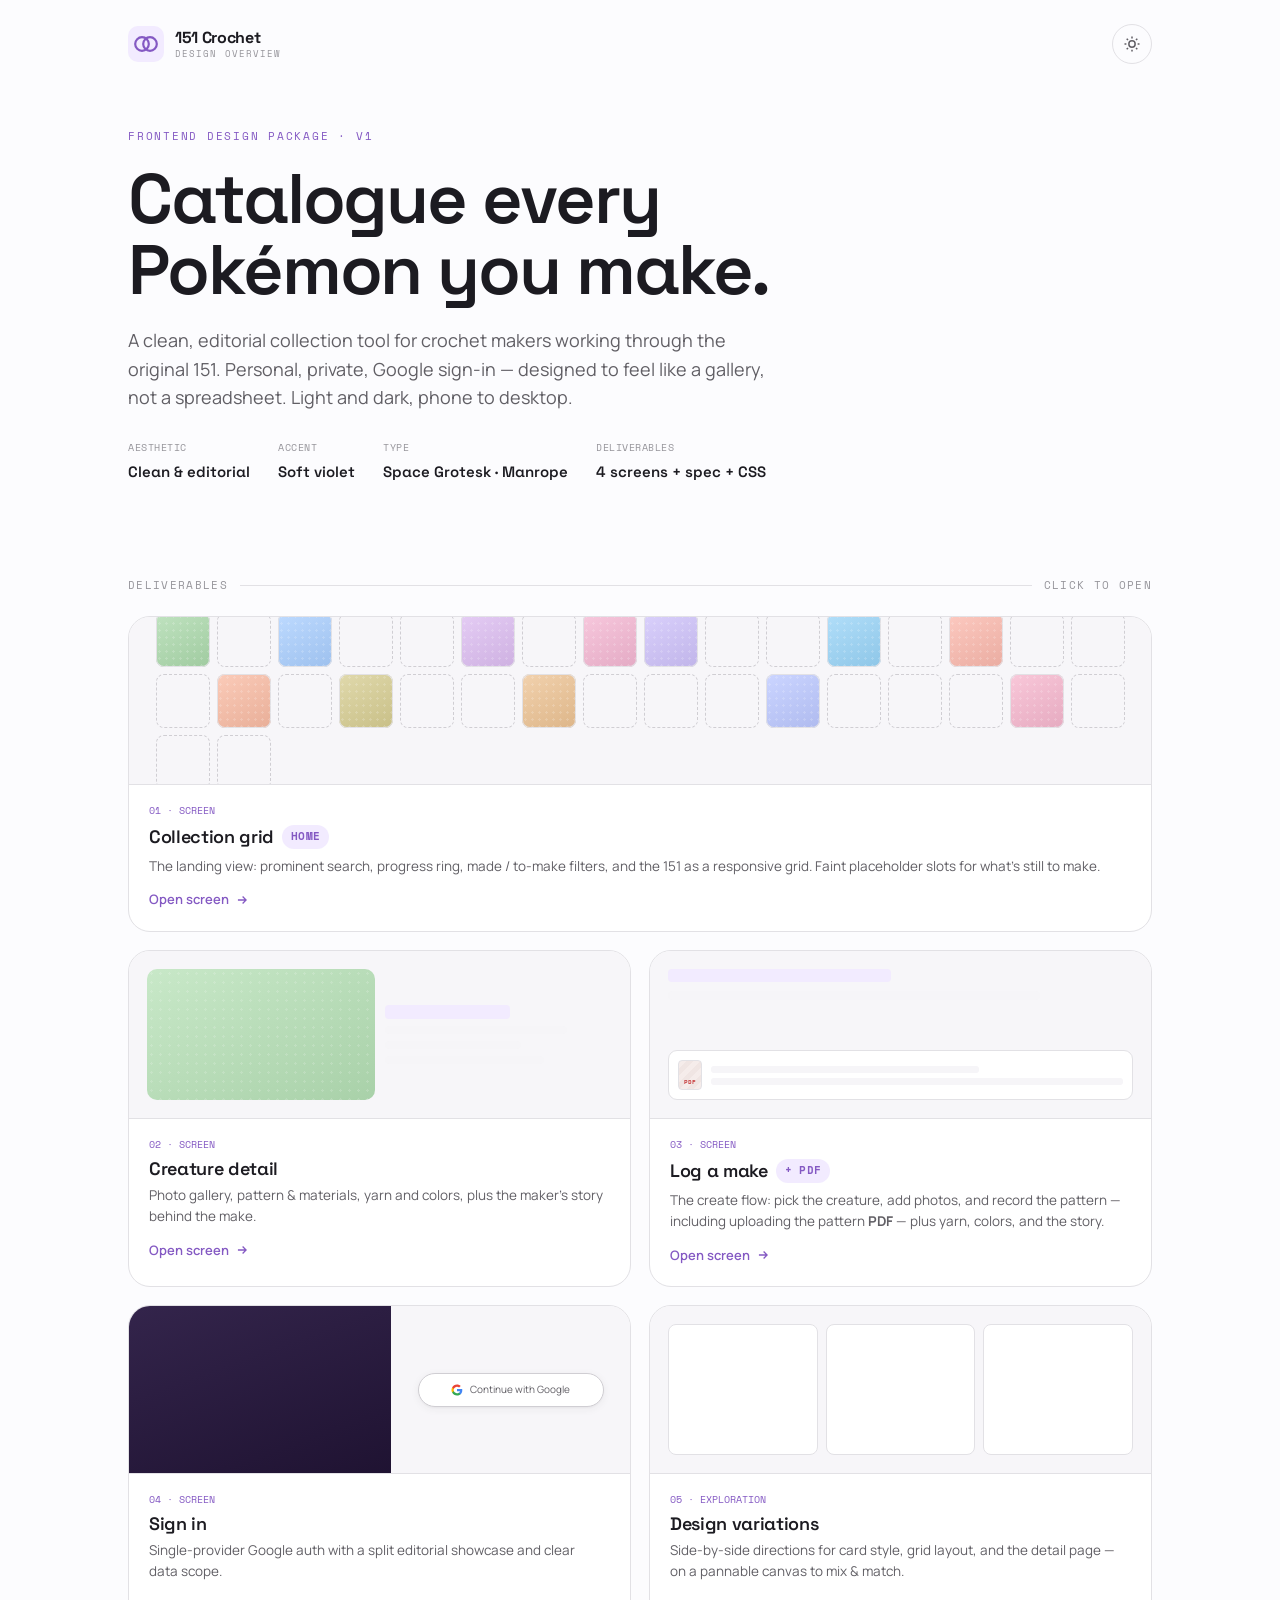
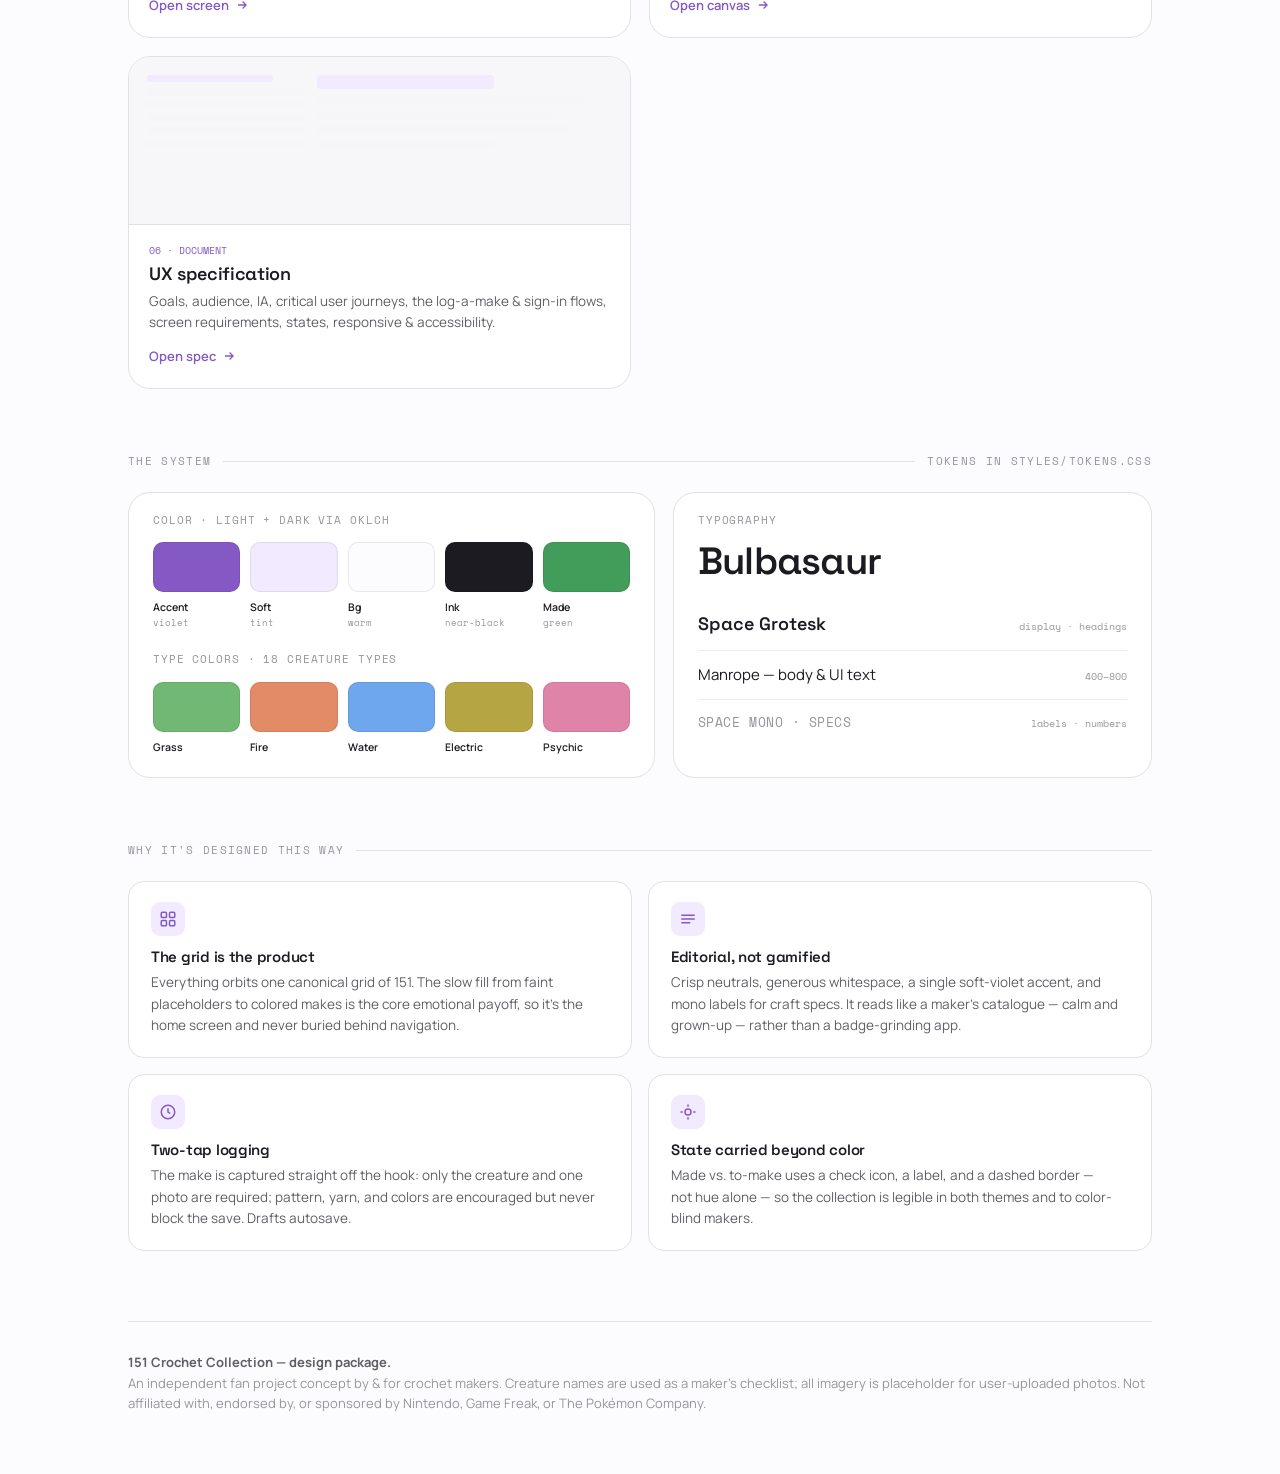
<file: index.html>
<!DOCTYPE html>
<html lang="en" data-theme="light">
<head>
<meta charset="UTF-8">
<meta name="viewport" content="width=device-width, initial-scale=1">
<title>151 Crochet — Design Overview</title>
<link rel="preconnect" href="https://fonts.googleapis.com">
<link rel="preconnect" href="https://fonts.gstatic.com" crossorigin>
<link href="https://fonts.googleapis.com/css2?family=Space+Grotesk:wght@400;500;600;700&family=Manrope:wght@400;500;600;700;800&family=Space+Mono:wght@400;700&display=swap" rel="stylesheet">
<link rel="stylesheet" href="styles/tokens.css">
<style>
/* ============================================================
   Layout wrapper
   ============================================================ */
.wrap { max-width: 1080px; margin: 0 auto; padding: 0 28px; }

/* ============================================================
   Top nav
   ============================================================ */
.top {
  display: flex; align-items: center; justify-content: space-between;
  padding: 24px 0;
}
.top .brand { display: flex; align-items: center; gap: 11px; }
.top .brand .mark { width: 36px; height: 36px; flex-shrink: 0; }
.top .brand .wm { display: flex; flex-direction: column; line-height: 1; }
.top .brand .wm b {
  font-family: var(--font-display); font-weight: 700; font-size: 16px;
  text-transform: none; white-space: nowrap; letter-spacing: -0.02em;
}
.top .brand .wm span {
  font-family: var(--font-mono); font-size: 9px; letter-spacing: 0.12em;
  color: var(--text-faint); text-transform: uppercase; margin-top: 3px;
}

.icon-btn {
  width: 40px; height: 40px; display: grid; place-items: center;
  border-radius: var(--r-pill); color: var(--text-muted);
  border: 1px solid var(--border);
  transition: background var(--dur) var(--ease), color var(--dur) var(--ease);
}
.icon-btn:hover { background: var(--surface-2); color: var(--text); }

/* ============================================================
   Hero
   ============================================================ */
.hero { padding: 40px 0 30px; }
.hero .kicker {
  font-family: var(--font-mono); font-size: 11px; letter-spacing: 0.16em;
  text-transform: uppercase; color: var(--accent);
}
.hero h1 {
  font-size: clamp(38px, 6vw, 70px); font-weight: 600;
  margin: 18px 0 0; letter-spacing: -0.03em; line-height: 1.02;
}
.hero p {
  font-size: 18px; color: var(--text-muted); max-width: 60ch;
  margin-top: 20px; line-height: 1.6;
}
.hero .specs { display: flex; gap: 28px; flex-wrap: wrap; margin-top: 28px; }
.hero .specs .spec .k {
  font-family: var(--font-mono); font-size: 10px; text-transform: uppercase;
  letter-spacing: 0.05em; color: var(--text-faint);
}
.hero .specs .spec .v {
  font-family: var(--font-display); font-size: 15px; font-weight: 600; margin-top: 4px;
}

/* ============================================================
   Section label
   ============================================================ */
.seclab {
  font-family: var(--font-mono); font-size: 11px; letter-spacing: 0.12em;
  text-transform: uppercase; color: var(--text-faint);
  display: flex; align-items: center; gap: 12px; margin: 64px 0 22px;
}
.seclab .ln { flex: 1; height: 1px; background: var(--border); }

/* ============================================================
   Deliverable cards
   ============================================================ */
.deliverables { display: grid; grid-template-columns: repeat(2, 1fr); gap: 18px; }

.dcard {
  display: block; border: 1px solid var(--border); border-radius: var(--r-lg);
  background: var(--surface); overflow: hidden;
  transition: transform var(--dur) var(--ease-out), box-shadow var(--dur) var(--ease),
              border-color var(--dur) var(--ease);
}
.dcard:hover { transform: translateY(-4px); box-shadow: var(--shadow-md); border-color: var(--border-strong); }
.dcard.wide { grid-column: span 2; }

.dcard .thumb {
  height: 168px; position: relative; overflow: hidden;
  border-bottom: 1px solid var(--border); background: var(--bg-subtle);
}
.dcard .body { padding: 18px 20px 20px; }
.dcard .body .n { font-family: var(--font-mono); font-size: 10px; color: var(--accent); }
.dcard .body h3 { font-size: 18px; font-weight: 600; margin-top: 6px; display: flex; align-items: center; gap: 8px; }
.dcard .body p { font-size: 13.5px; color: var(--text-muted); margin-top: 7px; line-height: 1.55; }
.dcard .body .go {
  display: inline-flex; align-items: center; gap: 6px; margin-top: 13px;
  font-size: 13px; font-weight: 600; color: var(--accent);
}

/* ============================================================
   Thumbnail mini-renders inside card thumbs
   ============================================================ */

/* Collection grid */
.tg {
  position: absolute; inset: 16px;
  display: grid; gap: 7px;
  grid-template-columns: repeat(auto-fill, 54px);
  grid-auto-rows: 54px;
  justify-content: center; align-content: center;
}
.tcell { border-radius: 8px; position: relative; }
.tcell.made { box-shadow: inset 0 0 0 1px var(--border); }
.tcell.made::after {
  content: ""; position: absolute; inset: 0; border-radius: 8px;
  background-image: radial-gradient(oklch(1 0 0 / 0.18) 1px, transparent 1.2px);
  background-size: 7px 7px;
}
.tcell.todo { border: 1px dashed var(--border-strong); background: var(--bg-subtle); }

/* Detail page */
.thumb.det { display: grid; grid-template-columns: 1fr 1fr; gap: 10px; padding: 18px; }
.thumb.det .hero-ph {
  border-radius: 10px;
  background: linear-gradient(150deg, oklch(0.90 0.055 145), oklch(0.82 0.07 145));
  position: relative;
}
.thumb.det .hero-ph::after {
  content: ""; position: absolute; inset: 0; border-radius: 10px;
  background-image: radial-gradient(oklch(1 0 0 / 0.16) 1px, transparent 1.2px);
  background-size: 9px 9px;
}
.thumb.det .lines { display: flex; flex-direction: column; gap: 7px; justify-content: center; }
.thumb.det .lines i { height: 8px; border-radius: 4px; background: var(--surface-2); display: block; }
.thumb.det .lines i.t { width: 55%; height: 14px; background: var(--accent-soft); }

/* Auth / sign-in */
.thumb.auth { display: flex; }
.thumb.auth .l { flex: 1.1; background: linear-gradient(160deg, oklch(0.30 0.07 300), oklch(0.22 0.06 300)); }
.thumb.auth .r { flex: 1; display: grid; place-items: center; }
.thumb.auth .g {
  width: 78%; height: 34px; border-radius: 999px;
  background: var(--surface); border: 1px solid var(--border-strong);
  display: flex; align-items: center; justify-content: center; gap: 7px;
  font-size: 10px; color: var(--text-muted); box-shadow: var(--shadow-sm);
}

/* Spec */
.thumb.spec { padding: 18px; display: flex; gap: 12px; }
.thumb.spec .toc { width: 34%; display: flex; flex-direction: column; gap: 6px; }
.thumb.spec .toc i { height: 7px; border-radius: 3px; background: var(--surface-2); }
.thumb.spec .toc i:first-child { background: var(--accent-soft); width: 80%; }
.thumb.spec .main { flex: 1; display: flex; flex-direction: column; gap: 7px; }
.thumb.spec .main i { height: 8px; border-radius: 4px; background: var(--surface-2); }
.thumb.spec .main i.h { width: 60%; height: 14px; background: var(--accent-soft); }

/* Variations */
.thumb.var { display: grid; grid-template-columns: repeat(3, 1fr); gap: 8px; padding: 18px; }
.thumb.var .ab { border: 1px solid var(--border); border-radius: 8px; background: var(--surface); }

/* Log a make */
.thumb.make { padding: 18px; display: flex; flex-direction: column; gap: 9px; }
.thumb.make .ln { height: 9px; border-radius: 4px; background: var(--surface-2); }
.thumb.make .ln.t { width: 48%; height: 13px; background: var(--accent-soft); }
.thumb.make .pdfm {
  display: flex; align-items: center; gap: 9px;
  border: 1px solid var(--border); border-radius: 9px; padding: 9px;
  background: var(--surface); margin-top: auto;
}
.thumb.make .pdfm .ic {
  width: 24px; height: 30px; border-radius: 4px; flex-shrink: 0;
  background: repeating-linear-gradient(135deg, oklch(0.95 0.01 30) 0 5px, oklch(0.93 0.012 30) 5px 10px);
  border: 1px solid var(--border);
  display: grid; place-items: end center; padding-bottom: 3px;
}
html[data-theme="dark"] .thumb.make .pdfm .ic {
  background: repeating-linear-gradient(135deg, oklch(0.30 0.01 30) 0 5px, oklch(0.27 0.012 30) 5px 10px);
}
.thumb.make .pdfm .ic b { font-family: var(--font-mono); font-size: 6px; color: oklch(0.55 0.18 25); }
.thumb.make .pdfm .mln { flex: 1; display: flex; flex-direction: column; gap: 5px; }
.thumb.make .pdfm .mln i { height: 7px; border-radius: 3px; background: var(--surface-2); }
.thumb.make .pdfm .mln i:first-child { width: 65%; }

/* ============================================================
   Design system panels
   ============================================================ */
.sys { display: grid; grid-template-columns: 1.1fr 1fr; gap: 18px; }

.panel { border: 1px solid var(--border); border-radius: var(--r-lg); background: var(--surface); padding: 22px 24px; }
.panel h4 {
  font-family: var(--font-mono); font-size: 11px; text-transform: uppercase;
  letter-spacing: 0.08em; color: var(--text-faint); font-weight: 400; margin-bottom: 16px;
}

.sw-grid { display: grid; grid-template-columns: repeat(5, 1fr); gap: 10px; }
.swx .c { height: 50px; border-radius: 10px; border: 1px solid oklch(0 0 0 / 0.08); }
.swx .l { font-size: 10.5px; font-weight: 600; margin-top: 7px; }
.swx .h { font-family: var(--font-mono); font-size: 9px; color: var(--text-faint); }

.type-spec .big {
  font-family: var(--font-display); font-size: 38px; font-weight: 600;
  letter-spacing: -0.02em; line-height: 1;
}
.type-spec .row {
  display: flex; align-items: baseline; justify-content: space-between;
  padding: 12px 0; border-bottom: 1px solid var(--border-soft);
}
.type-spec .row:last-child { border-bottom: 0; }
.type-spec .row .name { font-size: 14px; }
.type-spec .row .meta { font-family: var(--font-mono); font-size: 10px; color: var(--text-faint); }

/* ============================================================
   Reasoning cards
   ============================================================ */
.reasoning { display: grid; grid-template-columns: repeat(2, 1fr); gap: 16px; }

.rcard { border: 1px solid var(--border); border-radius: var(--r-md); padding: 20px 22px; background: var(--surface); }
.rcard .ic {
  width: 34px; height: 34px; border-radius: 9px;
  background: var(--accent-soft); color: var(--accent);
  display: grid; place-items: center; margin-bottom: 13px;
}
.rcard h4 { font-family: var(--font-display); font-size: 15px; font-weight: 600; }
.rcard p { font-size: 13.5px; color: var(--text-muted); margin-top: 7px; line-height: 1.6; }

/* ============================================================
   Footer
   ============================================================ */
.foot {
  border-top: 1px solid var(--border); margin-top: 70px;
  padding: 30px 0 60px; color: var(--text-faint); font-size: 13px; line-height: 1.6;
}

/* ============================================================
   Responsive
   ============================================================ */
@media (max-width: 760px) {
  .wrap { padding: 0 18px; }
  .deliverables { grid-template-columns: 1fr; }
  .dcard.wide { grid-column: span 1; }
  .sys, .reasoning { grid-template-columns: 1fr; }
}
</style>
</head>
<body>
<div class="wrap">

  <!-- Top navigation -->
  <header class="top">
    <a class="brand" href="index.html" aria-label="151 Crochet — home">
      <svg class="mark" viewBox="0 0 36 36" fill="none" aria-hidden="true">
        <rect width="36" height="36" rx="10" fill="var(--accent-soft)"/>
        <circle cx="14" cy="18" r="6.8" stroke="var(--accent)" stroke-width="2.2"/>
        <circle cx="22" cy="18" r="6.8" stroke="var(--accent)" stroke-width="2.2"/>
      </svg>
      <span class="wm"><b>151 Crochet</b><span>Design Overview</span></span>
    </a>
    <button class="icon-btn" id="themeBtn" aria-label="Toggle light / dark theme">
      <svg width="18" height="18" viewBox="0 0 24 24" fill="none" stroke="currentColor" stroke-width="2" aria-hidden="true">
        <circle cx="12" cy="12" r="4.2"/>
        <path d="M12 2v2.5M12 19.5V22M4.9 4.9l1.8 1.8M17.3 17.3l1.8 1.8M2 12h2.5M19.5 12H22M4.9 19.1l1.8-1.8M17.3 6.7l1.8-1.8"/>
      </svg>
    </button>
  </header>

  <!-- Hero -->
  <section class="hero">
    <div class="kicker">Frontend design package · v1</div>
    <h1>Catalogue every<br>Pokémon you make.</h1>
    <p>A clean, editorial collection tool for crochet makers working through the original 151. Personal, private, Google sign-in — designed to feel like a gallery, not a spreadsheet. Light and dark, phone to desktop.</p>
    <div class="specs" aria-label="Design specs">
      <div class="spec"><div class="k">Aesthetic</div><div class="v">Clean &amp; editorial</div></div>
      <div class="spec"><div class="k">Accent</div><div class="v">Soft violet</div></div>
      <div class="spec"><div class="k">Type</div><div class="v">Space Grotesk · Manrope</div></div>
      <div class="spec"><div class="k">Deliverables</div><div class="v">4 screens + spec + CSS</div></div>
    </div>
  </section>

  <!-- Deliverables -->
  <div class="seclab" aria-hidden="true">Deliverables <span class="ln"></span> click to open</div>
  <nav class="deliverables" aria-label="Design deliverables">

    <!-- 01 · Collection grid (wide) -->
    <a class="dcard wide" href="Collection.html">
      <div class="thumb" aria-hidden="true">
        <div class="tg" id="tgGrid"></div>
      </div>
      <div class="body">
        <div class="n">01 · SCREEN</div>
        <h3>Collection grid <span class="badge badge-accent">home</span></h3>
        <p>The landing view: prominent search, progress ring, made / to-make filters, and the 151 as a responsive grid. Faint placeholder slots for what's still to make.</p>
        <span class="go">Open screen <svg width="14" height="14" viewBox="0 0 24 24" fill="none" stroke="currentColor" stroke-width="2.2" aria-hidden="true"><path d="M5 12h14M13 6l6 6-6 6"/></svg></span>
      </div>
    </a>

    <!-- 02 · Creature detail -->
    <a class="dcard" href="Detail.html">
      <div class="thumb det" aria-hidden="true">
        <div class="hero-ph"></div>
        <div class="lines">
          <i class="t"></i>
          <i style="width:80%"></i>
          <i style="width:60%"></i>
          <i style="width:70%"></i>
        </div>
      </div>
      <div class="body">
        <div class="n">02 · SCREEN</div>
        <h3>Creature detail</h3>
        <p>Photo gallery, pattern &amp; materials, yarn and colors, plus the maker's story behind the make.</p>
        <span class="go">Open screen <svg width="14" height="14" viewBox="0 0 24 24" fill="none" stroke="currentColor" stroke-width="2.2" aria-hidden="true"><path d="M5 12h14M13 6l6 6-6 6"/></svg></span>
      </div>
    </a>

    <!-- 03 · Log a make -->
    <a class="dcard" href="LogMake.html">
      <div class="thumb make" aria-hidden="true">
        <div class="ln t"></div>
        <div class="ln" style="width:80%"></div>
        <div class="pdfm">
          <span class="ic"><b>PDF</b></span>
          <span class="mln"><i></i><i></i></span>
        </div>
      </div>
      <div class="body">
        <div class="n">03 · SCREEN</div>
        <h3>Log a make <span class="badge badge-accent">+ PDF</span></h3>
        <p>The create flow: pick the creature, add photos, and record the pattern — including uploading the pattern <strong>PDF</strong> — plus yarn, colors, and the story.</p>
        <span class="go">Open screen <svg width="14" height="14" viewBox="0 0 24 24" fill="none" stroke="currentColor" stroke-width="2.2" aria-hidden="true"><path d="M5 12h14M13 6l6 6-6 6"/></svg></span>
      </div>
    </a>

    <!-- 04 · Sign in -->
    <a class="dcard" href="SignIn.html">
      <div class="thumb auth" aria-hidden="true">
        <div class="l"></div>
        <div class="r">
          <div class="g">
            <svg width="12" height="12" viewBox="0 0 24 24" aria-hidden="true">
              <path fill="#4285F4" d="M22.56 12.25c0-.78-.07-1.53-.2-2.25H12v4.26h5.92a5.06 5.06 0 0 1-2.2 3.32v2.77h3.57c2.08-1.92 3.27-4.74 3.27-8.1z"/>
              <path fill="#34A853" d="M12 23c2.97 0 5.46-.98 7.28-2.66l-3.57-2.77c-.98.66-2.23 1.06-3.71 1.06-2.86 0-5.29-1.93-6.16-4.53H2.18v2.84A11 11 0 0 0 12 23z"/>
              <path fill="#FBBC05" d="M5.84 14.1a6.6 6.6 0 0 1 0-4.2V7.06H2.18a11 11 0 0 0 0 9.88l3.66-2.84z"/>
              <path fill="#EA4335" d="M12 5.38c1.62 0 3.06.56 4.21 1.64l3.15-3.15C17.45 2.09 14.97 1 12 1A11 11 0 0 0 2.18 7.06l3.66 2.84C6.71 7.3 9.14 5.38 12 5.38z"/>
            </svg>
            Continue with Google
          </div>
        </div>
      </div>
      <div class="body">
        <div class="n">04 · SCREEN</div>
        <h3>Sign in</h3>
        <p>Single-provider Google auth with a split editorial showcase and clear data scope.</p>
        <span class="go">Open screen <svg width="14" height="14" viewBox="0 0 24 24" fill="none" stroke="currentColor" stroke-width="2.2" aria-hidden="true"><path d="M5 12h14M13 6l6 6-6 6"/></svg></span>
      </div>
    </a>

    <!-- 05 · Design variations -->
    <a class="dcard" href="Variations.html">
      <div class="thumb var" aria-hidden="true">
        <div class="ab"></div>
        <div class="ab"></div>
        <div class="ab"></div>
      </div>
      <div class="body">
        <div class="n">05 · EXPLORATION</div>
        <h3>Design variations</h3>
        <p>Side-by-side directions for card style, grid layout, and the detail page — on a pannable canvas to mix &amp; match.</p>
        <span class="go">Open canvas <svg width="14" height="14" viewBox="0 0 24 24" fill="none" stroke="currentColor" stroke-width="2.2" aria-hidden="true"><path d="M5 12h14M13 6l6 6-6 6"/></svg></span>
      </div>
    </a>

    <!-- 06 · UX specification -->
    <a class="dcard" href="Spec.html">
      <div class="thumb spec" aria-hidden="true">
        <div class="toc"><i></i><i></i><i></i><i></i><i></i><i></i></div>
        <div class="main">
          <i class="h"></i>
          <i style="width:90%"></i>
          <i style="width:80%"></i>
          <i style="width:85%"></i>
          <i style="width:60%"></i>
        </div>
      </div>
      <div class="body">
        <div class="n">06 · DOCUMENT</div>
        <h3>UX specification</h3>
        <p>Goals, audience, IA, critical user journeys, the log-a-make &amp; sign-in flows, screen requirements, states, responsive &amp; accessibility.</p>
        <span class="go">Open spec <svg width="14" height="14" viewBox="0 0 24 24" fill="none" stroke="currentColor" stroke-width="2.2" aria-hidden="true"><path d="M5 12h14M13 6l6 6-6 6"/></svg></span>
      </div>
    </a>

  </nav>

  <!-- Design system -->
  <div class="seclab" aria-hidden="true">The system <span class="ln"></span> tokens in styles/tokens.css</div>
  <div class="sys">
    <div class="panel">
      <h4>Color · light + dark via oklch</h4>
      <div class="sw-grid" aria-label="Color swatches">
        <div class="swx"><div class="c" style="background:var(--accent)"></div><div class="l">Accent</div><div class="h">violet</div></div>
        <div class="swx"><div class="c" style="background:var(--accent-soft)"></div><div class="l">Soft</div><div class="h">tint</div></div>
        <div class="swx"><div class="c" style="background:var(--bg)"></div><div class="l">Bg</div><div class="h">warm</div></div>
        <div class="swx"><div class="c" style="background:var(--text)"></div><div class="l">Ink</div><div class="h">near-black</div></div>
        <div class="swx"><div class="c" style="background:var(--good)"></div><div class="l">Made</div><div class="h">green</div></div>
      </div>
      <h4 style="margin-top:24px">Type colors · 18 creature types</h4>
      <div class="sw-grid" id="typeSwatches" aria-label="Type color swatches"></div>
    </div>

    <div class="panel type-spec">
      <h4>Typography</h4>
      <div class="big">Bulbasaur</div>
      <div style="margin-top:18px">
        <div class="row">
          <span class="name" style="font-family:var(--font-display);font-weight:600;font-size:18px">Space Grotesk</span>
          <span class="meta">display · headings</span>
        </div>
        <div class="row">
          <span class="name" style="font-family:var(--font-body);font-size:15px">Manrope — body &amp; UI text</span>
          <span class="meta">400–800</span>
        </div>
        <div class="row">
          <span class="name mono" style="font-size:13px">SPACE MONO · SPECS</span>
          <span class="meta">labels · numbers</span>
        </div>
      </div>
    </div>
  </div>

  <!-- Design reasoning -->
  <div class="seclab" aria-hidden="true">Why it's designed this way <span class="ln"></span></div>
  <div class="reasoning">

    <div class="rcard">
      <div class="ic" aria-hidden="true">
        <svg width="18" height="18" viewBox="0 0 24 24" fill="none" stroke="currentColor" stroke-width="2">
          <rect x="3" y="3" width="7" height="7" rx="1.5"/>
          <rect x="14" y="3" width="7" height="7" rx="1.5"/>
          <rect x="3" y="14" width="7" height="7" rx="1.5"/>
          <rect x="14" y="14" width="7" height="7" rx="1.5"/>
        </svg>
      </div>
      <h4>The grid is the product</h4>
      <p>Everything orbits one canonical grid of 151. The slow fill from faint placeholders to colored makes is the core emotional payoff, so it's the home screen and never buried behind navigation.</p>
    </div>

    <div class="rcard">
      <div class="ic" aria-hidden="true">
        <svg width="18" height="18" viewBox="0 0 24 24" fill="none" stroke="currentColor" stroke-width="2">
          <path d="M3 7h18M3 12h18M3 17h12"/>
        </svg>
      </div>
      <h4>Editorial, not gamified</h4>
      <p>Crisp neutrals, generous whitespace, a single soft-violet accent, and mono labels for craft specs. It reads like a maker's catalogue — calm and grown-up — rather than a badge-grinding app.</p>
    </div>

    <div class="rcard">
      <div class="ic" aria-hidden="true">
        <svg width="18" height="18" viewBox="0 0 24 24" fill="none" stroke="currentColor" stroke-width="2">
          <circle cx="12" cy="12" r="9"/><path d="M12 7v5l3 2"/>
        </svg>
      </div>
      <h4>Two-tap logging</h4>
      <p>The make is captured straight off the hook: only the creature and one photo are required; pattern, yarn, and colors are encouraged but never block the save. Drafts autosave.</p>
    </div>

    <div class="rcard">
      <div class="ic" aria-hidden="true">
        <svg width="18" height="18" viewBox="0 0 24 24" fill="none" stroke="currentColor" stroke-width="2">
          <circle cx="12" cy="12" r="4"/><path d="M12 2v3M12 19v3M2 12h3M19 12h3"/>
        </svg>
      </div>
      <h4>State carried beyond color</h4>
      <p>Made vs. to-make uses a check icon, a label, and a dashed border — not hue alone — so the collection is legible in both themes and to color-blind makers.</p>
    </div>

  </div>

  <footer class="foot">
    <strong style="color:var(--text-muted)">151 Crochet Collection — design package.</strong><br>
    An independent fan project concept by &amp; for crochet makers. Creature names are used as a maker's checklist; all imagery is placeholder for user-uploaded photos. Not affiliated with, endorsed by, or sponsored by Nintendo, Game Freak, or The Pokémon Company.
  </footer>

</div><!-- /.wrap -->

<script>
/* Theme persistence */
const root = document.documentElement;
const saved = localStorage.getItem('theme151');
if (saved) root.dataset.theme = saved;

document.getElementById('themeBtn').addEventListener('click', () => {
  const next = root.dataset.theme === 'dark' ? 'light' : 'dark';
  root.dataset.theme = next;
  localStorage.setItem('theme151', next);
});

/* Collection grid thumbnail */
const hues = [145, 42, 255, 100, 80, 312, 70, 350, 295, 215, 275, 235, 85, 30, 355, 120];
const made = new Set([0, 2, 5, 7, 8, 11, 13, 17, 19, 22, 26, 30]);
let cells = '';
for (let i = 0; i < 34; i++) {
  const h = hues[i % hues.length];
  const m = made.has(i);
  const bg = m ? `background:linear-gradient(150deg,oklch(0.88 0.06 ${h}),oklch(0.80 0.075 ${h}))` : '';
  cells += `<div class="tcell ${m ? 'made' : 'todo'}" style="${bg}"></div>`;
}
document.getElementById('tgGrid').innerHTML = cells;

/* Type swatches */
const types = [['Grass',145],['Fire',42],['Water',255],['Electric',100],['Psychic',355]];
document.getElementById('typeSwatches').innerHTML = types.map(([name, h]) =>
  `<div class="swx"><div class="c" style="background:oklch(0.72 0.12 ${h})"></div><div class="l">${name}</div></div>`
).join('');
</script>
</body>
</html>
</file>
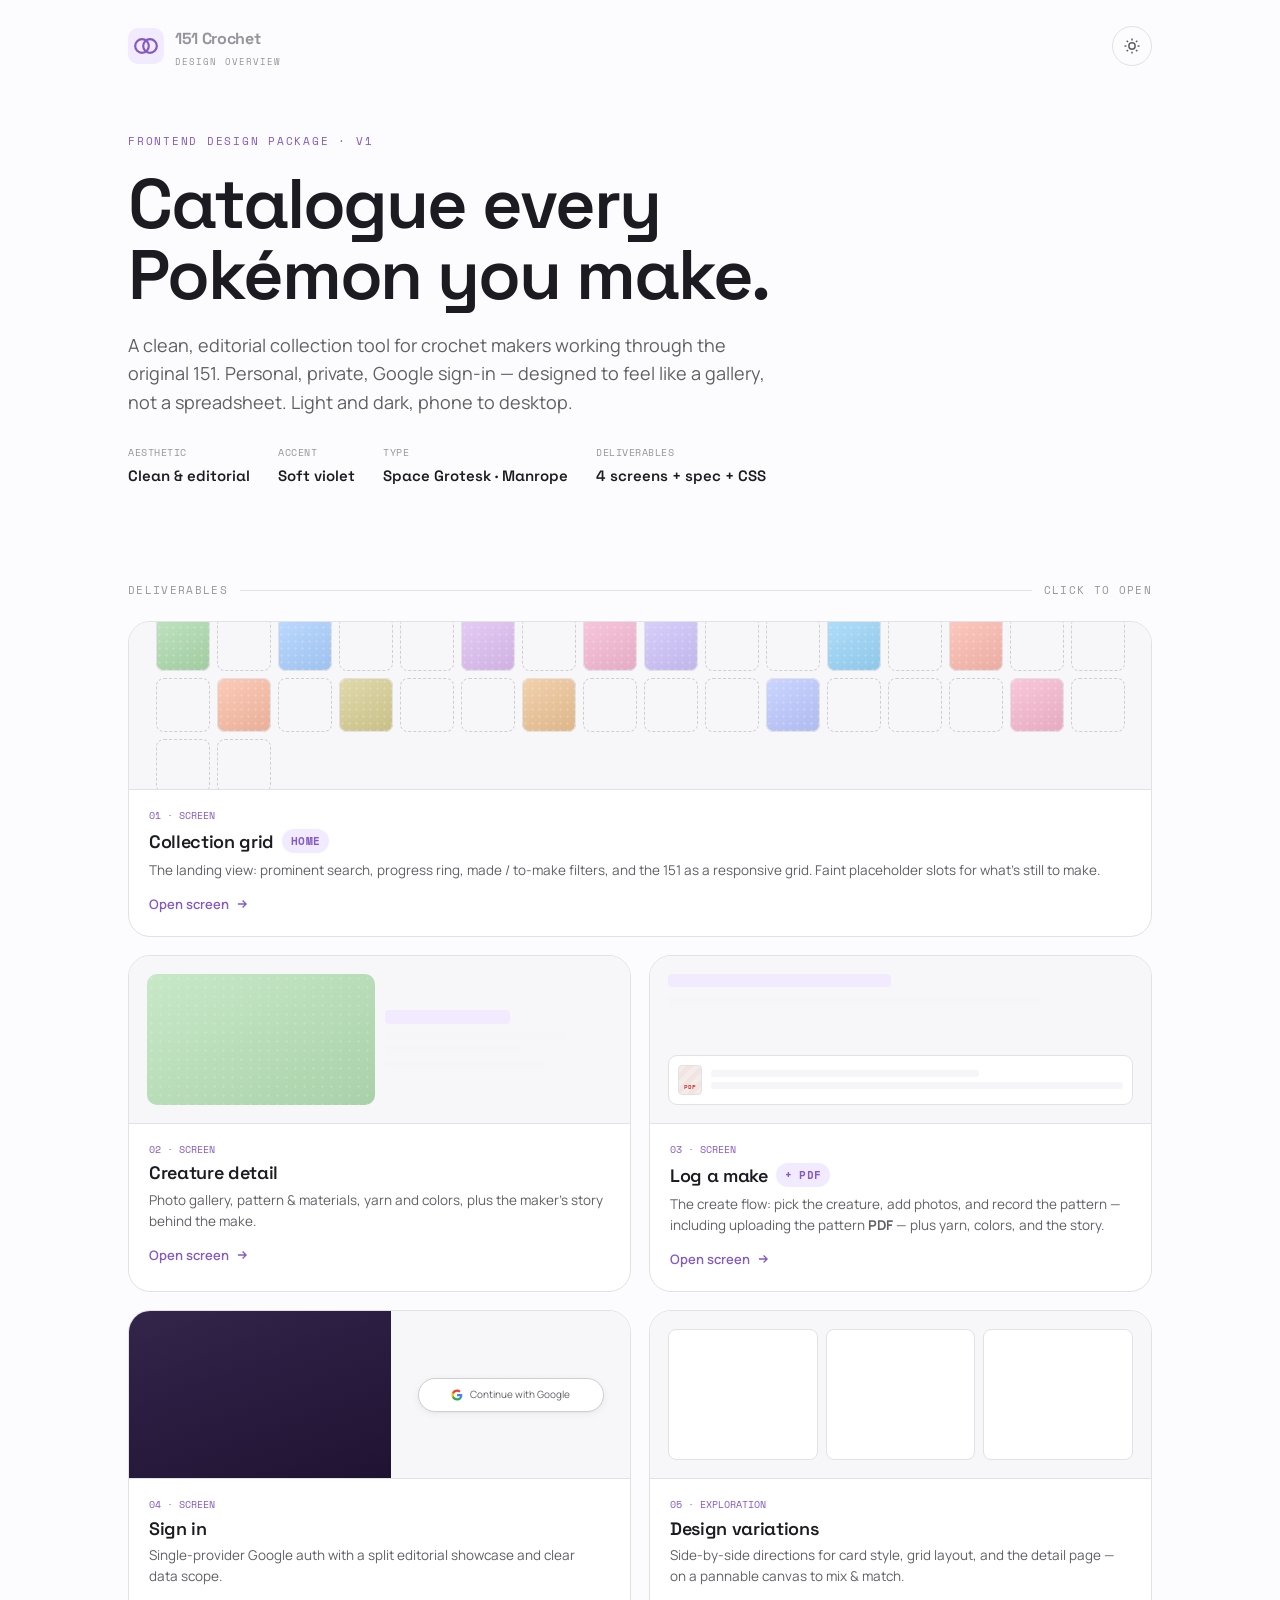
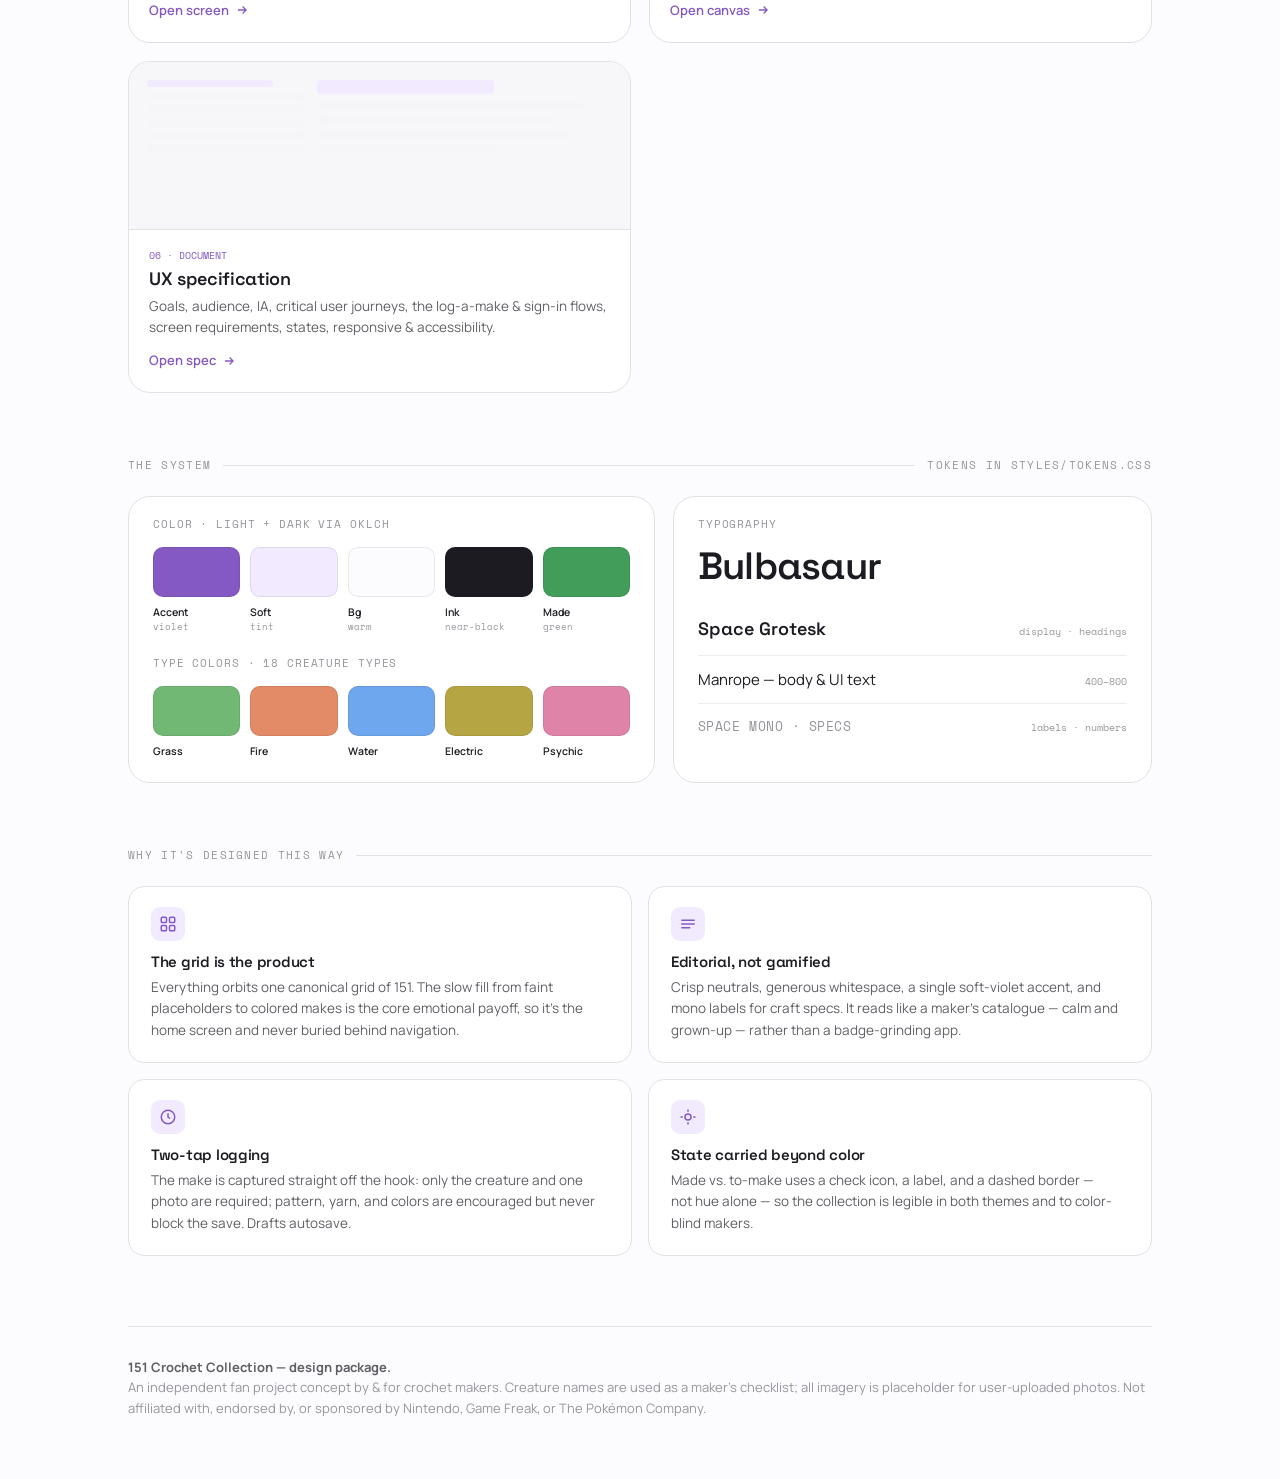
<file: project/index.html>
<!DOCTYPE html>
<html lang="en" data-theme="light">
<head>
<meta charset="UTF-8">
<meta name="viewport" content="width=device-width, initial-scale=1">
<title>151 Crochet — Design Overview</title>
<link rel="preconnect" href="https://fonts.googleapis.com">
<link rel="preconnect" href="https://fonts.gstatic.com" crossorigin>
<link href="https://fonts.googleapis.com/css2?family=Space+Grotesk:wght@400;500;600;700&family=Manrope:wght@400;500;600;700;800&family=Space+Mono:wght@400;700&display=swap" rel="stylesheet">
<link rel="stylesheet" href="styles/tokens.css">
<style>
.wrap { max-width: 1080px; margin: 0 auto; padding: 0 28px; }
.top { display: flex; align-items: center; justify-content: space-between; padding: 24px 0; }
.top .brand { display: flex; align-items: center; gap: 11px; }
.top .brand .mark { width: 36px; height: 36px; }
.top .brand b { font-family: var(--font-display); font-weight: 700; font-size: 16px; text-transform: none; white-space: nowrap; letter-spacing: -0.02em; }
.top .brand span { display:block; font-family: var(--font-mono); font-size: 9px; letter-spacing: 0.12em; color: var(--text-faint); text-transform: uppercase; margin-top: 3px; }
.icon-btn { width: 40px; height: 40px; display: grid; place-items: center; border-radius: var(--r-pill); color: var(--text-muted); border: 1px solid var(--border); }
.icon-btn:hover { background: var(--surface-2); color: var(--text); }

/* hero */
.hero { padding: 40px 0 30px; }
.hero .kicker { font-family: var(--font-mono); font-size: 11px; letter-spacing: 0.16em; text-transform: uppercase; color: var(--accent); }
.hero h1 { font-size: clamp(38px, 6vw, 70px); font-weight: 600; margin: 18px 0 0; letter-spacing: -0.03em; line-height: 1.02; }
.hero p { font-size: 18px; color: var(--text-muted); max-width: 60ch; margin-top: 20px; line-height: 1.6; }
.hero .specs { display: flex; gap: 28px; flex-wrap: wrap; margin-top: 28px; }
.hero .specs div .k { font-family: var(--font-mono); font-size: 10px; text-transform: uppercase; letter-spacing: 0.05em; color: var(--text-faint); }
.hero .specs div .v { font-family: var(--font-display); font-size: 15px; font-weight: 600; margin-top: 4px; }

/* section label */
.seclab { font-family: var(--font-mono); font-size: 11px; letter-spacing: 0.12em; text-transform: uppercase; color: var(--text-faint);
  display: flex; align-items: center; gap: 12px; margin: 64px 0 22px; }
.seclab .ln { flex: 1; height: 1px; background: var(--border); }

/* deliverable cards */
.deliverables { display: grid; grid-template-columns: repeat(2, 1fr); gap: 18px; }
.dcard { display: block; border: 1px solid var(--border); border-radius: var(--r-lg); background: var(--surface); overflow: hidden;
  transition: transform var(--dur) var(--ease-out), box-shadow var(--dur) var(--ease), border-color var(--dur) var(--ease); }
.dcard:hover { transform: translateY(-4px); box-shadow: var(--shadow-md); border-color: var(--border-strong); }
.dcard .thumb { height: 168px; position: relative; overflow: hidden; border-bottom: 1px solid var(--border); background: var(--bg-subtle); }
.dcard .body { padding: 18px 20px 20px; }
.dcard .body .n { font-family: var(--font-mono); font-size: 10px; color: var(--accent); }
.dcard .body h3 { font-size: 18px; font-weight: 600; margin-top: 6px; display: flex; align-items: center; gap: 8px; }
.dcard .body p { font-size: 13.5px; color: var(--text-muted); margin-top: 7px; line-height: 1.55; }
.dcard .body .go { display: inline-flex; align-items: center; gap: 6px; margin-top: 13px; font-size: 13px; font-weight: 600; color: var(--accent); }
.dcard.wide { grid-column: span 2; }

/* mini thumb renders */
.tg { position: absolute; inset: 16px; display: grid; gap: 7px; grid-template-columns: repeat(auto-fill, 54px); grid-auto-rows: 54px; justify-content: center; align-content: center; }
.tcell { border-radius: 8px; position: relative; }
.tcell.made { box-shadow: inset 0 0 0 1px var(--border); }
.tcell.made::after{content:"";position:absolute;inset:0;border-radius:8px;background-image:radial-gradient(oklch(1 0 0 /0.18) 1px,transparent 1.2px);background-size:7px 7px;}
.tcell.todo { border: 1px dashed var(--border-strong); background: var(--bg-subtle); }
.thumb.det { display: grid; grid-template-columns: 1fr 1fr; gap: 10px; padding: 18px; }
.thumb.det .hero-ph { border-radius: 10px; background: linear-gradient(150deg, oklch(0.90 0.055 145), oklch(0.82 0.07 145)); position:relative; }
.thumb.det .hero-ph::after{content:"";position:absolute;inset:0;border-radius:10px;background-image:radial-gradient(oklch(1 0 0 /0.16) 1px,transparent 1.2px);background-size:9px 9px;}
.thumb.det .lines { display:flex; flex-direction:column; gap:7px; justify-content:center; }
.thumb.det .lines i { height:8px; border-radius:4px; background:var(--surface-2); display:block; }
.thumb.det .lines i.t { width:55%; height:14px; background:var(--accent-soft); }
.thumb.auth { display:flex; }
.thumb.auth .l { flex:1.1; background: linear-gradient(160deg, oklch(0.30 0.07 300), oklch(0.22 0.06 300)); }
.thumb.auth .r { flex:1; display:grid; place-items:center; }
.thumb.auth .g { width:78%; height:34px; border-radius:999px; background:var(--surface); border:1px solid var(--border-strong); display:flex; align-items:center; justify-content:center; gap:7px; font-size:10px; color:var(--text-muted); box-shadow:var(--shadow-sm); }
.thumb.spec { padding:18px; display:flex; gap:12px; }
.thumb.spec .toc { width:34%; display:flex; flex-direction:column; gap:6px; }
.thumb.spec .toc i { height:7px; border-radius:3px; background:var(--surface-2); }
.thumb.spec .toc i:first-child{ background:var(--accent-soft); width:80%; }
.thumb.spec .main { flex:1; display:flex; flex-direction:column; gap:7px; }
.thumb.spec .main i { height:8px; border-radius:4px; background:var(--surface-2); }
.thumb.spec .main i.h { width:60%; height:14px; background:var(--accent-soft); }
.thumb.var { display:grid; grid-template-columns:repeat(3,1fr); gap:8px; padding:18px; }
.thumb.var .ab { border:1px solid var(--border); border-radius:8px; background:var(--surface); }
.thumb.make { padding:18px; display:flex; flex-direction:column; gap:9px; }
.thumb.make .ln { height:9px; border-radius:4px; background:var(--surface-2); }
.thumb.make .ln.t { width:48%; height:13px; background:var(--accent-soft); }
.thumb.make .pdfm { display:flex; align-items:center; gap:9px; border:1px solid var(--border); border-radius:9px; padding:9px; background:var(--surface); margin-top:auto; }
.thumb.make .pdfm .ic { width:24px; height:30px; border-radius:4px; background:repeating-linear-gradient(135deg,oklch(0.95 0.01 30) 0 5px,oklch(0.93 0.012 30) 5px 10px); border:1px solid var(--border); display:grid; place-items:end center; padding-bottom:3px; }
html[data-theme="dark"] .thumb.make .pdfm .ic { background:repeating-linear-gradient(135deg,oklch(0.30 0.01 30) 0 5px,oklch(0.27 0.012 30) 5px 10px); }
.thumb.make .pdfm .ic b { font-family:var(--font-mono); font-size:6px; color:oklch(0.55 0.18 25); }
.thumb.make .pdfm .mln { flex:1; display:flex; flex-direction:column; gap:5px; }
.thumb.make .pdfm .mln i { height:7px; border-radius:3px; background:var(--surface-2); }
.thumb.make .pdfm .mln i:first-child { width:65%; }

/* system: colors + type */
.sys { display: grid; grid-template-columns: 1.1fr 1fr; gap: 18px; }
.panel { border: 1px solid var(--border); border-radius: var(--r-lg); background: var(--surface); padding: 22px 24px; }
.panel h4 { font-family: var(--font-mono); font-size: 11px; text-transform: uppercase; letter-spacing: 0.08em; color: var(--text-faint); font-weight: 400; margin-bottom: 16px; }
.sw-grid { display: grid; grid-template-columns: repeat(5, 1fr); gap: 10px; }
.swx { }
.swx .c { height: 50px; border-radius: 10px; border: 1px solid oklch(0 0 0 / 0.08); }
.swx .l { font-size: 10.5px; font-weight: 600; margin-top: 7px; }
.swx .h { font-family: var(--font-mono); font-size: 9px; color: var(--text-faint); }
.type-spec .big { font-family: var(--font-display); font-size: 38px; font-weight: 600; letter-spacing: -0.02em; line-height: 1; }
.type-spec .row { display: flex; align-items: baseline; justify-content: space-between; padding: 12px 0; border-bottom: 1px solid var(--border-soft); }
.type-spec .row:last-child { border-bottom: 0; }
.type-spec .row .name { font-size: 14px; }
.type-spec .row .meta { font-family: var(--font-mono); font-size: 10px; color: var(--text-faint); }

/* reasoning */
.reasoning { display: grid; grid-template-columns: repeat(2,1fr); gap: 16px; }
.rcard { border: 1px solid var(--border); border-radius: var(--r-md); padding: 20px 22px; background: var(--surface); }
.rcard .ic { width: 34px; height: 34px; border-radius: 9px; background: var(--accent-soft); color: var(--accent); display: grid; place-items: center; margin-bottom: 13px; }
.rcard h4 { font-family: var(--font-display); font-size: 15px; font-weight: 600; }
.rcard p { font-size: 13.5px; color: var(--text-muted); margin-top: 7px; line-height: 1.6; }

.foot { border-top: 1px solid var(--border); margin-top: 70px; padding: 30px 0 60px; color: var(--text-faint); font-size: 13px; line-height: 1.6; }

@media (max-width: 760px) {
  .deliverables { grid-template-columns: 1fr; }
  .dcard.wide { grid-column: span 1; }
  .sys, .reasoning { grid-template-columns: 1fr; }
  .sw-grid { grid-template-columns: repeat(5, 1fr); }
}
</style>
</head>
<body>
<div class="wrap">
  <header class="top">
    <a class="brand" href="index.html">
      <svg class="mark" viewBox="0 0 36 36" fill="none"><rect width="36" height="36" rx="10" fill="var(--accent-soft)"/><circle cx="14" cy="18" r="6.8" stroke="var(--accent)" stroke-width="2.2"/><circle cx="22" cy="18" r="6.8" stroke="var(--accent)" stroke-width="2.2"/></svg>
      <span><b>151 Crochet</b><span>Design Overview</span></span>
    </a>
    <button class="icon-btn" id="themeBtn" aria-label="Toggle theme"><svg width="18" height="18" viewBox="0 0 24 24" fill="none" stroke="currentColor" stroke-width="2"><circle cx="12" cy="12" r="4.2"/><path d="M12 2v2.5M12 19.5V22M4.9 4.9l1.8 1.8M17.3 17.3l1.8 1.8M2 12h2.5M19.5 12H22M4.9 19.1l1.8-1.8M17.3 6.7l1.8-1.8"/></svg></button>
  </header>

  <section class="hero">
    <div class="kicker">Frontend design package · v1</div>
    <h1>Catalogue every<br>Pokémon you make.</h1>
    <p>A clean, editorial collection tool for crochet makers working through the original 151. Personal, private, Google sign-in — designed to feel like a gallery, not a spreadsheet. Light and dark, phone to desktop.</p>
    <div class="specs">
      <div><div class="k">Aesthetic</div><div class="v">Clean &amp; editorial</div></div>
      <div><div class="k">Accent</div><div class="v">Soft violet</div></div>
      <div><div class="k">Type</div><div class="v">Space Grotesk · Manrope</div></div>
      <div><div class="k">Deliverables</div><div class="v">4 screens + spec + CSS</div></div>
    </div>
  </section>

  <!-- DELIVERABLES -->
  <div class="seclab">Deliverables <span class="ln"></span> click to open</div>
  <div class="deliverables">

    <a class="dcard wide" href="Collection.html">
      <div class="thumb">
        <div class="tg" id="tgGrid"></div>
      </div>
      <div class="body">
        <div class="n">01 · SCREEN</div>
        <h3>Collection grid <span class="badge badge-accent">home</span></h3>
        <p>The landing view: prominent search, progress ring, made / to-make filters, and the 151 as a responsive grid. Faint placeholder slots for what's still to make.</p>
        <span class="go">Open screen <svg width="14" height="14" viewBox="0 0 24 24" fill="none" stroke="currentColor" stroke-width="2.2"><path d="M5 12h14M13 6l6 6-6 6"/></svg></span>
      </div>
    </a>

    <a class="dcard" href="Detail.html">
      <div class="thumb det">
        <div class="hero-ph"></div>
        <div class="lines"><i class="t"></i><i style="width:80%"></i><i style="width:60%"></i><i style="width:70%"></i></div>
      </div>
      <div class="body">
        <div class="n">02 · SCREEN</div>
        <h3>Creature detail</h3>
        <p>Photo gallery, pattern &amp; materials, yarn and colors, plus the maker's story behind the make.</p>
        <span class="go">Open screen <svg width="14" height="14" viewBox="0 0 24 24" fill="none" stroke="currentColor" stroke-width="2.2"><path d="M5 12h14M13 6l6 6-6 6"/></svg></span>
      </div>
    </a>

    <a class="dcard" href="LogMake.html">
      <div class="thumb make">
        <div class="ln t"></div>
        <div class="ln" style="width:80%"></div>
        <div class="pdfm"><span class="ic"><b>PDF</b></span><span class="mln"><i></i><i></i></span></div>
      </div>
      <div class="body">
        <div class="n">03 · SCREEN</div>
        <h3>Log a make <span class="badge badge-accent">+ PDF</span></h3>
        <p>The create flow: pick the creature, add photos, and record the pattern — including uploading the pattern <b>PDF</b> — plus yarn, colors, and the story.</p>
        <span class="go">Open screen <svg width="14" height="14" viewBox="0 0 24 24" fill="none" stroke="currentColor" stroke-width="2.2"><path d="M5 12h14M13 6l6 6-6 6"/></svg></span>
      </div>
    </a>

    <a class="dcard" href="SignIn.html">
      <div class="thumb auth">
        <div class="l"></div>
        <div class="r"><div class="g"><svg width="12" height="12" viewBox="0 0 24 24"><path fill="#4285F4" d="M22.56 12.25c0-.78-.07-1.53-.2-2.25H12v4.26h5.92a5.06 5.06 0 0 1-2.2 3.32v2.77h3.57c2.08-1.92 3.27-4.74 3.27-8.1z"/><path fill="#34A853" d="M12 23c2.97 0 5.46-.98 7.28-2.66l-3.57-2.77c-.98.66-2.23 1.06-3.71 1.06-2.86 0-5.29-1.93-6.16-4.53H2.18v2.84A11 11 0 0 0 12 23z"/><path fill="#FBBC05" d="M5.84 14.1a6.6 6.6 0 0 1 0-4.2V7.06H2.18a11 11 0 0 0 0 9.88l3.66-2.84z"/><path fill="#EA4335" d="M12 5.38c1.62 0 3.06.56 4.21 1.64l3.15-3.15C17.45 2.09 14.97 1 12 1A11 11 0 0 0 2.18 7.06l3.66 2.84C6.71 7.3 9.14 5.38 12 5.38z"/></svg> Continue with Google</div></div>
      </div>
      <div class="body">
        <div class="n">04 · SCREEN</div>
        <h3>Sign in</h3>
        <p>Single-provider Google auth with a split editorial showcase and clear data scope.</p>
        <span class="go">Open screen <svg width="14" height="14" viewBox="0 0 24 24" fill="none" stroke="currentColor" stroke-width="2.2"><path d="M5 12h14M13 6l6 6-6 6"/></svg></span>
      </div>
    </a>

    <a class="dcard" href="Variations.html">
      <div class="thumb var"><div class="ab"></div><div class="ab"></div><div class="ab"></div></div>
      <div class="body">
        <div class="n">05 · EXPLORATION</div>
        <h3>Design variations</h3>
        <p>Side-by-side directions for card style, grid layout, and the detail page — on a pannable canvas to mix &amp; match.</p>
        <span class="go">Open canvas <svg width="14" height="14" viewBox="0 0 24 24" fill="none" stroke="currentColor" stroke-width="2.2"><path d="M5 12h14M13 6l6 6-6 6"/></svg></span>
      </div>
    </a>

    <a class="dcard" href="Spec.html">
      <div class="thumb spec">
        <div class="toc"><i></i><i></i><i></i><i></i><i></i><i></i></div>
        <div class="main"><i class="h"></i><i style="width:90%"></i><i style="width:80%"></i><i style="width:85%"></i><i style="width:60%"></i></div>
      </div>
      <div class="body">
        <div class="n">06 · DOCUMENT</div>
        <h3>UX specification</h3>
        <p>Goals, audience, IA, critical user journeys, the log-a-make &amp; sign-in flows, screen requirements, states, responsive &amp; accessibility.</p>
        <span class="go">Open spec <svg width="14" height="14" viewBox="0 0 24 24" fill="none" stroke="currentColor" stroke-width="2.2"><path d="M5 12h14M13 6l6 6-6 6"/></svg></span>
      </div>
    </a>
  </div>

  <!-- SYSTEM -->
  <div class="seclab">The system <span class="ln"></span> tokens in styles/tokens.css</div>
  <div class="sys">
    <div class="panel">
      <h4>Color · light + dark via oklch</h4>
      <div class="sw-grid">
        <div class="swx"><div class="c" style="background:var(--accent)"></div><div class="l">Accent</div><div class="h">violet</div></div>
        <div class="swx"><div class="c" style="background:var(--accent-soft)"></div><div class="l">Soft</div><div class="h">tint</div></div>
        <div class="swx"><div class="c" style="background:var(--bg)"></div><div class="l">Bg</div><div class="h">warm</div></div>
        <div class="swx"><div class="c" style="background:var(--text)"></div><div class="l">Ink</div><div class="h">near-black</div></div>
        <div class="swx"><div class="c" style="background:var(--good)"></div><div class="l">Made</div><div class="h">green</div></div>
      </div>
      <h4 style="margin-top:24px">Type colors · 18 creature types</h4>
      <div class="sw-grid" id="typeSwatches"></div>
    </div>

    <div class="panel type-spec">
      <h4>Typography</h4>
      <div class="big">Bulbasaur</div>
      <div style="margin-top:18px">
        <div class="row"><span class="name" style="font-family:var(--font-display);font-weight:600;font-size:18px">Space Grotesk</span><span class="meta">display · headings</span></div>
        <div class="row"><span class="name" style="font-family:var(--font-body);font-size:15px">Manrope — body &amp; UI text</span><span class="meta">400–800</span></div>
        <div class="row"><span class="name mono" style="font-size:13px">SPACE MONO · SPECS</span><span class="meta">labels · numbers</span></div>
      </div>
    </div>
  </div>

  <!-- REASONING -->
  <div class="seclab">Why it's designed this way <span class="ln"></span></div>
  <div class="reasoning">
    <div class="rcard">
      <div class="ic"><svg width="18" height="18" viewBox="0 0 24 24" fill="none" stroke="currentColor" stroke-width="2"><rect x="3" y="3" width="7" height="7" rx="1.5"/><rect x="14" y="3" width="7" height="7" rx="1.5"/><rect x="3" y="14" width="7" height="7" rx="1.5"/><rect x="14" y="14" width="7" height="7" rx="1.5"/></svg></div>
      <h4>The grid is the product</h4>
      <p>Everything orbits one canonical grid of 151. The slow fill from faint placeholders to colored makes is the core emotional payoff, so it's the home screen and never buried behind navigation.</p>
    </div>
    <div class="rcard">
      <div class="ic"><svg width="18" height="18" viewBox="0 0 24 24" fill="none" stroke="currentColor" stroke-width="2"><path d="M3 7h18M3 12h18M3 17h12"/></svg></div>
      <h4>Editorial, not gamified</h4>
      <p>Crisp neutrals, generous whitespace, a single soft-violet accent, and mono labels for craft specs. It reads like a maker's catalogue — calm and grown-up — rather than a badge-grinding app.</p>
    </div>
    <div class="rcard">
      <div class="ic"><svg width="18" height="18" viewBox="0 0 24 24" fill="none" stroke="currentColor" stroke-width="2"><circle cx="12" cy="12" r="9"/><path d="M12 7v5l3 2"/></svg></div>
      <h4>Two-tap logging</h4>
      <p>The make is captured straight off the hook: only the creature and one photo are required; pattern, yarn, and colors are encouraged but never block the save. Drafts autosave.</p>
    </div>
    <div class="rcard">
      <div class="ic"><svg width="18" height="18" viewBox="0 0 24 24" fill="none" stroke="currentColor" stroke-width="2"><circle cx="12" cy="12" r="4"/><path d="M12 2v3M12 19v3M2 12h3M19 12h3"/></svg></div>
      <h4>State carried beyond color</h4>
      <p>Made vs. to-make uses a check icon, a label, and a dashed border — not hue alone — so the collection is legible in both themes and to color-blind makers.</p>
    </div>
  </div>

  <footer class="foot">
    <strong style="color:var(--text-muted)">151 Crochet Collection — design package.</strong><br>
    An independent fan project concept by &amp; for crochet makers. Creature names are used as a maker's checklist; all imagery is placeholder for user-uploaded photos. Not affiliated with, endorsed by, or sponsored by Nintendo, Game Freak, or The Pokémon Company.
  </footer>
</div>

<script>
const root = document.documentElement;
const saved = localStorage.getItem('theme151'); if(saved) root.dataset.theme = saved;
document.getElementById('themeBtn').addEventListener('click', ()=>{
  const next = root.dataset.theme==='dark' ? 'light' : 'dark';
  root.dataset.theme = next; localStorage.setItem('theme151', next);
});

// thumbnail grid render
const hues = [145,42,255,100,80,312,70,350,295,215,275,235,85,30,355,120];
const made = new Set([0,2,5,7,8,11,13,17,19,22,26,30]);
let g='';
for(let i=0;i<34;i++){
  const h = hues[i%hues.length]; const m = made.has(i);
  const bg = m? `background:linear-gradient(150deg, oklch(0.88 0.06 ${h}), oklch(0.80 0.075 ${h}))` : '';
  g += `<div class="tcell ${m?'made':'todo'}" style="${bg}"></div>`;
}
document.getElementById('tgGrid').innerHTML = g;

// type swatches
const types = [['Grass',145],['Fire',42],['Water',255],['Electric',100],['Psychic',355],['Ghost',295],['Ice',215],['Dragon',275],['Poison',312],['Ground',70]];
document.getElementById('typeSwatches').innerHTML = types.slice(0,5).map(([n,h])=>
  `<div class="swx"><div class="c" style="background:oklch(0.72 0.12 ${h})"></div><div class="l">${n}</div></div>`).join('');
</script>
</body>
</html>
</file>
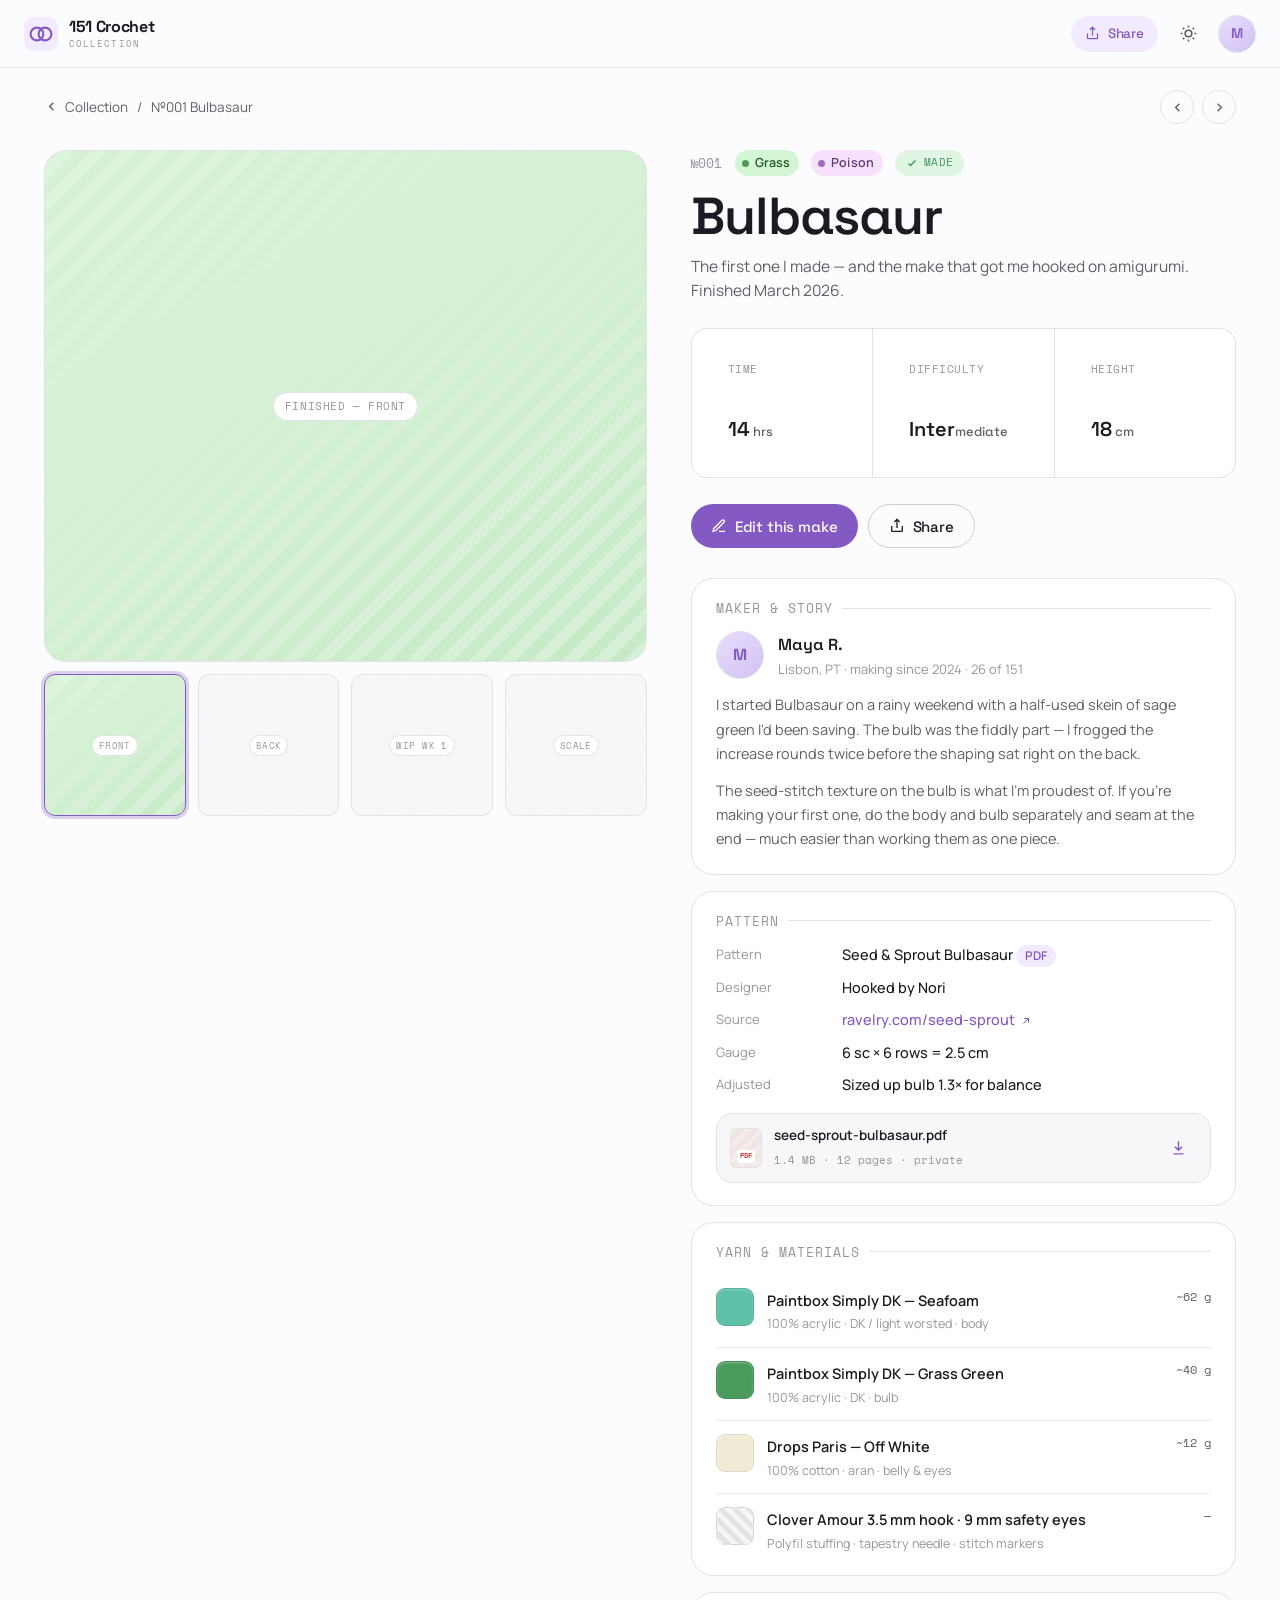
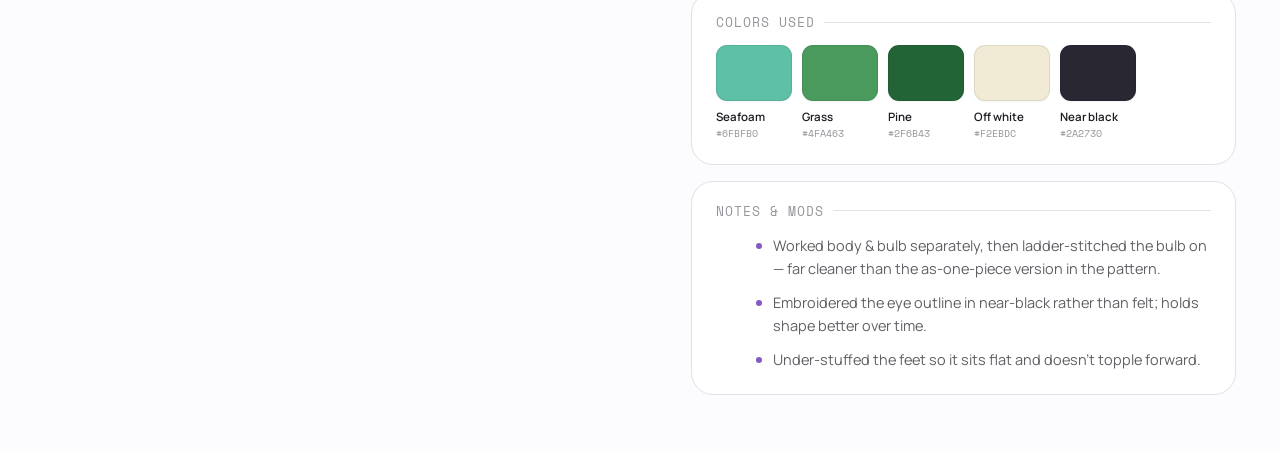
<file: Detail.html>
<!DOCTYPE html>
<html lang="en" data-theme="light">
<head>
<meta charset="UTF-8">
<meta name="viewport" content="width=device-width, initial-scale=1">
<title>Bulbasaur — 151 Crochet</title>
<link rel="preconnect" href="https://fonts.googleapis.com">
<link rel="preconnect" href="https://fonts.gstatic.com" crossorigin>
<link href="https://fonts.googleapis.com/css2?family=Space+Grotesk:wght@400;500;600;700&family=Manrope:wght@400;500;600;700;800&family=Space+Mono:wght@400;700&display=swap" rel="stylesheet">
<link rel="stylesheet" href="styles/tokens.css">
<style>
/* ---- shell (shared with Collection) ---- */
.app-header { position: sticky; top: 0; z-index: 50; height: var(--header-h); display: flex; align-items: center; gap: 18px;
  padding: 0 24px; background: oklch(0.991 0.003 300 / 0.82); backdrop-filter: saturate(160%) blur(14px); border-bottom: 1px solid var(--border); }
html[data-theme="dark"] .app-header { background: oklch(0.168 0.012 300 / 0.82); }
.brand { display: flex; align-items: center; gap: 11px; flex-shrink: 0; }
.brand .mark { width: 34px; height: 34px; }
.brand .wm { display: flex; flex-direction: column; line-height: 1; }
.brand .wm b { font-family: var(--font-display); font-weight: 700; font-size: 16px; letter-spacing: -0.02em; white-space: nowrap; }
.brand .wm span { font-family: var(--font-mono); font-size: 9px; letter-spacing: 0.12em; color: var(--text-faint); text-transform: uppercase; margin-top: 4px; }
.header-spacer { flex: 1; }
.header-actions { display: flex; align-items: center; gap: 10px; }
.icon-btn { width: 40px; height: 40px; display: grid; place-items: center; border-radius: var(--r-pill); color: var(--text-muted); transition: all var(--dur) var(--ease); }
.icon-btn:hover { background: var(--surface-2); color: var(--text); }
.avatar { width: 38px; height: 38px; border-radius: 50%; background: linear-gradient(140deg, var(--accent-soft-2), var(--accent-line));
  display: grid; place-items: center; font-family: var(--font-display); font-weight: 600; font-size: 14px; color: var(--accent); border: 1px solid var(--border); }

/* ---- breadcrumb ---- */
.crumb { display: flex; align-items: center; gap: 9px; padding: 22px 0 4px; font-size: 13.5px; color: var(--text-muted); }
.crumb a { color: var(--text-muted); display: inline-flex; align-items: center; gap: 6px; }
.crumb a:hover { color: var(--accent); }
.crumb .nav { margin-left: auto; display: flex; gap: 8px; }
.crumb .nav a { width: 34px; height: 34px; border-radius: var(--r-pill); border: 1px solid var(--border); display: grid; place-items: center; }
.crumb .nav a:hover { border-color: var(--accent-line); background: var(--accent-soft); }

/* ---- hero layout ---- */
.detail { display: grid; grid-template-columns: 1.05fr 0.95fr; gap: 44px; padding: 22px 0 40px; align-items: start; }

/* gallery */
.gallery { position: sticky; top: 92px; }
.gal-main { position: relative; aspect-ratio: 4/3.4; border-radius: var(--r-lg); overflow: hidden; border: 1px solid var(--border); }
.ph { position: relative; background:
    repeating-linear-gradient(135deg, var(--surface-2) 0 11px, transparent 11px 22px), var(--bg-subtle);
  display: grid; place-items: center; }
.ph.tint { background:
    repeating-linear-gradient(135deg, oklch(0.93 0.045 145) 0 11px, transparent 11px 22px),
    linear-gradient(150deg, oklch(0.95 0.04 145), oklch(0.90 0.06 145)); }
html[data-theme="dark"] .ph { background:
    repeating-linear-gradient(135deg, var(--surface-2) 0 11px, transparent 11px 22px), var(--bg-subtle); }
html[data-theme="dark"] .ph.tint { background:
    repeating-linear-gradient(135deg, oklch(0.40 0.05 145) 0 11px, transparent 11px 22px),
    linear-gradient(150deg, oklch(0.36 0.05 145), oklch(0.30 0.06 145)); }
.ph .lbl { font-family: var(--font-mono); font-size: 11px; letter-spacing: 0.05em; text-transform: uppercase;
  color: var(--text-faint); background: var(--surface); padding: 5px 11px; border-radius: var(--r-pill); border: 1px solid var(--border); }
.gal-thumbs { display: grid; grid-template-columns: repeat(4, 1fr); gap: 12px; margin-top: 12px; }
.gal-thumbs .ph { aspect-ratio: 1; border-radius: var(--r-sm); border: 1px solid var(--border); cursor: pointer; transition: border-color var(--dur) var(--ease); }
.gal-thumbs .ph:hover { border-color: var(--accent-line); }
.gal-thumbs .ph.active { border-color: var(--accent); box-shadow: var(--ring); }
.gal-thumbs .ph .lbl { font-size: 8.5px; padding: 3px 6px; }

/* info column */
.info .topline { display: flex; align-items: center; gap: 12px; margin-bottom: 12px; }
.info .dexno { font-family: var(--font-mono); font-size: 13px; color: var(--text-faint); }
.info .type-tag { --th: 145; height: 26px; font-size: 12.5px; }
.made-pill { display: inline-flex; align-items: center; gap: 6px; height: 26px; padding: 0 11px; border-radius: var(--r-pill);
  background: var(--good-soft); color: var(--good); font-family: var(--font-mono); font-size: 11px; text-transform: uppercase; letter-spacing: 0.03em; }
.info h1 { font-size: clamp(34px, 4.6vw, 52px); font-weight: 600; }
.info .sub { color: var(--text-muted); font-size: 15.5px; margin-top: 10px; }

.quickstats { display: grid; grid-template-columns: repeat(3, 1fr); gap: 1px; margin: 26px 0; background: var(--border); border: 1px solid var(--border); border-radius: var(--r-md); overflow: hidden; }
.quickstats div { background: var(--surface); padding: 16px 18px; }
.quickstats .k { font-family: var(--font-mono); font-size: 10.5px; text-transform: uppercase; letter-spacing: 0.05em; color: var(--text-faint); }
.quickstats .v { font-family: var(--font-display); font-size: 20px; font-weight: 600; margin-top: 5px; }
.quickstats .v small { font-size: 13px; color: var(--text-muted); font-weight: 500; }

.cta-row { display: flex; gap: 10px; margin-bottom: 30px; }

/* info cards */
.icard { border: 1px solid var(--border); border-radius: var(--r-lg); background: var(--surface); padding: 22px 24px; margin-bottom: 16px; }
.icard h3 { font-size: 13px; font-family: var(--font-mono); font-weight: 400; text-transform: uppercase; letter-spacing: 0.08em; color: var(--text-faint); margin-bottom: 16px; display: flex; align-items: center; gap: 9px; }
.icard h3 .ln { flex: 1; height: 1px; background: var(--border); }

/* maker */
.maker { display: flex; gap: 14px; align-items: center; margin-bottom: 14px; }
.maker .av { width: 48px; height: 48px; border-radius: 50%; background: linear-gradient(140deg, var(--accent-soft-2), var(--accent-line));
  display: grid; place-items: center; font-family: var(--font-display); font-weight: 700; color: var(--accent); border: 1px solid var(--border); flex-shrink: 0; }
.maker .who b { font-family: var(--font-display); font-size: 16px; font-weight: 600; }
.maker .who span { display: block; font-size: 13px; color: var(--text-faint); margin-top: 2px; }
.story { color: var(--text-muted); font-size: 14.5px; line-height: 1.68; }
.story + .story { margin-top: 12px; }

/* pattern */
.kv { display: grid; grid-template-columns: 110px 1fr; gap: 10px 16px; font-size: 14.5px; }
.kv dt { color: var(--text-faint); font-size: 13px; }
.kv dd { color: var(--text); font-weight: 500; }
.kv a { color: var(--accent); display: inline-flex; align-items: center; gap: 5px; }
.kv a:hover { text-decoration: underline; }
.tag-mini { display: inline-flex; align-items: center; height: 22px; padding: 0 9px; border-radius: var(--r-pill); background: var(--accent-soft); color: var(--accent); font-size: 12px; font-weight: 600; }
.pdf-dl { display: flex; align-items: center; gap: 12px; margin-top: 16px; padding: 11px 13px; border: 1px solid var(--border); border-radius: var(--r-md); background: var(--bg-subtle); transition: border-color var(--dur) var(--ease), background var(--dur) var(--ease); }
.pdf-dl:hover { border-color: var(--accent-line); background: var(--accent-soft); }
.pdf-dl .ic { width: 32px; height: 40px; border-radius: 6px; flex-shrink: 0; background: repeating-linear-gradient(135deg, oklch(0.95 0.01 30) 0 5px, oklch(0.93 0.012 30) 5px 10px); border: 1px solid var(--border); display: grid; place-items: end center; padding-bottom: 4px; }
html[data-theme="dark"] .pdf-dl .ic { background: repeating-linear-gradient(135deg, oklch(0.30 0.01 30) 0 5px, oklch(0.27 0.012 30) 5px 10px); }
.pdf-dl .ic b { font-family: var(--font-mono); font-size: 7px; font-weight: 700; color: oklch(0.55 0.18 25); background: var(--surface); padding: 1px 3px; border-radius: 3px; }
.pdf-dl .t { flex: 1; min-width: 0; }
.pdf-dl .t b { font-size: 13.5px; font-weight: 600; display: block; }
.pdf-dl .t span { font-family: var(--font-mono); font-size: 10.5px; color: var(--text-faint); }
.pdf-dl .act { color: var(--accent); display: grid; place-items: center; width: 36px; height: 36px; border-radius: 9px; flex-shrink: 0; }

/* materials list */
.mat { display: flex; align-items: flex-start; gap: 13px; padding: 13px 0; border-bottom: 1px solid var(--border-soft); }
.mat:last-child { border-bottom: 0; padding-bottom: 0; }
.mat .sw { width: 38px; height: 38px; border-radius: 9px; flex-shrink: 0; border: 1px solid oklch(0 0 0 / 0.08); box-shadow: inset 0 1px 2px oklch(1 0 0 / 0.3); }
.mat .det { flex: 1; }
.mat .det b { font-size: 14.5px; font-weight: 600; }
.mat .det span { display: block; font-size: 12.5px; color: var(--text-faint); margin-top: 2px; }
.mat .amt { font-family: var(--font-mono); font-size: 12px; color: var(--text-muted); white-space: nowrap; }

/* color swatch strip */
.swatches { display: flex; gap: 10px; flex-wrap: wrap; }
.swatch { width: 76px; }
.swatch .chip-c { height: 56px; border-radius: var(--r-sm); border: 1px solid oklch(0 0 0 / 0.08); box-shadow: var(--shadow-xs); }
.swatch .nm { font-size: 11.5px; font-weight: 600; margin-top: 7px; }
.swatch .code { font-family: var(--font-mono); font-size: 10px; color: var(--text-faint); }

/* notes */
.notes { list-style: none; display: flex; flex-direction: column; gap: 11px; }
.notes li { display: flex; gap: 11px; font-size: 14.5px; color: var(--text-muted); line-height: 1.6; }
.notes li::before { content:""; width: 6px; height: 6px; border-radius: 50%; background: var(--accent); margin-top: 9px; flex-shrink: 0; }

@media (max-width: 880px) {
  .detail { grid-template-columns: 1fr; gap: 28px; }
  .gallery { position: static; }
}
@media (max-width: 640px) {
  .app-header { padding: 0 16px; }
  .quickstats { grid-template-columns: 1fr 1fr; }
  .quickstats div:last-child { grid-column: span 2; }
  .gal-thumbs { grid-template-columns: repeat(4, 1fr); }
}
</style>
</head>
<body>

<header class="app-header">
  <a class="brand" href="Collection.html" aria-label="Home">
    <svg class="mark" viewBox="0 0 34 34" fill="none"><rect width="34" height="34" rx="9" fill="var(--accent-soft)"/><circle cx="13" cy="17" r="6.4" stroke="var(--accent)" stroke-width="2.1"/><circle cx="21" cy="17" r="6.4" stroke="var(--accent)" stroke-width="2.1"/></svg>
    <span class="wm"><b>151 Crochet</b><span>Collection</span></span>
  </a>
  <div class="header-spacer"></div>
  <div class="header-actions">
    <button class="btn btn-soft btn-sm">
      <svg width="15" height="15" viewBox="0 0 24 24" fill="none" stroke="currentColor" stroke-width="2"><path d="M4 12v7a1 1 0 0 0 1 1h14a1 1 0 0 0 1-1v-7M16 6l-4-4-4 4M12 2v13"/></svg>
      Share
    </button>
    <button class="icon-btn" id="themeBtn" aria-label="Toggle theme">
      <svg width="19" height="19" viewBox="0 0 24 24" fill="none" stroke="currentColor" stroke-width="2"><circle cx="12" cy="12" r="4.2"/><path d="M12 2v2.5M12 19.5V22M4.9 4.9l1.8 1.8M17.3 17.3l1.8 1.8M2 12h2.5M19.5 12H22M4.9 19.1l1.8-1.8M17.3 6.7l1.8-1.8"/></svg>
    </button>
    <div class="avatar">M</div>
  </div>
</header>

<main class="container">
  <nav class="crumb" data-screen-label="Detail · Bulbasaur">
    <a href="Collection.html"><svg width="15" height="15" viewBox="0 0 24 24" fill="none" stroke="currentColor" stroke-width="2.2"><path d="M15 18l-6-6 6-6"/></svg> Collection</a>
    <span>/</span><span class="muted">№001 Bulbasaur</span>
    <div class="nav">
      <a href="Detail.html" title="Previous (Mew №151)"><svg width="15" height="15" viewBox="0 0 24 24" fill="none" stroke="currentColor" stroke-width="2.2"><path d="M15 18l-6-6 6-6"/></svg></a>
      <a href="Detail.html" title="Next (Ivysaur №002)"><svg width="15" height="15" viewBox="0 0 24 24" fill="none" stroke="currentColor" stroke-width="2.2"><path d="M9 18l6-6-6-6"/></svg></a>
    </div>
  </nav>

  <section class="detail">
    <!-- gallery -->
    <div class="gallery">
      <div class="gal-main ph tint"><span class="lbl">Finished — front</span></div>
      <div class="gal-thumbs">
        <div class="ph tint active"><span class="lbl">Front</span></div>
        <div class="ph"><span class="lbl">Back</span></div>
        <div class="ph"><span class="lbl">WIP wk 1</span></div>
        <div class="ph"><span class="lbl">Scale</span></div>
      </div>
    </div>

    <!-- info -->
    <div class="info">
      <div class="topline">
        <span class="dexno">№001</span>
        <span class="type-tag" style="--th:145">Grass</span>
        <span class="type-tag" style="--th:312">Poison</span>
        <span class="made-pill"><svg width="12" height="12" viewBox="0 0 24 24" fill="none" stroke="currentColor" stroke-width="3"><path d="M5 13l4 4L19 7"/></svg> Made</span>
      </div>
      <h1>Bulbasaur</h1>
      <p class="sub">The first one I made — and the make that got me hooked on amigurumi. Finished March 2026.</p>

      <div class="quickstats">
        <div><div class="k">Time</div><div class="v">14<small> hrs</small></div></div>
        <div><div class="k">Difficulty</div><div class="v">Inter<small>mediate</small></div></div>
        <div><div class="k">Height</div><div class="v">18<small> cm</small></div></div>
      </div>

      <div class="cta-row">
        <a class="btn btn-primary" href="LogMake.html"><svg width="16" height="16" viewBox="0 0 24 24" fill="none" stroke="currentColor" stroke-width="2"><path d="M12 20h9M16.5 3.5a2.1 2.1 0 0 1 3 3L7 19l-4 1 1-4z"/></svg> Edit this make</a>
        <button class="btn btn-ghost"><svg width="16" height="16" viewBox="0 0 24 24" fill="none" stroke="currentColor" stroke-width="2"><path d="M4 12v7a1 1 0 0 0 1 1h14a1 1 0 0 0 1-1v-7M16 6l-4-4-4 4M12 2v13"/></svg> Share</button>
      </div>

      <!-- maker & story -->
      <div class="icard">
        <h3>Maker &amp; story <span class="ln"></span></h3>
        <div class="maker">
          <div class="av">M</div>
          <div class="who"><b>Maya R.</b><span>Lisbon, PT · making since 2024 · 26 of 151</span></div>
        </div>
        <p class="story">I started Bulbasaur on a rainy weekend with a half-used skein of sage green I'd been saving. The bulb was the fiddly part — I frogged the increase rounds twice before the shaping sat right on the back.</p>
        <p class="story">The seed-stitch texture on the bulb is what I'm proudest of. If you're making your first one, do the body and bulb separately and seam at the end — much easier than working them as one piece.</p>
      </div>

      <!-- pattern -->
      <div class="icard">
        <h3>Pattern <span class="ln"></span></h3>
        <dl class="kv">
          <dt>Pattern</dt><dd>Seed &amp; Sprout Bulbasaur <span class="tag-mini">PDF</span></dd>
          <dt>Designer</dt><dd>Hooked by Nori</dd>
          <dt>Source</dt><dd><a href="#">ravelry.com/seed-sprout <svg width="12" height="12" viewBox="0 0 24 24" fill="none" stroke="currentColor" stroke-width="2"><path d="M7 17 17 7M9 7h8v8"/></svg></a></dd>
          <dt>Gauge</dt><dd>6 sc &times; 6 rows = 2.5 cm</dd>
          <dt>Adjusted</dt><dd>Sized up bulb 1.3&times; for balance</dd>
        </dl>
        <a class="pdf-dl" href="#" title="Download pattern PDF">
          <span class="ic"><b>PDF</b></span>
          <span class="t"><b>seed-sprout-bulbasaur.pdf</b><span>1.4 MB · 12 pages · private</span></span>
          <span class="act"><svg width="17" height="17" viewBox="0 0 24 24" fill="none" stroke="currentColor" stroke-width="2"><path d="M12 3v12M7 11l5 5 5-5M5 21h14"/></svg></span>
        </a>
      </div>

      <!-- yarn & materials -->
      <div class="icard">
        <h3>Yarn &amp; materials <span class="ln"></span></h3>
        <div class="mat">
          <span class="sw" style="background:oklch(0.74 0.10 175)"></span>
          <div class="det"><b>Paintbox Simply DK — Seafoam</b><span>100% acrylic · DK / light worsted · body</span></div>
          <span class="amt">~62 g</span>
        </div>
        <div class="mat">
          <span class="sw" style="background:oklch(0.62 0.12 150)"></span>
          <div class="det"><b>Paintbox Simply DK — Grass Green</b><span>100% acrylic · DK · bulb</span></div>
          <span class="amt">~40 g</span>
        </div>
        <div class="mat">
          <span class="sw" style="background:oklch(0.94 0.03 95)"></span>
          <div class="det"><b>Drops Paris — Off White</b><span>100% cotton · aran · belly &amp; eyes</span></div>
          <span class="amt">~12 g</span>
        </div>
        <div class="mat">
          <span class="sw" style="background:repeating-linear-gradient(45deg,var(--surface-2) 0 5px,var(--border) 5px 10px)"></span>
          <div class="det"><b>Clover Amour 3.5 mm hook · 9 mm safety eyes</b><span>Polyfil stuffing · tapestry needle · stitch markers</span></div>
          <span class="amt">—</span>
        </div>
      </div>

      <!-- colors -->
      <div class="icard">
        <h3>Colors used <span class="ln"></span></h3>
        <div class="swatches">
          <div class="swatch"><div class="chip-c" style="background:oklch(0.74 0.10 175)"></div><div class="nm">Seafoam</div><div class="code">#6FBFB0</div></div>
          <div class="swatch"><div class="chip-c" style="background:oklch(0.62 0.12 150)"></div><div class="nm">Grass</div><div class="code">#4FA463</div></div>
          <div class="swatch"><div class="chip-c" style="background:oklch(0.45 0.10 150)"></div><div class="nm">Pine</div><div class="code">#2F6B43</div></div>
          <div class="swatch"><div class="chip-c" style="background:oklch(0.94 0.03 95)"></div><div class="nm">Off white</div><div class="code">#F2EBDC</div></div>
          <div class="swatch"><div class="chip-c" style="background:oklch(0.28 0.02 290)"></div><div class="nm">Near black</div><div class="code">#2A2730</div></div>
        </div>
      </div>

      <!-- notes -->
      <div class="icard">
        <h3>Notes &amp; mods <span class="ln"></span></h3>
        <ul class="notes">
          <li>Worked body &amp; bulb separately, then ladder-stitched the bulb on — far cleaner than the as-one-piece version in the pattern.</li>
          <li>Embroidered the eye outline in near-black rather than felt; holds shape better over time.</li>
          <li>Under-stuffed the feet so it sits flat and doesn't topple forward.</li>
        </ul>
      </div>
    </div>
  </section>
</main>

<script>
const root = document.documentElement;
const saved = localStorage.getItem('theme151'); if(saved) root.dataset.theme = saved;
document.getElementById('themeBtn').addEventListener('click', ()=>{
  const next = root.dataset.theme==='dark' ? 'light' : 'dark';
  root.dataset.theme = next; localStorage.setItem('theme151', next);
});
document.querySelectorAll('.gal-thumbs .ph').forEach(t=>t.addEventListener('click', ()=>{
  document.querySelectorAll('.gal-thumbs .ph').forEach(x=>x.classList.remove('active'));
  t.classList.add('active');
  document.querySelector('.gal-main .lbl').textContent = 'Finished — ' + t.querySelector('.lbl').textContent;
}));
</script>
</body>
</html>
</file>
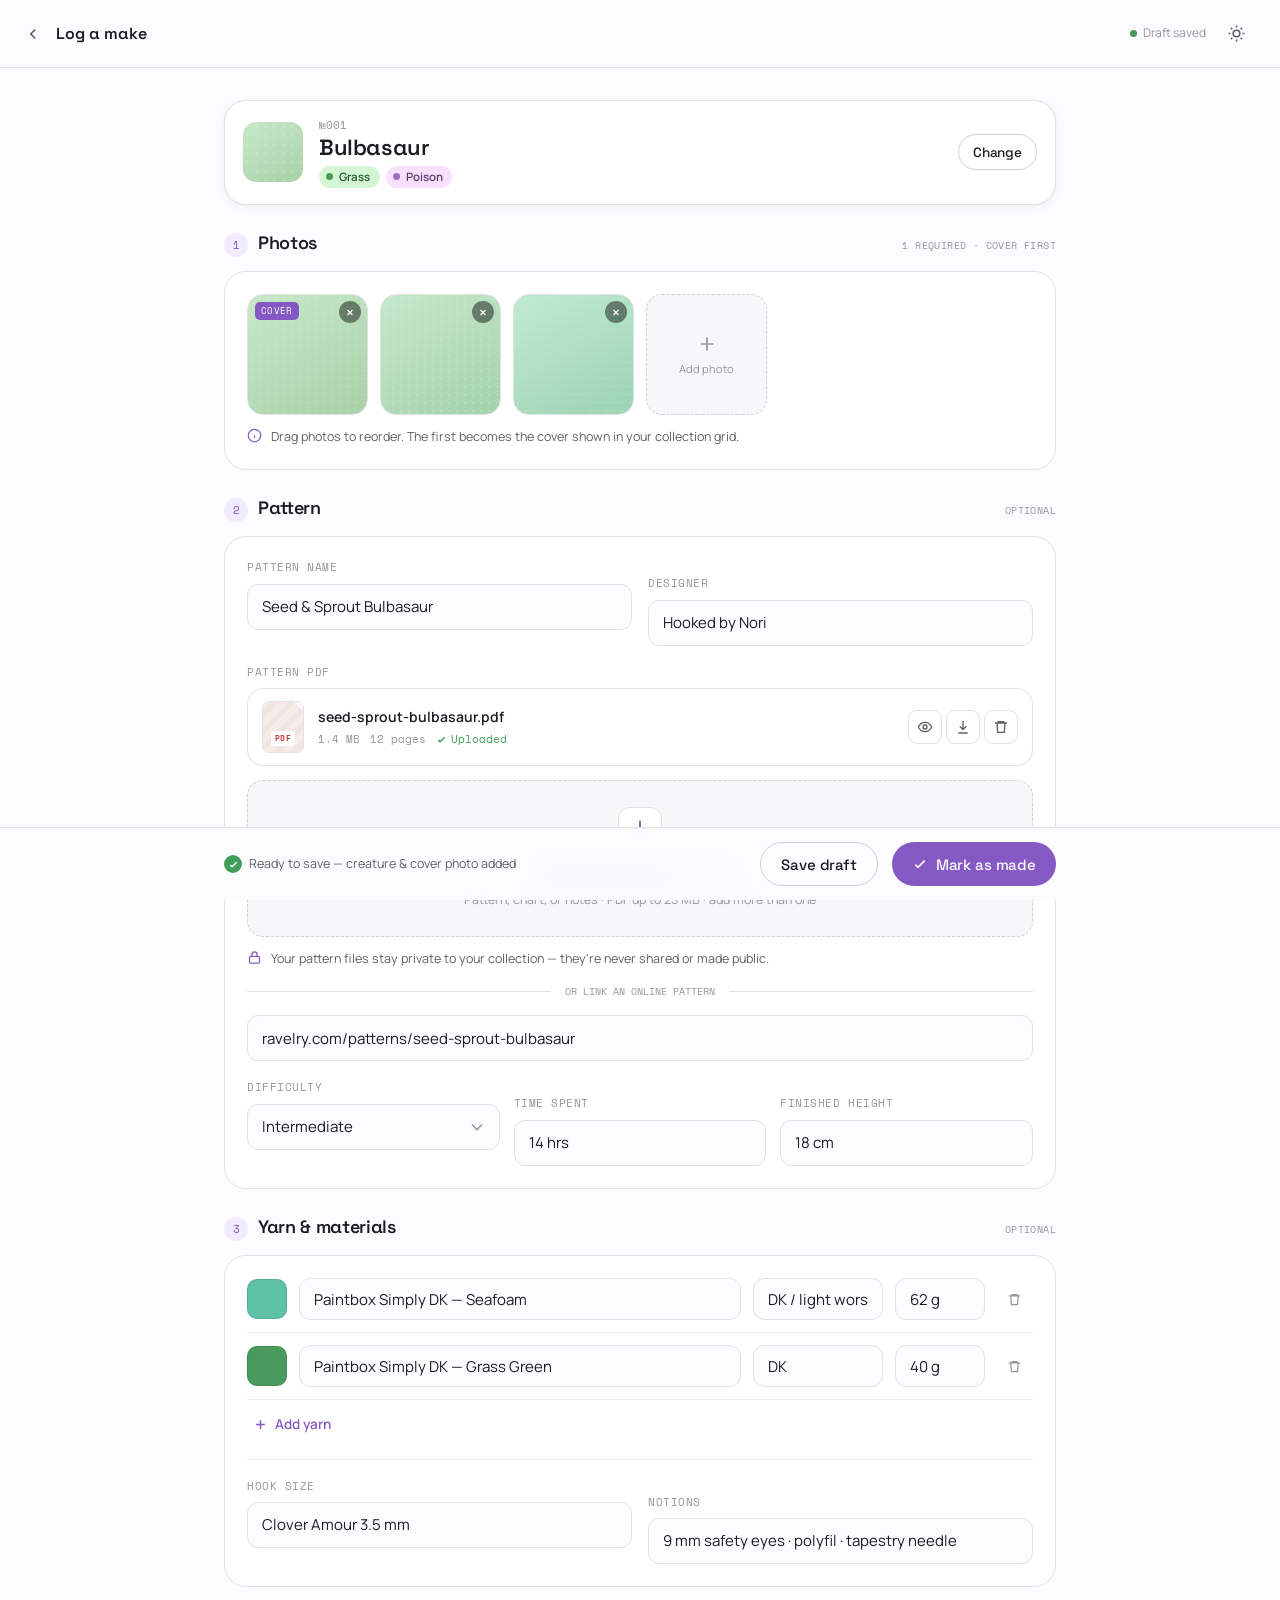
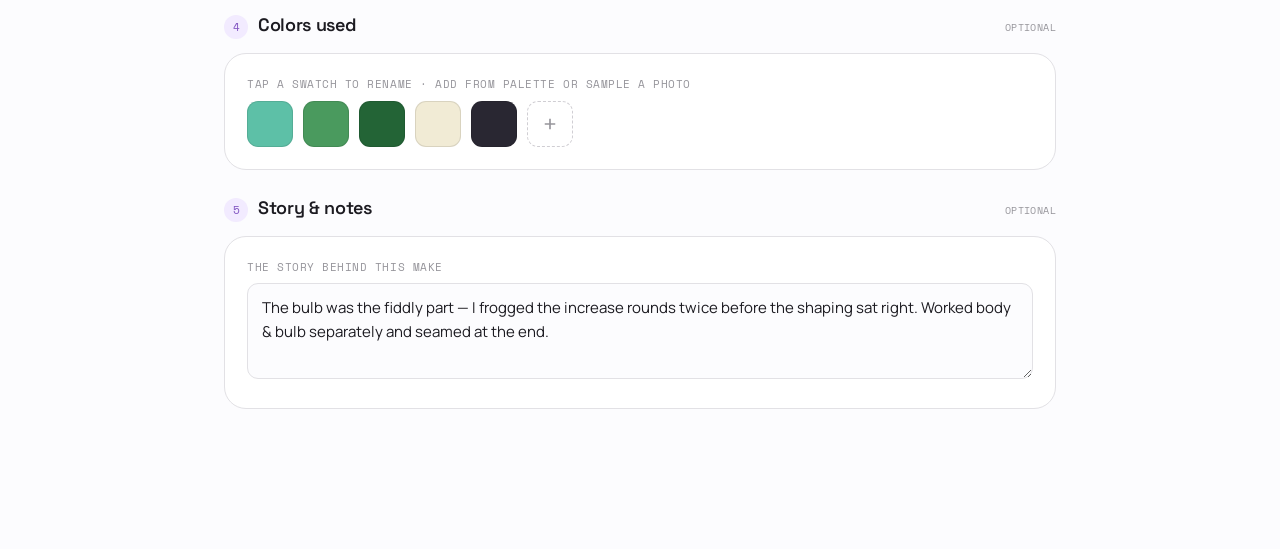
<file: LogMake.html>
<!DOCTYPE html>
<html lang="en" data-theme="light">
<head>
<meta charset="UTF-8">
<meta name="viewport" content="width=device-width, initial-scale=1">
<title>Log a make — 151 Crochet</title>
<link rel="preconnect" href="https://fonts.googleapis.com">
<link rel="preconnect" href="https://fonts.gstatic.com" crossorigin>
<link href="https://fonts.googleapis.com/css2?family=Space+Grotesk:wght@400;500;600;700&family=Manrope:wght@400;500;600;700;800&family=Space+Mono:wght@400;700&display=swap" rel="stylesheet">
<link rel="stylesheet" href="styles/tokens.css">
<style>
/* ---- shell ---- */
.app-header { position: sticky; top: 0; z-index: 50; height: var(--header-h); display: flex; align-items: center; gap: 14px;
  padding: 0 24px; background: oklch(0.991 0.003 300 / 0.85); backdrop-filter: saturate(160%) blur(14px); border-bottom: 1px solid var(--border); }
html[data-theme="dark"] .app-header { background: oklch(0.168 0.012 300 / 0.85); }
.app-header .back { display: flex; align-items: center; gap: 8px; color: var(--text-muted); font-size: 14px; }
.app-header .back:hover { color: var(--text); }
.app-header .ttl { font-family: var(--font-display); font-weight: 600; font-size: 16px; }
.app-header .step-of { font-family: var(--font-mono); font-size: 11px; color: var(--text-faint); }
.app-header .spacer { flex: 1; }
.app-header .acts { display: flex; align-items: center; gap: 10px; }
.icon-btn { width: 40px; height: 40px; display: grid; place-items: center; border-radius: var(--r-pill); color: var(--text-muted); border: 1px solid transparent; }
.icon-btn:hover { background: var(--surface-2); color: var(--text); }
.autosave { display: flex; align-items: center; gap: 6px; font-size: 12px; color: var(--text-faint); }
.autosave .d { width: 7px; height: 7px; border-radius: 50%; background: var(--good); }

/* ---- layout ---- */
.page { max-width: 880px; margin: 0 auto; padding: 32px 24px 140px; }

/* creature pick */
.pick { display: flex; align-items: center; gap: 16px; padding: 16px 18px; border: 1px solid var(--border); border-radius: var(--r-lg); background: var(--surface); box-shadow: var(--shadow-sm); }
.pick .thumb { width: 60px; height: 60px; border-radius: 13px; flex-shrink: 0; position: relative;
  background: linear-gradient(150deg, oklch(0.90 0.055 145), oklch(0.82 0.07 145)); }
.pick .thumb::after{content:"";position:absolute;inset:0;border-radius:13px;background-image:radial-gradient(oklch(1 0 0 /0.18) 1px,transparent 1.2px);background-size:9px 9px;}
.pick .who .dx { font-family: var(--font-mono); font-size: 11px; color: var(--text-faint); }
.pick .who h2 { font-size: 22px; font-weight: 600; margin: 2px 0 6px; }
.pick .who .tags { display: flex; gap: 6px; }
.pick .change { margin-left: auto; }

/* sections */
.fsec { margin-top: 28px; }
.fsec > .sh { display: flex; align-items: baseline; gap: 10px; margin-bottom: 14px; }
.fsec > .sh .n { width: 24px; height: 24px; border-radius: 50%; background: var(--accent-soft); color: var(--accent);
  display: grid; place-items: center; font-family: var(--font-mono); font-size: 11px; flex-shrink: 0; }
.fsec > .sh h3 { font-size: 18px; font-weight: 600; }
.fsec > .sh .opt { font-family: var(--font-mono); font-size: 10px; text-transform: uppercase; letter-spacing: 0.04em; color: var(--text-faint); margin-left: auto; }
.fcard { border: 1px solid var(--border); border-radius: var(--r-lg); background: var(--surface); padding: 22px; }

label.lbl { display: block; font-family: var(--font-mono); font-size: 10.5px; text-transform: uppercase; letter-spacing: 0.05em; color: var(--text-faint); margin-bottom: 8px; }
.input { width: 100%; height: 46px; padding: 0 14px; border: 1px solid var(--border); border-radius: var(--r-sm); background: var(--bg); font-size: 15px; transition: border-color var(--dur) var(--ease), box-shadow var(--dur) var(--ease); }
.input:focus { outline: none; border-color: var(--accent); box-shadow: var(--ring); }
textarea.input { height: auto; min-height: 96px; padding: 12px 14px; line-height: 1.55; resize: vertical; }
select.input { appearance: none; background-image: url("data:image/svg+xml,%3Csvg xmlns='http://www.w3.org/2000/svg' width='20' height='20' viewBox='0 0 24 24' fill='none' stroke='%239b94a8' stroke-width='2'%3E%3Cpath d='M6 9l6 6 6-6'/%3E%3C/svg%3E"); background-repeat: no-repeat; background-position: right 12px center; padding-right: 38px; }
.grid2 { display: grid; grid-template-columns: 1fr 1fr; gap: 16px; }
.grid3 { display: grid; grid-template-columns: 1fr 1fr 1fr; gap: 14px; }
.field-block + .field-block { margin-top: 16px; }

/* photo dropzone */
.photos { display: grid; grid-template-columns: repeat(auto-fill, minmax(110px, 1fr)); gap: 12px; }
.photo-slot { aspect-ratio: 1; border-radius: var(--r-md); position: relative; overflow: hidden; }
.photo-slot.has { background: linear-gradient(150deg, oklch(0.90 0.055 var(--th,145)), oklch(0.82 0.07 var(--th,145))); border: 1px solid var(--border); }
.photo-slot.has::after{content:"";position:absolute;inset:0;background-image:radial-gradient(oklch(1 0 0 /0.16) 1px,transparent 1.2px);background-size:8px 8px;}
.photo-slot .cover-tag { position: absolute; top: 7px; left: 7px; z-index:2; font-family: var(--font-mono); font-size: 8.5px; text-transform: uppercase; letter-spacing:0.04em; background: var(--accent); color: var(--accent-contrast); padding: 2px 6px; border-radius: 5px; }
.photo-slot .rm { position: absolute; top: 6px; right: 6px; z-index:2; width: 22px; height: 22px; border-radius: 50%; background: oklch(0 0 0 / 0.45); color: white; display: grid; place-items: center; }
.photo-slot.add { border: 1.5px dashed var(--border-strong); display: grid; place-items: center; background: var(--bg-subtle); cursor: pointer; transition: all var(--dur) var(--ease); }
.photo-slot.add:hover { border-color: var(--accent); background: var(--accent-soft); color: var(--accent); }
.photo-slot.add .inner { text-align: center; color: var(--text-faint); }
.photo-slot.add:hover .inner { color: var(--accent); }
.photo-slot.add .inner span { display: block; font-size: 11px; margin-top: 5px; }

/* PDF dropzone (the feature) */
.dropzone { display: block; border: 1.5px dashed var(--border-strong); border-radius: var(--r-md); background: var(--bg-subtle);
  padding: 26px; text-align: center; cursor: pointer; transition: all var(--dur) var(--ease); }
.dropzone:hover, .dropzone.drag { border-color: var(--accent); background: var(--accent-soft); }
.dropzone .di { width: 44px; height: 44px; border-radius: 12px; background: var(--surface); border: 1px solid var(--border);
  display: grid; place-items: center; margin: 0 auto 12px; color: var(--accent); }
.dropzone .dt { font-family: var(--font-display); font-weight: 600; font-size: 14.5px; }
.dropzone .dt b { color: var(--accent); }
.dropzone .ds { font-size: 12.5px; color: var(--text-faint); margin-top: 5px; }

/* uploaded PDF card */
.pdf-list { display: flex; flex-direction: column; gap: 10px; margin-bottom: 14px; }
.pdf-list:empty { display: none; }
.pdf-card { display: flex; align-items: center; gap: 14px; padding: 12px 14px; border: 1px solid var(--border); border-radius: var(--r-md); background: var(--surface); }
.pdf-card .ficon { width: 42px; height: 52px; border-radius: 7px; flex-shrink: 0; position: relative;
  background: repeating-linear-gradient(135deg, oklch(0.95 0.01 30) 0 6px, oklch(0.93 0.012 30) 6px 12px);
  border: 1px solid var(--border); display: grid; place-items: end center; padding-bottom: 6px; }
html[data-theme="dark"] .pdf-card .ficon { background: repeating-linear-gradient(135deg, oklch(0.30 0.01 30) 0 6px, oklch(0.27 0.012 30) 6px 12px); }
.pdf-card .ficon .lab { font-family: var(--font-mono); font-size: 8px; font-weight: 700; color: oklch(0.55 0.18 25); background: var(--surface); padding: 1px 4px; border-radius: 3px; letter-spacing: 0.02em; }
.pdf-card .ficon .corner { position: absolute; top: 0; right: 0; border-width: 0 9px 9px 0; border-style: solid; border-color: var(--bg-subtle) var(--bg-subtle) transparent transparent; }
html[data-theme="dark"] .pdf-card .ficon .corner { border-color: var(--surface-2) var(--surface-2) transparent transparent; }
.pdf-card .info { flex: 1; min-width: 0; }
.pdf-card .info b { font-size: 14px; font-weight: 600; display: block; white-space: nowrap; overflow: hidden; text-overflow: ellipsis; }
.pdf-card .info .m { font-family: var(--font-mono); font-size: 11px; color: var(--text-faint); margin-top: 3px; display: flex; gap: 10px; }
.pdf-card .info .m .ok { color: var(--good); display: inline-flex; align-items: center; gap: 4px; }
.pdf-card .pa { display: flex; gap: 4px; flex-shrink: 0; }
.pdf-card .pa button { width: 34px; height: 34px; border-radius: 9px; border: 1px solid var(--border); display: grid; place-items: center; color: var(--text-muted); transition: all var(--dur) var(--ease); }
.pdf-card .pa button:hover { border-color: var(--accent-line); color: var(--accent); background: var(--accent-soft); }
.pdf-card .pa button.del:hover { border-color: oklch(0.7 0.14 25); color: oklch(0.6 0.18 25); background: oklch(0.96 0.03 25); }
html[data-theme="dark"] .pdf-card .pa button.del:hover { background: oklch(0.3 0.04 25); }
/* progress (uploading) variant */
.pdf-card.uploading .bar { height: 4px; border-radius: 3px; background: var(--surface-2); margin-top: 7px; overflow: hidden; }
.pdf-card.uploading .bar i { display: block; height: 100%; width: 64%; background: var(--accent); border-radius: 3px; }

.divider-or { display: flex; align-items: center; gap: 14px; margin: 16px 0; }
.divider-or .ln { flex: 1; height: 1px; background: var(--border); }
.divider-or span { font-family: var(--font-mono); font-size: 10px; text-transform: uppercase; color: var(--text-faint); }

.hint { display: flex; gap: 9px; margin-top: 12px; font-size: 12.5px; color: var(--text-muted); }
.hint svg { flex-shrink: 0; color: var(--accent); margin-top: 1px; }

/* yarn rows */
.yarn-row { display: grid; grid-template-columns: 40px 1fr 130px 90px 36px; gap: 12px; align-items: center; padding: 12px 0; border-bottom: 1px solid var(--border-soft); }
.yarn-row:first-child { padding-top: 0; }
.sw-btn { width: 40px; height: 40px; border-radius: 10px; border: 1px solid oklch(0 0 0 / 0.1); cursor: pointer; }
.yarn-row .input { height: 42px; }
.yarn-row .del { width: 34px; height: 34px; border-radius: 9px; color: var(--text-faint); display: grid; place-items: center; }
.yarn-row .del:hover { color: oklch(0.6 0.18 25); background: oklch(0.96 0.03 25); }
html[data-theme="dark"] .yarn-row .del:hover { background: oklch(0.3 0.04 25); }
.add-row { display: inline-flex; align-items: center; gap: 7px; margin-top: 14px; font-size: 13.5px; font-weight: 600; color: var(--accent); }

/* color picker */
.colors { display: flex; gap: 10px; flex-wrap: wrap; align-items: center; }
.colorx { position: relative; }
.colorx .c { width: 46px; height: 46px; border-radius: 11px; border: 1px solid oklch(0 0 0 / 0.1); cursor: pointer; }
.colorx .x { position: absolute; top: -5px; right: -5px; width: 18px; height: 18px; border-radius: 50%; background: var(--surface); border: 1px solid var(--border); display: grid; place-items: center; color: var(--text-muted); opacity: 0; transition: opacity var(--dur) var(--ease); }
.colorx:hover .x { opacity: 1; }
.add-color { width: 46px; height: 46px; border-radius: 11px; border: 1.5px dashed var(--border-strong); display: grid; place-items: center; color: var(--text-faint); cursor: pointer; }
.add-color:hover { border-color: var(--accent); color: var(--accent); }

/* sticky save bar */
.savebar { position: fixed; left: 0; right: 0; bottom: 0; z-index: 45; border-top: 1px solid var(--border);
  background: oklch(0.991 0.003 300 / 0.92); backdrop-filter: blur(14px); }
html[data-theme="dark"] .savebar { background: oklch(0.168 0.012 300 / 0.92); }
.savebar .inner { max-width: 880px; margin: 0 auto; padding: 14px 24px; display: flex; align-items: center; gap: 14px; }
.savebar .req { font-size: 12.5px; color: var(--text-muted); display: flex; align-items: center; gap: 7px; }
.savebar .req .ok { width: 18px; height: 18px; border-radius: 50%; background: var(--good); display: grid; place-items: center; }
.savebar .grow { flex: 1; }

@media (max-width: 720px) {
  .grid2, .grid3 { grid-template-columns: 1fr; }
  .yarn-row { grid-template-columns: 36px 1fr 36px; grid-template-areas: "sw name del" "sw weight del" "sw amt del"; gap: 8px 10px; }
  .yarn-row .y-name { grid-area: name; } .yarn-row .y-weight { grid-area: weight; } .yarn-row .y-amt { grid-area: amt; }
  .app-header .ttl-wrap { display: none; }
}
</style>
</head>
<body>

<header class="app-header">
  <a class="back" href="Detail.html"><svg width="18" height="18" viewBox="0 0 24 24" fill="none" stroke="currentColor" stroke-width="2.2"><path d="M15 18l-6-6 6-6"/></svg></a>
  <div class="ttl-wrap"><span class="ttl" id="formTitle">Log a make</span></div>
  <span class="spacer"></span>
  <div class="acts">
    <span class="autosave" id="autosave"><span class="d"></span> Draft saved</span>
    <button class="icon-btn" id="themeBtn" aria-label="Toggle theme">
      <svg width="19" height="19" viewBox="0 0 24 24" fill="none" stroke="currentColor" stroke-width="2"><circle cx="12" cy="12" r="4.2"/><path d="M12 2v2.5M12 19.5V22M4.9 4.9l1.8 1.8M17.3 17.3l1.8 1.8M2 12h2.5M19.5 12H22M4.9 19.1l1.8-1.8M17.3 6.7l1.8-1.8"/></svg>
    </button>
  </div>
</header>

<main class="page">
  <!-- creature -->
  <div class="pick">
    <div class="thumb" id="pickThumb"></div>
    <div class="who">
      <div class="dx" id="pickDex">№001</div>
      <h2 id="pickName">Bulbasaur</h2>
      <div class="tags" id="pickTags"><span class="type-tag" style="--th:145">Grass</span><span class="type-tag" style="--th:312">Poison</span></div>
    </div>
    <button class="btn btn-ghost btn-sm change">Change</button>
  </div>

  <!-- 1 · photos -->
  <section class="fsec">
    <div class="sh"><span class="n">1</span><h3>Photos</h3><span class="opt">1 required · cover first</span></div>
    <div class="fcard">
      <div class="photos" id="photos">
        <div class="photo-slot has" style="--th:145"><span class="cover-tag">Cover</span><button class="rm"><svg width="11" height="11" viewBox="0 0 24 24" fill="none" stroke="currentColor" stroke-width="2.6"><path d="M18 6 6 18M6 6l12 12"/></svg></button></div>
        <div class="photo-slot has" style="--th:150"><button class="rm"><svg width="11" height="11" viewBox="0 0 24 24" fill="none" stroke="currentColor" stroke-width="2.6"><path d="M18 6 6 18M6 6l12 12"/></svg></button></div>
        <div class="photo-slot has" style="--th:160"><button class="rm"><svg width="11" height="11" viewBox="0 0 24 24" fill="none" stroke="currentColor" stroke-width="2.6"><path d="M18 6 6 18M6 6l12 12"/></svg></button></div>
        <label class="photo-slot add">
          <input type="file" accept="image/*" multiple hidden>
          <span class="inner"><svg width="22" height="22" viewBox="0 0 24 24" fill="none" stroke="currentColor" stroke-width="1.8" style="margin:0 auto"><path d="M12 5v14M5 12h14"/></svg><span>Add photo</span></span>
        </label>
      </div>
      <div class="hint"><svg width="15" height="15" viewBox="0 0 24 24" fill="none" stroke="currentColor" stroke-width="2"><circle cx="12" cy="12" r="10"/><path d="M12 16v-4M12 8h.01"/></svg> Drag photos to reorder. The first becomes the cover shown in your collection grid.</div>
    </div>
  </section>

  <!-- 2 · pattern + PDF upload -->
  <section class="fsec">
    <div class="sh"><span class="n">2</span><h3>Pattern</h3><span class="opt">optional</span></div>
    <div class="fcard">
      <div class="grid2">
        <div class="field-block"><label class="lbl">Pattern name</label><input class="input" id="fPatternName" value="Seed &amp; Sprout Bulbasaur"></div>
        <div class="field-block"><label class="lbl">Designer</label><input class="input" id="fDesigner" value="Hooked by Nori"></div>
      </div>

      <div class="field-block" style="margin-top:18px">
        <label class="lbl">Pattern PDF</label>

        <!-- already-uploaded files -->
        <div class="pdf-list" id="pdfList">
          <div class="pdf-card">
            <div class="ficon"><span class="corner"></span><span class="lab">PDF</span></div>
            <div class="info">
              <b>seed-sprout-bulbasaur.pdf</b>
              <span class="m"><span>1.4 MB</span><span>12 pages</span><span class="ok"><svg width="11" height="11" viewBox="0 0 24 24" fill="none" stroke="currentColor" stroke-width="3"><path d="M5 13l4 4L19 7"/></svg> Uploaded</span></span>
            </div>
            <div class="pa">
              <button title="Preview"><svg width="16" height="16" viewBox="0 0 24 24" fill="none" stroke="currentColor" stroke-width="2"><path d="M2 12s3.5-7 10-7 10 7 10 7-3.5 7-10 7-10-7-10-7z"/><circle cx="12" cy="12" r="3"/></svg></button>
              <button title="Download"><svg width="16" height="16" viewBox="0 0 24 24" fill="none" stroke="currentColor" stroke-width="2"><path d="M12 3v12M7 11l5 5 5-5M5 21h14"/></svg></button>
              <button class="del" title="Remove" data-del><svg width="16" height="16" viewBox="0 0 24 24" fill="none" stroke="currentColor" stroke-width="2"><path d="M3 6h18M8 6V4h8v2M6 6l1 14h10l1-14"/></svg></button>
            </div>
          </div>
        </div>

        <!-- dropzone -->
        <label class="dropzone" id="pdfDrop">
          <input type="file" accept="application/pdf,.pdf" multiple hidden id="pdfInput">
          <div class="di"><svg width="22" height="22" viewBox="0 0 24 24" fill="none" stroke="currentColor" stroke-width="2"><path d="M12 3v12M7 11l5 5 5-5"/><path d="M5 21h14"/></svg></div>
          <div class="dt">Drop a PDF here, or <b>browse</b></div>
          <div class="ds">Pattern, chart, or notes · PDF up to 25 MB · add more than one</div>
        </label>

        <div class="hint"><svg width="15" height="15" viewBox="0 0 24 24" fill="none" stroke="currentColor" stroke-width="2"><rect x="4" y="10" width="16" height="11" rx="2"/><path d="M8 10V7a4 4 0 0 1 8 0v3"/></svg> Your pattern files stay private to your collection — they're never shared or made public.</div>

        <div class="divider-or"><span class="ln"></span><span>or link an online pattern</span><span class="ln"></span></div>
        <div class="field-block"><input class="input" id="fUrl" placeholder="Ravelry, Etsy, or pattern URL…" value="ravelry.com/patterns/seed-sprout-bulbasaur"></div>
      </div>

      <div class="grid3" style="margin-top:18px">
        <div class="field-block"><label class="lbl">Difficulty</label>
          <select class="input"><option>Beginner</option><option selected>Intermediate</option><option>Advanced</option></select></div>
        <div class="field-block"><label class="lbl">Time spent</label><input class="input" value="14 hrs"></div>
        <div class="field-block"><label class="lbl">Finished height</label><input class="input" value="18 cm"></div>
      </div>
    </div>
  </section>

  <!-- 3 · yarn & materials -->
  <section class="fsec">
    <div class="sh"><span class="n">3</span><h3>Yarn &amp; materials</h3><span class="opt">optional</span></div>
    <div class="fcard">
      <div id="yarns">
        <div class="yarn-row">
          <button class="sw-btn" style="background:oklch(0.74 0.10 175)"></button>
          <input class="input y-name" value="Paintbox Simply DK — Seafoam">
          <input class="input y-weight" value="DK / light worsted">
          <input class="input y-amt" value="62 g">
          <button class="del"><svg width="15" height="15" viewBox="0 0 24 24" fill="none" stroke="currentColor" stroke-width="2"><path d="M3 6h18M8 6V4h8v2M6 6l1 14h10l1-14"/></svg></button>
        </div>
        <div class="yarn-row">
          <button class="sw-btn" style="background:oklch(0.62 0.12 150)"></button>
          <input class="input y-name" value="Paintbox Simply DK — Grass Green">
          <input class="input y-weight" value="DK">
          <input class="input y-amt" value="40 g">
          <button class="del"><svg width="15" height="15" viewBox="0 0 24 24" fill="none" stroke="currentColor" stroke-width="2"><path d="M3 6h18M8 6V4h8v2M6 6l1 14h10l1-14"/></svg></button>
        </div>
      </div>
      <button class="add-row"><svg width="15" height="15" viewBox="0 0 24 24" fill="none" stroke="currentColor" stroke-width="2.4"><path d="M12 5v14M5 12h14"/></svg> Add yarn</button>

      <div class="grid2" style="margin-top:20px;border-top:1px solid var(--border-soft);padding-top:18px">
        <div class="field-block"><label class="lbl">Hook size</label><input class="input" value="Clover Amour 3.5 mm"></div>
        <div class="field-block"><label class="lbl">Notions</label><input class="input" value="9 mm safety eyes · polyfil · tapestry needle"></div>
      </div>
    </div>
  </section>

  <!-- 4 · colors -->
  <section class="fsec">
    <div class="sh"><span class="n">4</span><h3>Colors used</h3><span class="opt">optional</span></div>
    <div class="fcard">
      <label class="lbl">Tap a swatch to rename · add from palette or sample a photo</label>
      <div class="colors">
        <div class="colorx"><div class="c" style="background:oklch(0.74 0.10 175)"></div><span class="x"><svg width="9" height="9" viewBox="0 0 24 24" fill="none" stroke="currentColor" stroke-width="3"><path d="M18 6 6 18M6 6l12 12"/></svg></span></div>
        <div class="colorx"><div class="c" style="background:oklch(0.62 0.12 150)"></div><span class="x"><svg width="9" height="9" viewBox="0 0 24 24" fill="none" stroke="currentColor" stroke-width="3"><path d="M18 6 6 18M6 6l12 12"/></svg></span></div>
        <div class="colorx"><div class="c" style="background:oklch(0.45 0.10 150)"></div><span class="x"><svg width="9" height="9" viewBox="0 0 24 24" fill="none" stroke="currentColor" stroke-width="3"><path d="M18 6 6 18M6 6l12 12"/></svg></span></div>
        <div class="colorx"><div class="c" style="background:oklch(0.94 0.03 95)"></div><span class="x"><svg width="9" height="9" viewBox="0 0 24 24" fill="none" stroke="currentColor" stroke-width="3"><path d="M18 6 6 18M6 6l12 12"/></svg></span></div>
        <div class="colorx"><div class="c" style="background:oklch(0.28 0.02 290)"></div><span class="x"><svg width="9" height="9" viewBox="0 0 24 24" fill="none" stroke="currentColor" stroke-width="3"><path d="M18 6 6 18M6 6l12 12"/></svg></span></div>
        <div class="add-color"><svg width="18" height="18" viewBox="0 0 24 24" fill="none" stroke="currentColor" stroke-width="2.2"><path d="M12 5v14M5 12h14"/></svg></div>
      </div>
    </div>
  </section>

  <!-- 5 · story -->
  <section class="fsec">
    <div class="sh"><span class="n">5</span><h3>Story &amp; notes</h3><span class="opt">optional</span></div>
    <div class="fcard">
      <div class="field-block"><label class="lbl">The story behind this make</label>
        <textarea class="input" id="fStory" placeholder="What was tricky, what you'd do differently, why this one…">The bulb was the fiddly part — I frogged the increase rounds twice before the shaping sat right. Worked body &amp; bulb separately and seamed at the end.</textarea></div>
    </div>
  </section>
</main>

<!-- sticky save -->
<div class="savebar">
  <div class="inner">
    <span class="req" id="saveReq"><span class="ok"><svg width="11" height="11" viewBox="0 0 24 24" fill="none" stroke="white" stroke-width="3"><path d="M5 13l4 4L19 7"/></svg></span> Ready to save — creature &amp; cover photo added</span>
    <span class="grow"></span>
    <button class="btn btn-ghost">Save draft</button>
    <button class="btn btn-primary"><svg width="16" height="16" viewBox="0 0 24 24" fill="none" stroke="currentColor" stroke-width="2.4"><path d="M5 13l4 4L19 7"/></svg> Mark as made</button>
  </div>
</div>

<script>
const root = document.documentElement;
const saved = localStorage.getItem('theme151'); if(saved) root.dataset.theme = saved;
document.getElementById('themeBtn').addEventListener('click', ()=>{
  const next = root.dataset.theme==='dark' ? 'light' : 'dark';
  root.dataset.theme = next; localStorage.setItem('theme151', next);
});

/* ---- PDF upload behaviour (mockup-real) ---- */
const drop = document.getElementById('pdfDrop');
const input = document.getElementById('pdfInput');
const list = document.getElementById('pdfList');

function fmtSize(b){ return b > 1048576 ? (b/1048576).toFixed(1)+' MB' : Math.max(1,Math.round(b/1024))+' KB'; }

function addPdf(file){
  const card = document.createElement('div');
  card.className = 'pdf-card uploading';
  card.innerHTML = `
    <div class="ficon"><span class="corner"></span><span class="lab">PDF</span></div>
    <div class="info">
      <b>${file.name}</b>
      <span class="m"><span>${fmtSize(file.size)}</span><span>Uploading…</span></span>
      <div class="bar"><i></i></div>
    </div>
    <div class="pa">
      <button class="del" data-del title="Cancel"><svg width="16" height="16" viewBox="0 0 24 24" fill="none" stroke="currentColor" stroke-width="2"><path d="M18 6 6 18M6 6l12 12"/></svg></button>
    </div>`;
  list.appendChild(card);
  // simulate finishing the upload
  setTimeout(()=>{
    card.classList.remove('uploading');
    const pages = 4 + Math.floor(Math.random()*16);
    card.querySelector('.info .m').innerHTML = `<span>${fmtSize(file.size)}</span><span>${pages} pages</span><span class="ok"><svg width="11" height="11" viewBox="0 0 24 24" fill="none" stroke="currentColor" stroke-width="3"><path d="M5 13l4 4L19 7"/></svg> Uploaded</span>`;
    const bar = card.querySelector('.bar'); if(bar) bar.remove();
    card.querySelector('.pa').innerHTML = `
      <button title="Preview"><svg width="16" height="16" viewBox="0 0 24 24" fill="none" stroke="currentColor" stroke-width="2"><path d="M2 12s3.5-7 10-7 10 7 10 7-3.5 7-10 7-10-7-10-7z"/><circle cx="12" cy="12" r="3"/></svg></button>
      <button title="Download"><svg width="16" height="16" viewBox="0 0 24 24" fill="none" stroke="currentColor" stroke-width="2"><path d="M12 3v12M7 11l5 5 5-5M5 21h14"/></svg></button>
      <button class="del" data-del title="Remove"><svg width="16" height="16" viewBox="0 0 24 24" fill="none" stroke="currentColor" stroke-width="2"><path d="M3 6h18M8 6V4h8v2M6 6l1 14h10l1-14"/></svg></button>`;
  }, 1100);
}

function handleFiles(files){
  [...files].forEach(f=>{ if(f.type==='application/pdf' || /\.pdf$/i.test(f.name)) addPdf(f); });
}
input.addEventListener('change', e=> handleFiles(e.target.files));
['dragover','dragenter'].forEach(ev=> drop.addEventListener(ev, e=>{ e.preventDefault(); drop.classList.add('drag'); }));
['dragleave','drop'].forEach(ev=> drop.addEventListener(ev, e=>{ e.preventDefault(); drop.classList.remove('drag'); }));
drop.addEventListener('drop', e=> handleFiles(e.dataTransfer.files));

/* remove */
list.addEventListener('click', e=>{ const b = e.target.closest('[data-del]'); if(b){ e.preventDefault(); b.closest('.pdf-card').remove(); } });

/* yarn add/remove */
document.querySelector('.add-row').addEventListener('click', ()=>{
  const row = document.createElement('div');
  row.className = 'yarn-row';
  row.innerHTML = `<button class="sw-btn" style="background:oklch(0.8 0.04 300)"></button>
    <input class="input y-name" placeholder="Yarn brand &amp; colorway">
    <input class="input y-weight" placeholder="Weight">
    <input class="input y-amt" placeholder="Amount">
    <button class="del"><svg width="15" height="15" viewBox="0 0 24 24" fill="none" stroke="currentColor" stroke-width="2"><path d="M3 6h18M8 6V4h8v2M6 6l1 14h10l1-14"/></svg></button>`;
  document.getElementById('yarns').appendChild(row);
});
document.getElementById('yarns').addEventListener('click', e=>{ if(e.target.closest('.del')) e.target.closest('.yarn-row').remove(); });
document.querySelector('.colors').addEventListener('click', e=>{ if(e.target.closest('.x')) e.target.closest('.colorx').remove(); });

/* ---- entry-point modes: ?dex= & new=1 / draft=1 (from the collection grid) ---- */
const DEX = [[1,"Bulbasaur","Grass"],[2,"Ivysaur","Grass"],[3,"Venusaur","Grass"],[4,"Charmander","Fire"],[5,"Charmeleon","Fire"],[6,"Charizard","Fire"],[7,"Squirtle","Water"],[8,"Wartortle","Water"],[9,"Blastoise","Water"],[10,"Caterpie","Bug"],[11,"Metapod","Bug"],[12,"Butterfree","Bug"],[13,"Weedle","Bug"],[14,"Kakuna","Bug"],[15,"Beedrill","Bug"],[16,"Pidgey","Normal"],[17,"Pidgeotto","Normal"],[18,"Pidgeot","Normal"],[19,"Rattata","Normal"],[20,"Raticate","Normal"],[21,"Spearow","Normal"],[22,"Fearow","Normal"],[23,"Ekans","Poison"],[24,"Arbok","Poison"],[25,"Pikachu","Electric"],[26,"Raichu","Electric"],[27,"Sandshrew","Ground"],[28,"Sandslash","Ground"],[29,"Nidoran♀","Poison"],[30,"Nidorina","Poison"],[31,"Nidoqueen","Poison"],[32,"Nidoran♂","Poison"],[33,"Nidorino","Poison"],[34,"Nidoking","Poison"],[35,"Clefairy","Fairy"],[36,"Clefable","Fairy"],[37,"Vulpix","Fire"],[38,"Ninetales","Fire"],[39,"Jigglypuff","Normal"],[40,"Wigglytuff","Normal"],[41,"Zubat","Poison"],[42,"Golbat","Poison"],[43,"Oddish","Grass"],[44,"Gloom","Grass"],[45,"Vileplume","Grass"],[46,"Paras","Bug"],[47,"Parasect","Bug"],[48,"Venonat","Bug"],[49,"Venomoth","Bug"],[50,"Diglett","Ground"],[51,"Dugtrio","Ground"],[52,"Meowth","Normal"],[53,"Persian","Normal"],[54,"Psyduck","Water"],[55,"Golduck","Water"],[56,"Mankey","Fighting"],[57,"Primeape","Fighting"],[58,"Growlithe","Fire"],[59,"Arcanine","Fire"],[60,"Poliwag","Water"],[61,"Poliwhirl","Water"],[62,"Poliwrath","Water"],[63,"Abra","Psychic"],[64,"Kadabra","Psychic"],[65,"Alakazam","Psychic"],[66,"Machop","Fighting"],[67,"Machoke","Fighting"],[68,"Machamp","Fighting"],[69,"Bellsprout","Grass"],[70,"Weepinbell","Grass"],[71,"Victreebel","Grass"],[72,"Tentacool","Water"],[73,"Tentacruel","Water"],[74,"Geodude","Rock"],[75,"Graveler","Rock"],[76,"Golem","Rock"],[77,"Ponyta","Fire"],[78,"Rapidash","Fire"],[79,"Slowpoke","Water"],[80,"Slowbro","Water"],[81,"Magnemite","Electric"],[82,"Magneton","Electric"],[83,"Farfetch'd","Normal"],[84,"Doduo","Normal"],[85,"Dodrio","Normal"],[86,"Seel","Water"],[87,"Dewgong","Water"],[88,"Grimer","Poison"],[89,"Muk","Poison"],[90,"Shellder","Water"],[91,"Cloyster","Water"],[92,"Gastly","Ghost"],[93,"Haunter","Ghost"],[94,"Gengar","Ghost"],[95,"Onix","Rock"],[96,"Drowzee","Psychic"],[97,"Hypno","Psychic"],[98,"Krabby","Water"],[99,"Kingler","Water"],[100,"Voltorb","Electric"],[101,"Electrode","Electric"],[102,"Exeggcute","Grass"],[103,"Exeggutor","Grass"],[104,"Cubone","Ground"],[105,"Marowak","Ground"],[106,"Hitmonlee","Fighting"],[107,"Hitmonchan","Fighting"],[108,"Lickitung","Normal"],[109,"Koffing","Poison"],[110,"Weezing","Poison"],[111,"Rhyhorn","Ground"],[112,"Rhydon","Ground"],[113,"Chansey","Normal"],[114,"Tangela","Grass"],[115,"Kangaskhan","Normal"],[116,"Horsea","Water"],[117,"Seadra","Water"],[118,"Goldeen","Water"],[119,"Seaking","Water"],[120,"Staryu","Water"],[121,"Starmie","Water"],[122,"Mr. Mime","Psychic"],[123,"Scyther","Bug"],[124,"Jynx","Ice"],[125,"Electabuzz","Electric"],[126,"Magmar","Fire"],[127,"Pinsir","Bug"],[128,"Tauros","Normal"],[129,"Magikarp","Water"],[130,"Gyarados","Water"],[131,"Lapras","Water"],[132,"Ditto","Normal"],[133,"Eevee","Normal"],[134,"Vaporeon","Water"],[135,"Jolteon","Electric"],[136,"Flareon","Fire"],[137,"Porygon","Normal"],[138,"Omanyte","Rock"],[139,"Omastar","Rock"],[140,"Kabuto","Rock"],[141,"Kabutops","Rock"],[142,"Aerodactyl","Rock"],[143,"Snorlax","Normal"],[144,"Articuno","Ice"],[145,"Zapdos","Electric"],[146,"Moltres","Fire"],[147,"Dratini","Dragon"],[148,"Dragonair","Dragon"],[149,"Dragonite","Dragon"],[150,"Mewtwo","Psychic"],[151,"Mew","Psychic"]];
const TYPE_HUE = {Grass:145,Fire:42,Water:255,Bug:120,Normal:80,Poison:312,Electric:100,Ground:70,Fairy:350,Fighting:30,Psychic:355,Rock:85,Ghost:295,Ice:215,Dragon:275,Steel:250,Flying:235,Dark:35};
(function initMode(){
  const q = new URLSearchParams(location.search);
  const dex = parseInt(q.get('dex'),10);
  const mode = q.get('new') ? 'new' : (q.get('draft') ? 'draft' : 'edit');
  const row = DEX.find(r=> r[0]===dex);

  // set creature identity
  if(row){
    const name = row[1], type = row[2], hue = TYPE_HUE[type] ?? 300;
    document.getElementById('pickName').textContent = name;
    document.getElementById('pickDex').textContent = '№' + String(dex).padStart(3,'0');
    document.getElementById('pickTags').innerHTML = `<span class="type-tag" style="--th:${hue}">${type}</span>`;
    document.getElementById('pickThumb').style.background = `linear-gradient(150deg, oklch(0.90 0.055 ${hue}), oklch(0.82 0.07 ${hue}))`;
    document.querySelectorAll('#photos .photo-slot.has').forEach(s=> s.style.setProperty('--th', hue));
  }

  const clearInputs = ()=>{
    ['fPatternName','fDesigner','fUrl','fStory'].forEach(id=>{ const el=document.getElementById(id); if(el) el.value=''; });
    document.querySelectorAll('.yarn-row .input').forEach(i=> i.value='');
    document.querySelectorAll('#yarns .yarn-row').forEach((r,i)=>{ if(i>0) r.remove(); });
    document.querySelector('select.input').selectedIndex = 1;
    document.querySelectorAll('.grid3 .input').forEach(i=>{ if(i.tagName==='INPUT') i.value=''; });
  };
  const clearPdfs = ()=> { document.getElementById('pdfList').innerHTML=''; };
  const emptyPhotos = ()=> document.querySelectorAll('#photos .photo-slot.has').forEach(s=> s.remove());

  if(mode==='new'){
    document.getElementById('formTitle').textContent = 'Log a make';
    document.getElementById('autosave').style.display = 'none';
    emptyPhotos(); clearPdfs(); clearInputs();
    const req = document.getElementById('saveReq');
    req.innerHTML = '<span class="ok" style="background:var(--text-faint)"><svg width="11" height="11" viewBox="0 0 24 24" fill="none" stroke="white" stroke-width="3"><path d="M12 5v14M5 12h14"/></svg></span> Add a cover photo to save';
    document.querySelector('.savebar .btn-primary').style.opacity = '0.5';
    document.querySelector('.savebar .btn-primary').style.pointerEvents = 'none';
  } else if(mode==='draft'){
    document.getElementById('formTitle').textContent = 'Continue draft';
    // a draft is partway done: keep the cover photo, clear the deeper specs
    document.querySelectorAll('#photos .photo-slot.has').forEach((s,i)=>{ if(i>0) s.remove(); });
    clearPdfs(); clearInputs();
  }
})();
</script>
</body>
</html>
</file>
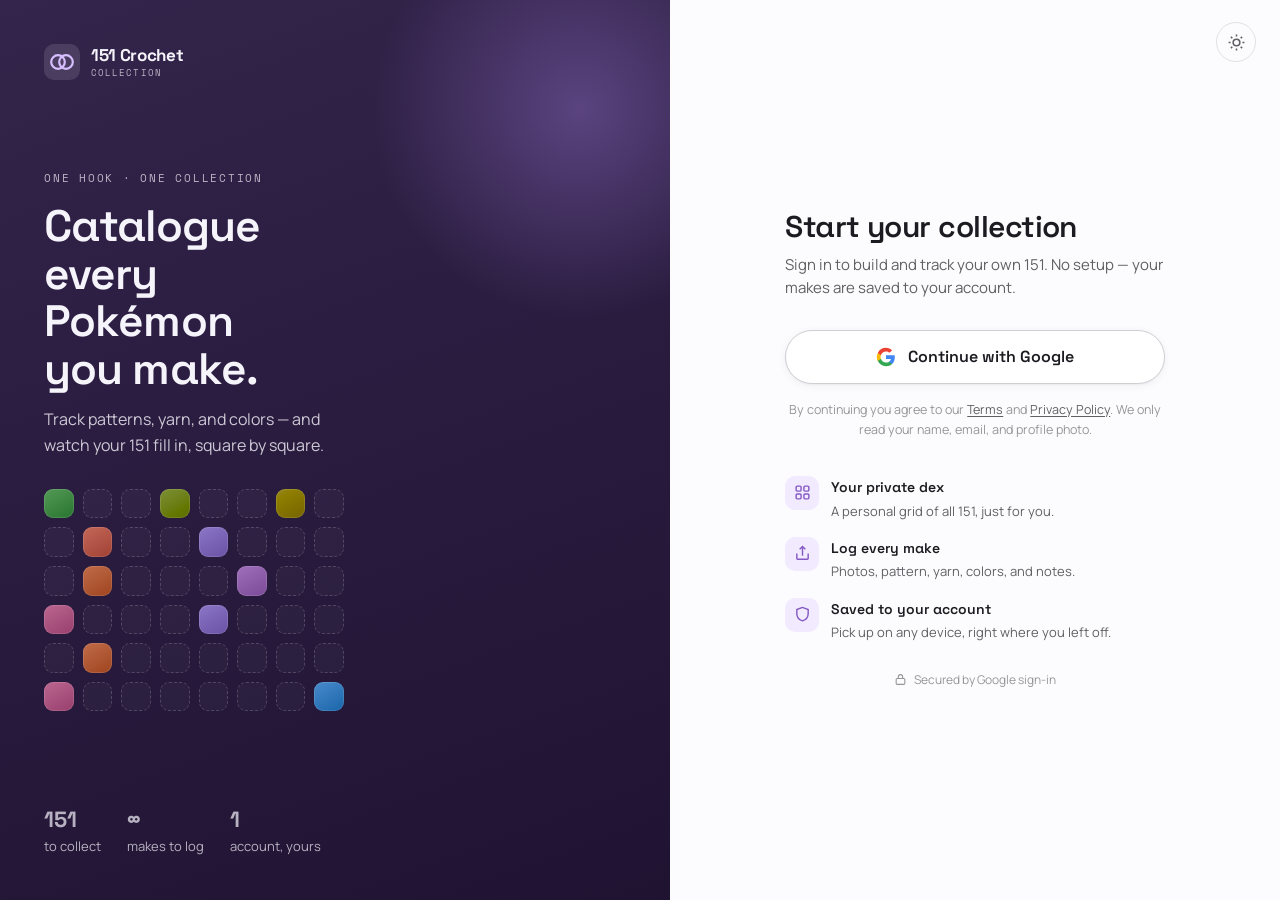
<file: SignIn.html>
<!DOCTYPE html>
<html lang="en" data-theme="light">
<head>
<meta charset="UTF-8">
<meta name="viewport" content="width=device-width, initial-scale=1">
<title>Sign in — 151 Crochet</title>
<link rel="preconnect" href="https://fonts.googleapis.com">
<link rel="preconnect" href="https://fonts.gstatic.com" crossorigin>
<link href="https://fonts.googleapis.com/css2?family=Space+Grotesk:wght@400;500;600;700&family=Manrope:wght@400;500;600;700;800&family=Space+Mono:wght@400;700&display=swap" rel="stylesheet">
<link rel="stylesheet" href="styles/tokens.css">
<style>
body { min-height: 100vh; }
.auth { display: grid; grid-template-columns: 1.1fr 1fr; min-height: 100vh; }

/* ---- left: editorial showcase ---- */
.showcase { position: relative; overflow: hidden; padding: 44px;
  background: linear-gradient(160deg, oklch(0.30 0.07 300), oklch(0.22 0.06 300)); color: oklch(0.97 0.01 300);
  display: flex; flex-direction: column; justify-content: space-between; }
.showcase .brand { display: flex; align-items: center; gap: 11px; color: inherit; }
.showcase .brand .mark { width: 36px; height: 36px; }
.showcase .brand .wm { display: flex; flex-direction: column; line-height: 1; }
.showcase .brand .wm b { font-family: var(--font-display); font-weight: 700; font-size: 17px; letter-spacing: -0.02em; white-space: nowrap; }
.showcase .brand .wm span { font-family: var(--font-mono); font-size: 9px; letter-spacing: 0.12em; opacity: 0.7; text-transform: uppercase; margin-top: 4px; white-space: nowrap; }

.showcase .pitch { max-width: 30ch; }
.showcase .pitch .eyebrow { font-family: var(--font-mono); font-size: 11px; letter-spacing: 0.16em; text-transform: uppercase; opacity: 0.7; }
.showcase .pitch h2 { color: inherit; font-size: clamp(30px, 3.6vw, 44px); font-weight: 600; margin-top: 16px; letter-spacing: -0.02em; }
.showcase .pitch p { opacity: 0.8; font-size: 16px; margin-top: 14px; line-height: 1.6; }

.mini-grid { display: grid; grid-template-columns: repeat(8, 1fr); gap: 9px; margin-top: 30px; max-width: 460px; }
.mini-grid .c { aspect-ratio: 1; border-radius: 9px; }
.mini-grid .c.made { box-shadow: inset 0 0 0 1px oklch(1 0 0 / 0.12); }
.mini-grid .c.todo { border: 1px dashed oklch(1 0 0 / 0.18); background: oklch(1 0 0 / 0.03); }

.showcase .foot { display: flex; gap: 26px; font-size: 13px; opacity: 0.7; }
.showcase .foot b { font-family: var(--font-display); font-size: 22px; display: block; opacity: 1; }
.showcase .glow { position: absolute; width: 420px; height: 420px; border-radius: 50%; right: -120px; top: -100px;
  background: radial-gradient(circle, oklch(0.7 0.15 300 / 0.35), transparent 70%); }

/* ---- right: sign-in ---- */
.signin { display: flex; align-items: center; justify-content: center; padding: 44px; position: relative; }
.signin .toptools { position: absolute; top: 22px; right: 24px; }
.icon-btn { width: 40px; height: 40px; display: grid; place-items: center; border-radius: var(--r-pill); color: var(--text-muted); border: 1px solid var(--border); transition: all var(--dur) var(--ease); }
.icon-btn:hover { background: var(--surface-2); color: var(--text); }

.signin-card { width: 100%; max-width: 380px; }
.signin-card h1 { font-size: 30px; font-weight: 600; }
.signin-card .lede { color: var(--text-muted); font-size: 15px; margin-top: 10px; }

.google-btn {
  display: flex; align-items: center; justify-content: center; gap: 12px; width: 100%;
  height: 54px; margin-top: 30px; border-radius: var(--r-pill);
  background: var(--surface); border: 1px solid var(--border-strong); color: var(--text);
  font-family: var(--font-display); font-weight: 600; font-size: 16px;
  box-shadow: var(--shadow-sm); transition: all var(--dur) var(--ease);
}
.google-btn:hover { border-color: var(--text-faint); box-shadow: var(--shadow-md); transform: translateY(-1px); }
.google-btn:active { transform: translateY(0); }

.legal { font-size: 12.5px; color: var(--text-faint); margin-top: 16px; line-height: 1.6; text-align: center; }
.legal a { color: var(--text-muted); text-decoration: underline; text-underline-offset: 2px; }

.benefits { margin-top: 34px; display: flex; flex-direction: column; gap: 14px; }
.benefit { display: flex; gap: 12px; align-items: flex-start; }
.benefit .ic { width: 34px; height: 34px; border-radius: 10px; background: var(--accent-soft); color: var(--accent); display: grid; place-items: center; flex-shrink: 0; }
.benefit b { font-size: 14px; font-family: var(--font-display); font-weight: 600; }
.benefit span { display: block; font-size: 13px; color: var(--text-muted); margin-top: 2px; }

.secure { display: flex; align-items: center; justify-content: center; gap: 7px; margin-top: 28px; font-size: 12px; color: var(--text-faint); }

@media (max-width: 860px) {
  .auth { grid-template-columns: 1fr; }
  .showcase { display: none; }
}
</style>
</head>
<body>
<div class="auth">
  <!-- showcase -->
  <aside class="showcase">
    <div class="glow"></div>
    <a class="brand" href="Collection.html">
      <svg class="mark" viewBox="0 0 36 36" fill="none"><rect width="36" height="36" rx="10" fill="oklch(1 0 0 / 0.12)"/><circle cx="14" cy="18" r="6.8" stroke="oklch(0.85 0.1 300)" stroke-width="2.2"/><circle cx="22" cy="18" r="6.8" stroke="oklch(0.85 0.1 300)" stroke-width="2.2"/></svg>
      <span class="wm"><b>151 Crochet</b><span>Collection</span></span>
    </a>

    <div class="pitch">
      <div class="eyebrow">One hook · one collection</div>
      <h2>Catalogue every Pokémon you make.</h2>
      <p>Track patterns, yarn, and colors — and watch your 151 fill in, square by square.</p>
      <div class="mini-grid" id="miniGrid"></div>
    </div>

    <div class="foot">
      <div><b>151</b>to collect</div>
      <div><b>∞</b>makes to log</div>
      <div><b>1</b>account, yours</div>
    </div>
  </aside>

  <!-- sign-in -->
  <main class="signin">
    <div class="toptools">
      <button class="icon-btn" id="themeBtn" aria-label="Toggle theme">
        <svg width="19" height="19" viewBox="0 0 24 24" fill="none" stroke="currentColor" stroke-width="2"><circle cx="12" cy="12" r="4.2"/><path d="M12 2v2.5M12 19.5V22M4.9 4.9l1.8 1.8M17.3 17.3l1.8 1.8M2 12h2.5M19.5 12H22M4.9 19.1l1.8-1.8M17.3 6.7l1.8-1.8"/></svg>
      </button>
    </div>

    <div class="signin-card">
      <h1>Start your collection</h1>
      <p class="lede">Sign in to build and track your own 151. No setup — your makes are saved to your account.</p>

      <button class="google-btn">
        <svg width="20" height="20" viewBox="0 0 24 24"><path fill="#4285F4" d="M22.56 12.25c0-.78-.07-1.53-.2-2.25H12v4.26h5.92a5.06 5.06 0 0 1-2.2 3.32v2.77h3.57c2.08-1.92 3.27-4.74 3.27-8.1z"/><path fill="#34A853" d="M12 23c2.97 0 5.46-.98 7.28-2.66l-3.57-2.77c-.98.66-2.23 1.06-3.71 1.06-2.86 0-5.29-1.93-6.16-4.53H2.18v2.84A11 11 0 0 0 12 23z"/><path fill="#FBBC05" d="M5.84 14.1a6.6 6.6 0 0 1 0-4.2V7.06H2.18a11 11 0 0 0 0 9.88l3.66-2.84z"/><path fill="#EA4335" d="M12 5.38c1.62 0 3.06.56 4.21 1.64l3.15-3.15C17.45 2.09 14.97 1 12 1A11 11 0 0 0 2.18 7.06l3.66 2.84C6.71 7.3 9.14 5.38 12 5.38z"/></svg>
        Continue with Google
      </button>

      <p class="legal">By continuing you agree to our <a href="#">Terms</a> and <a href="#">Privacy Policy</a>. We only read your name, email, and profile photo.</p>

      <div class="benefits">
        <div class="benefit">
          <span class="ic"><svg width="17" height="17" viewBox="0 0 24 24" fill="none" stroke="currentColor" stroke-width="2"><rect x="3" y="3" width="7" height="7" rx="1.5"/><rect x="14" y="3" width="7" height="7" rx="1.5"/><rect x="3" y="14" width="7" height="7" rx="1.5"/><rect x="14" y="14" width="7" height="7" rx="1.5"/></svg></span>
          <div><b>Your private dex</b><span>A personal grid of all 151, just for you.</span></div>
        </div>
        <div class="benefit">
          <span class="ic"><svg width="17" height="17" viewBox="0 0 24 24" fill="none" stroke="currentColor" stroke-width="2"><path d="M4 12v7a1 1 0 0 0 1 1h14a1 1 0 0 0 1-1v-7"/><path d="M16 6l-4-4-4 4M12 2v13"/></svg></span>
          <div><b>Log every make</b><span>Photos, pattern, yarn, colors, and notes.</span></div>
        </div>
        <div class="benefit">
          <span class="ic"><svg width="17" height="17" viewBox="0 0 24 24" fill="none" stroke="currentColor" stroke-width="2"><path d="M12 2 4 5v6c0 5 3.4 8.5 8 10 4.6-1.5 8-5 8-10V5l-8-3z"/></svg></span>
          <div><b>Saved to your account</b><span>Pick up on any device, right where you left off.</span></div>
        </div>
      </div>

      <div class="secure">
        <svg width="13" height="13" viewBox="0 0 24 24" fill="none" stroke="currentColor" stroke-width="2"><rect x="4" y="10" width="16" height="11" rx="2"/><path d="M8 10V7a4 4 0 0 1 8 0v3"/></svg>
        Secured by Google sign-in
      </div>
    </div>
  </main>
</div>

<script>
const root = document.documentElement;
const saved = localStorage.getItem('theme151'); if(saved) root.dataset.theme = saved;
document.getElementById('themeBtn').addEventListener('click', ()=>{
  const next = root.dataset.theme==='dark' ? 'light' : 'dark';
  root.dataset.theme = next; localStorage.setItem('theme151', next);
});
// decorative mini grid
const hues = [145,42,255,120,80,312,100,70,350,30,355,85,295,215,275,250];
const made = new Set([0,3,6,9,12,17,21,24,28,33,40,47]);
let html='';
for(let i=0;i<48;i++){
  const h = hues[i % hues.length];
  const isMade = made.has(i);
  const bg = isMade ? `background:linear-gradient(150deg, oklch(0.62 0.12 ${h}), oklch(0.5 0.13 ${h}))` : '';
  html += `<div class="c ${isMade?'made':'todo'}" style="${bg}"></div>`;
}
document.getElementById('miniGrid').innerHTML = html;
</script>
</body>
</html>
</file>
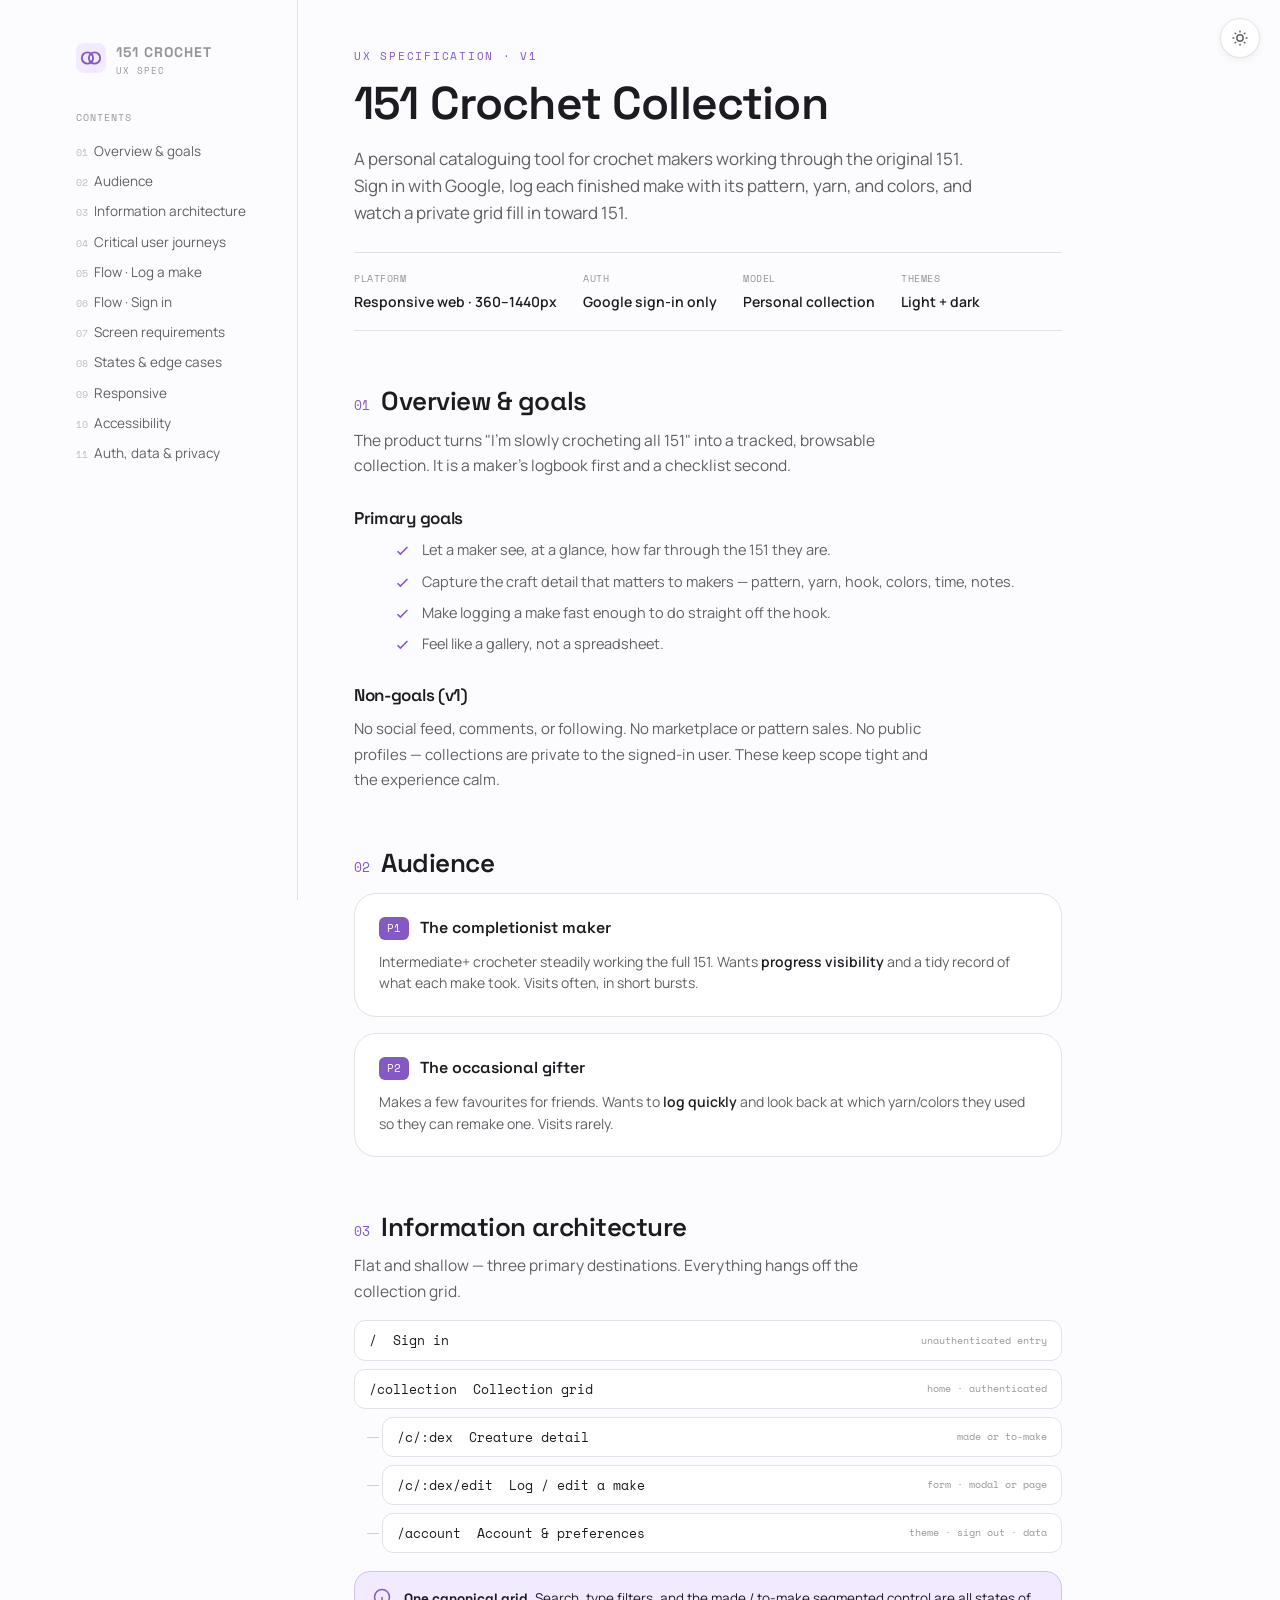
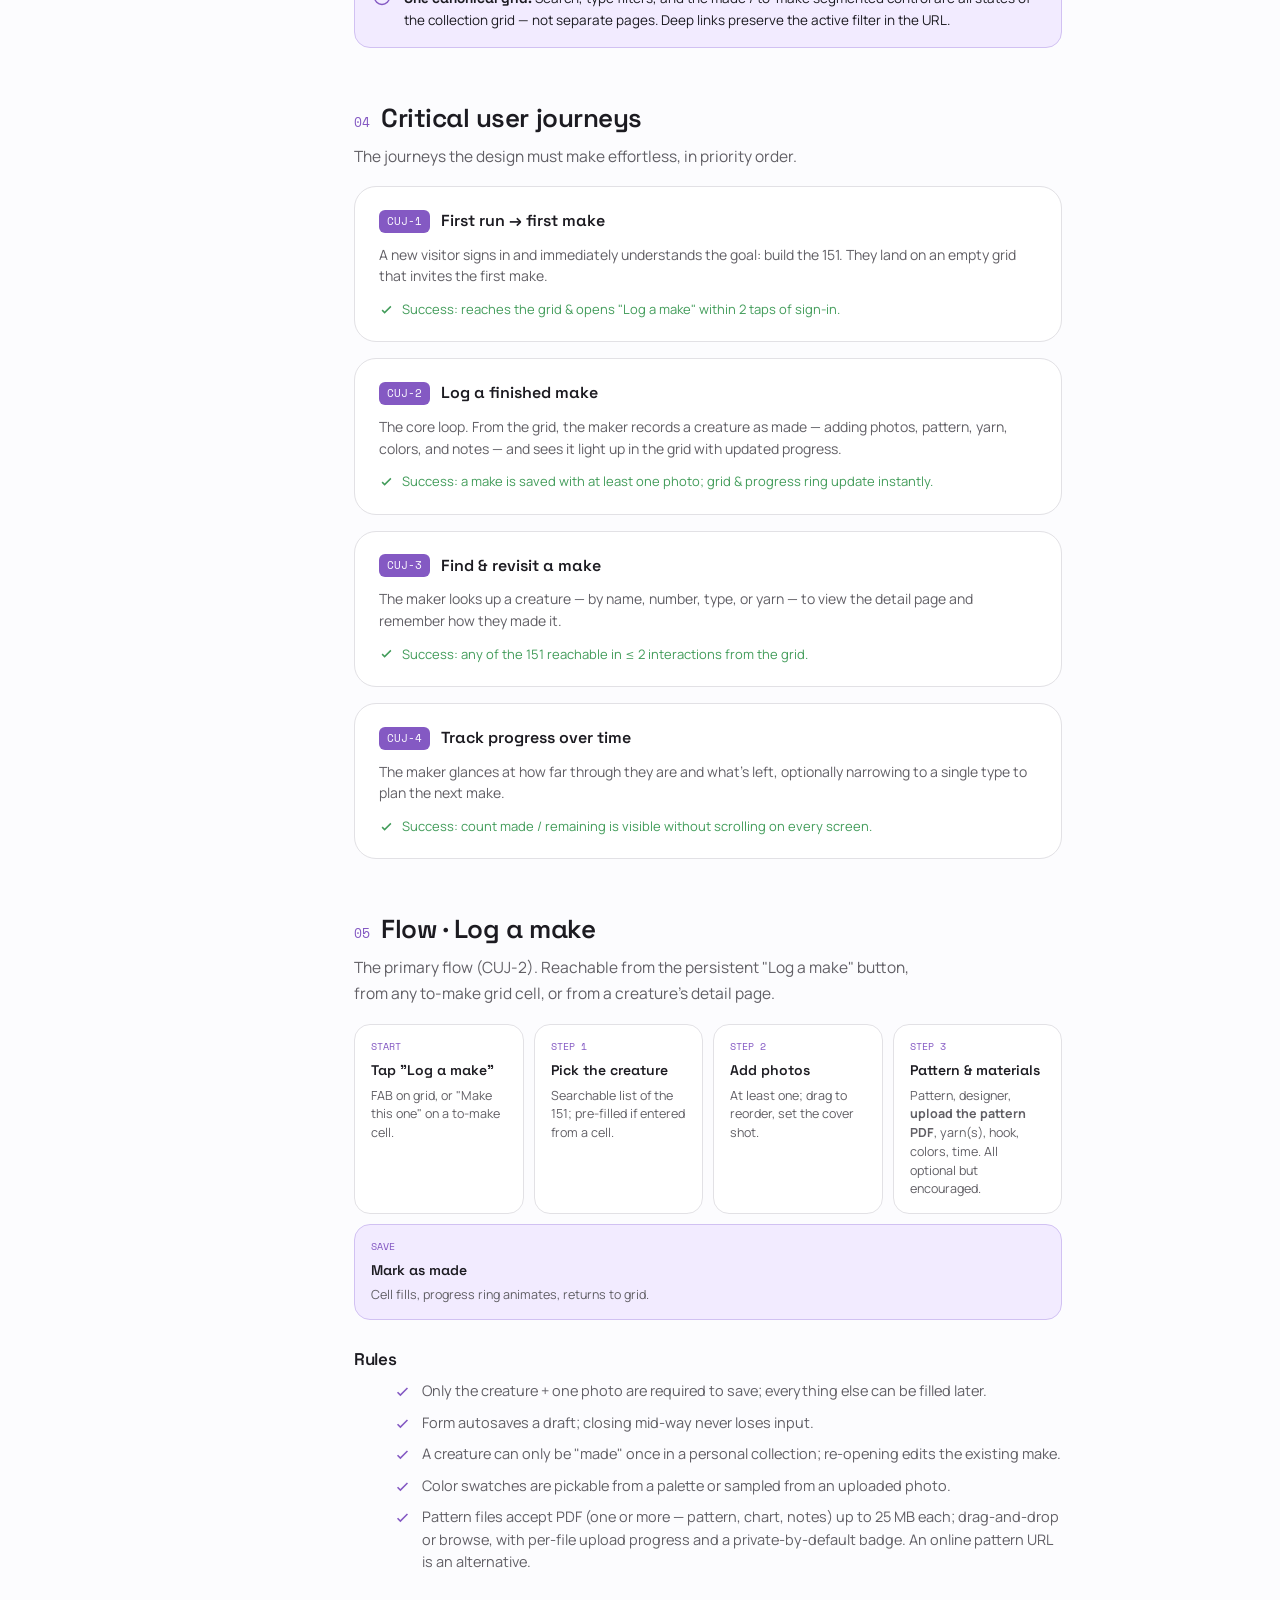
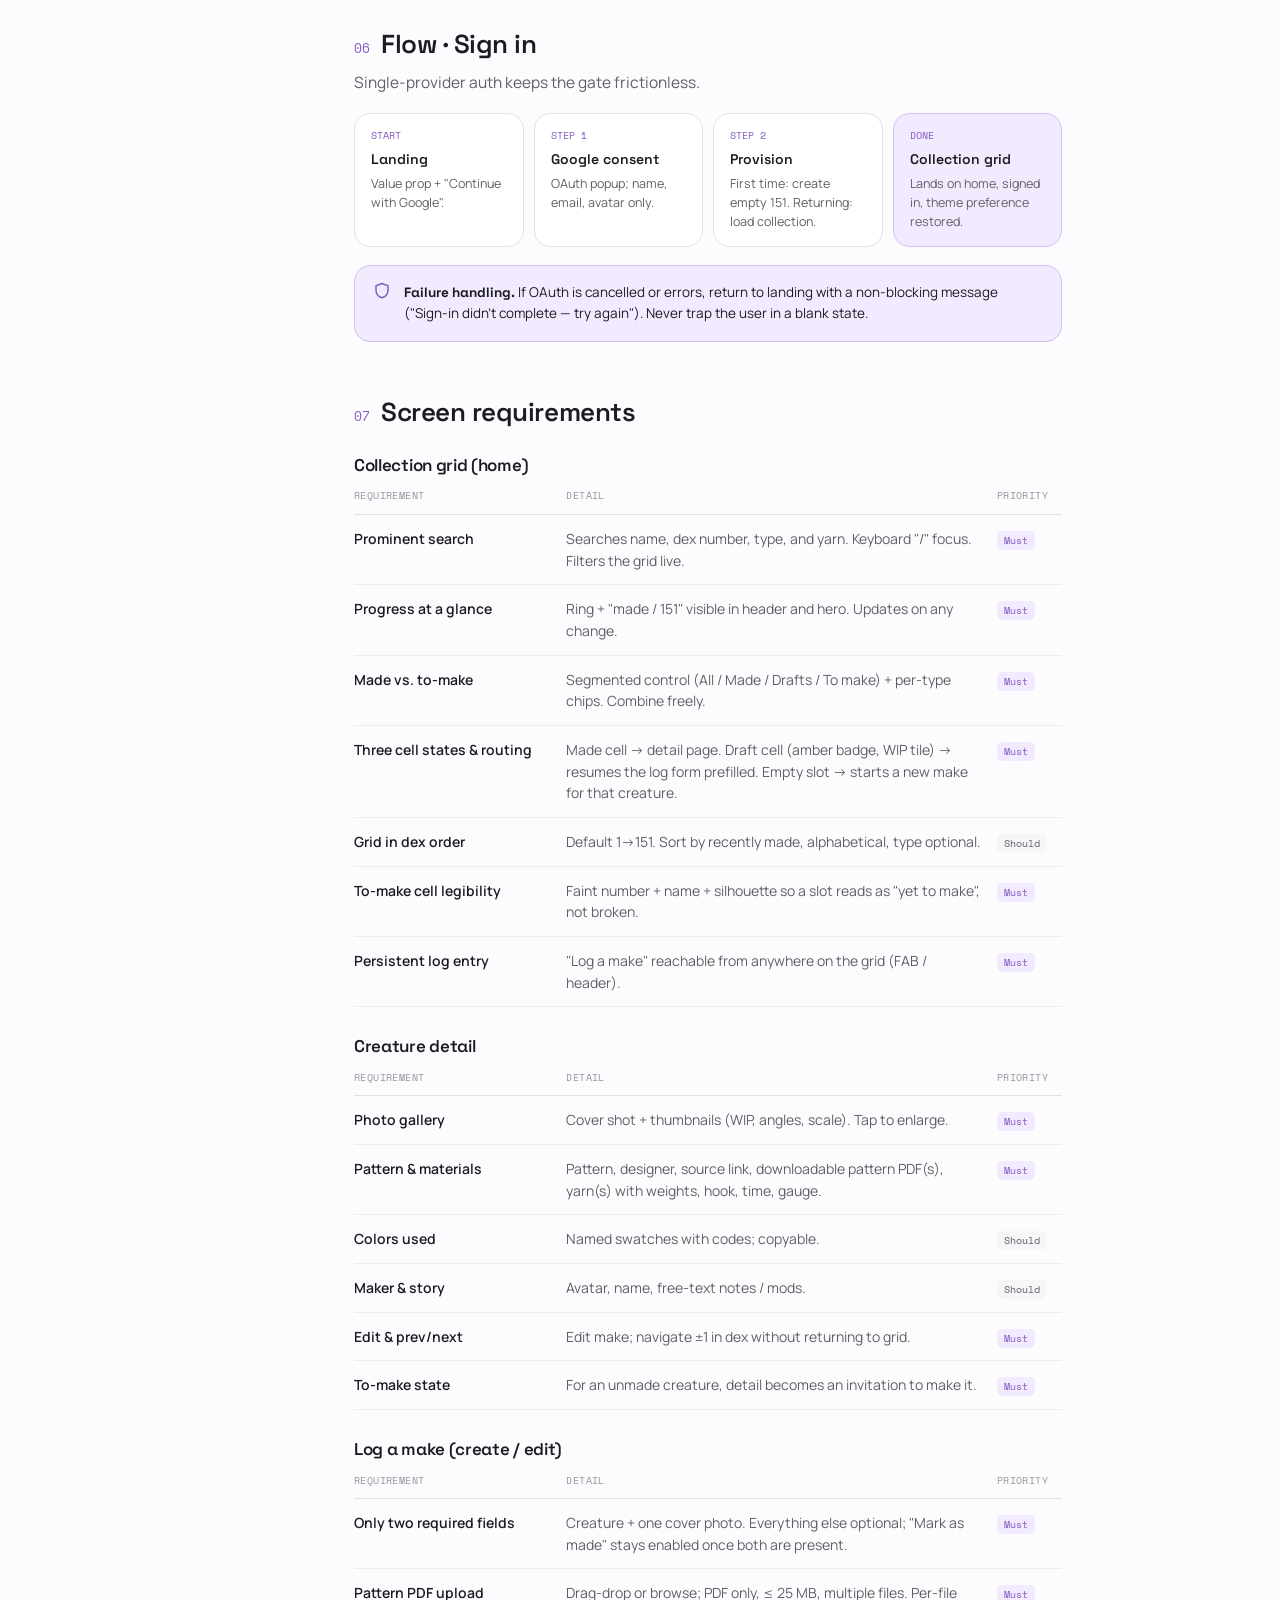
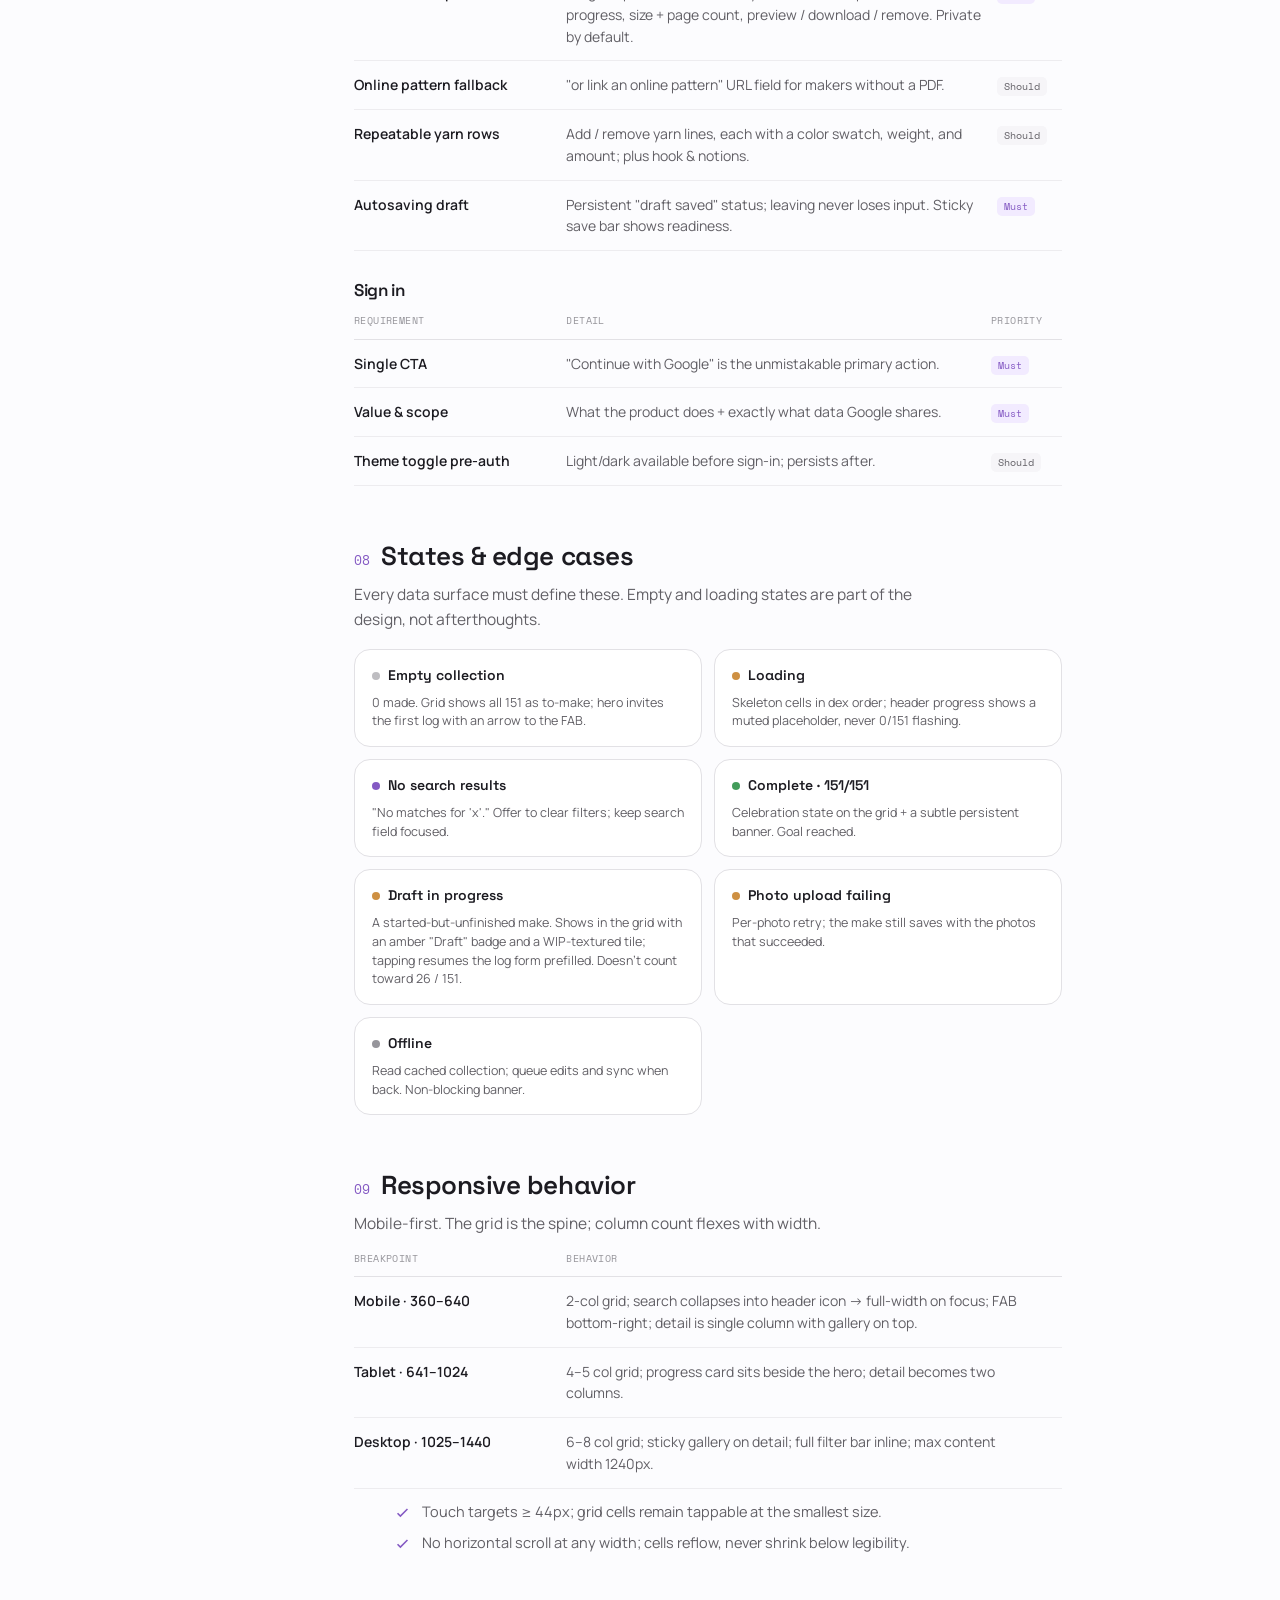
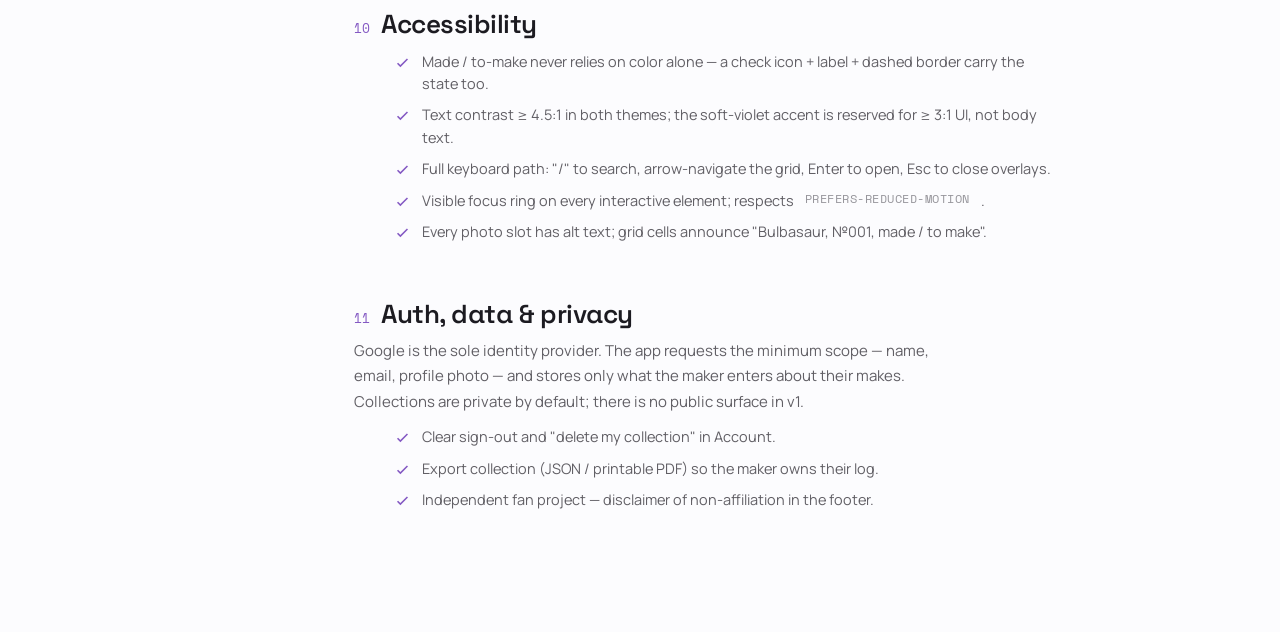
<file: Spec.html>
<!DOCTYPE html>
<html lang="en" data-theme="light">
<head>
<meta charset="UTF-8">
<meta name="viewport" content="width=device-width, initial-scale=1">
<title>UX Spec — 151 Crochet</title>
<link rel="preconnect" href="https://fonts.googleapis.com">
<link rel="preconnect" href="https://fonts.gstatic.com" crossorigin>
<link href="https://fonts.googleapis.com/css2?family=Space+Grotesk:wght@400;500;600;700&family=Manrope:wght@400;500;600;700;800&family=Space+Mono:wght@400;700&display=swap" rel="stylesheet">
<link rel="stylesheet" href="styles/tokens.css">
<style>
.shell { display: grid; grid-template-columns: 248px 1fr; max-width: 1180px; margin: 0 auto; gap: 0; }

/* TOC */
.toc { position: sticky; top: 0; align-self: start; height: 100vh; overflow-y: auto;
  padding: 34px 26px; border-right: 1px solid var(--border); }
.toc .brand { display: flex; align-items: center; gap: 10px; margin-bottom: 28px; }
.toc .brand .mark { width: 30px; height: 30px; }
.toc .brand b { font-family: var(--font-display); font-weight: 700; font-size: 14px; }
.toc .brand span { display:block; font-family: var(--font-mono); font-size: 8.5px; letter-spacing: 0.12em; color: var(--text-faint); text-transform: uppercase; margin-top: 3px; }
.toc .lab { font-family: var(--font-mono); font-size: 10px; text-transform: uppercase; letter-spacing: 0.1em; color: var(--text-faint); margin: 22px 0 10px; }
.toc a { display: block; font-size: 13.5px; color: var(--text-muted); padding: 6px 0; line-height: 1.35; transition: color var(--dur) var(--ease); }
.toc a:hover { color: var(--accent); }
.toc a.num::before { content: attr(data-n) "  "; font-family: var(--font-mono); font-size: 10px; color: var(--text-ghost); }

/* content */
.doc { padding: 48px 56px 120px; max-width: 820px; }
.doc .kicker { font-family: var(--font-mono); font-size: 11px; letter-spacing: 0.16em; text-transform: uppercase; color: var(--accent); }
.doc h1 { font-size: clamp(32px, 4vw, 46px); font-weight: 600; margin: 14px 0 16px; }
.doc .deck { font-size: 17px; color: var(--text-muted); max-width: 62ch; line-height: 1.6; }
.doc .meta-row { display: flex; gap: 26px; flex-wrap: wrap; margin: 26px 0 8px; padding: 18px 0; border-top: 1px solid var(--border); border-bottom: 1px solid var(--border); }
.doc .meta-row div .k { font-family: var(--font-mono); font-size: 10px; text-transform: uppercase; letter-spacing: 0.05em; color: var(--text-faint); }
.doc .meta-row div .v { font-size: 14px; font-weight: 600; margin-top: 4px; }

section.block { margin-top: 56px; scroll-margin-top: 24px; }
section.block > h2 { font-size: 26px; font-weight: 600; display: flex; align-items: baseline; gap: 12px; }
section.block > h2 .n { font-family: var(--font-mono); font-size: 13px; color: var(--accent); font-weight: 400; }
section.block > .intro { color: var(--text-muted); font-size: 15.5px; margin-top: 12px; line-height: 1.65; max-width: 64ch; }
h3.sub { font-size: 17px; font-weight: 600; margin: 30px 0 12px; font-family: var(--font-display); }

p.body { color: var(--text-muted); font-size: 15px; line-height: 1.7; max-width: 64ch; margin-top: 10px; }

/* flow steps */
.flow { display: flex; flex-wrap: wrap; gap: 10px; align-items: stretch; margin: 18px 0; }
.step { flex: 1; min-width: 150px; position: relative; padding: 14px 16px; border: 1px solid var(--border); border-radius: var(--r-md); background: var(--surface); }
.step .sn { font-family: var(--font-mono); font-size: 10px; color: var(--accent); }
.step .st { font-family: var(--font-display); font-weight: 600; font-size: 14px; margin-top: 5px; }
.step .sd { font-size: 12.5px; color: var(--text-muted); margin-top: 5px; line-height: 1.5; }
.step.alt { background: var(--accent-soft); border-color: var(--accent-line); }
.flow.vert { flex-direction: column; }
.flow.vert .step { min-width: 0; }

/* cuj cards */
.cuj { border: 1px solid var(--border); border-radius: var(--r-lg); background: var(--surface); padding: 22px 24px; margin-top: 16px; }
.cuj .ch { display: flex; align-items: center; gap: 11px; }
.cuj .ch .id { font-family: var(--font-mono); font-size: 11px; color: var(--accent-contrast); background: var(--accent); padding: 3px 8px; border-radius: 6px; }
.cuj .ch b { font-family: var(--font-display); font-size: 16px; font-weight: 600; }
.cuj .goal { font-size: 14px; color: var(--text-muted); margin-top: 10px; }
.cuj .goal em { color: var(--text); font-style: normal; font-weight: 600; }
.cuj .succ { display: flex; align-items: center; gap: 8px; margin-top: 12px; font-size: 13px; color: var(--good); }

/* requirement table */
.reqs { width: 100%; border-collapse: collapse; margin-top: 14px; font-size: 14px; }
.reqs th { text-align: left; font-family: var(--font-mono); font-size: 10px; text-transform: uppercase; letter-spacing: 0.04em;
  color: var(--text-faint); font-weight: 400; padding: 0 14px 10px 0; border-bottom: 1px solid var(--border); }
.reqs td { padding: 13px 14px 13px 0; border-bottom: 1px solid var(--border-soft); color: var(--text-muted); vertical-align: top; line-height: 1.55; }
.reqs td:first-child { color: var(--text); font-weight: 600; width: 30%; }
.reqs .pri { font-family: var(--font-mono); font-size: 10px; padding: 2px 7px; border-radius: 5px; white-space: nowrap; }
.pri.must { background: var(--accent-soft); color: var(--accent); }
.pri.should { background: var(--surface-2); color: var(--text-muted); }

/* state list */
.states { display: grid; grid-template-columns: repeat(2,1fr); gap: 12px; margin-top: 16px; }
.state { border: 1px solid var(--border); border-radius: var(--r-md); padding: 15px 17px; background: var(--surface); }
.state .sh { font-family: var(--font-display); font-weight: 600; font-size: 14px; display: flex; align-items: center; gap: 8px; }
.state .sh .d { width: 8px; height: 8px; border-radius: 50%; }
.state p { font-size: 12.5px; color: var(--text-muted); margin-top: 7px; line-height: 1.5; }

/* callout */
.callout { display: flex; gap: 13px; padding: 16px 18px; border-radius: var(--r-md); background: var(--accent-soft); border: 1px solid var(--accent-line); margin-top: 18px; }
.callout .ic { color: var(--accent); flex-shrink: 0; }
.callout p { font-size: 13.5px; color: var(--text); line-height: 1.6; }
.callout b { font-family: var(--font-display); }

ul.checks { list-style: none; margin-top: 12px; display: flex; flex-direction: column; gap: 9px; }
ul.checks li { display: flex; gap: 11px; font-size: 14.5px; color: var(--text-muted); line-height: 1.55; }
ul.checks li svg { flex-shrink: 0; margin-top: 3px; color: var(--accent); }

.sitemap { display: flex; flex-direction: column; gap: 8px; margin-top: 16px; font-family: var(--font-mono); font-size: 13px; }
.sitemap .node { padding: 9px 14px; border: 1px solid var(--border); border-radius: var(--r-sm); background: var(--surface); color: var(--text); display: flex; gap: 10px; align-items: center; }
.sitemap .node .tag { font-size: 10px; color: var(--text-faint); margin-left: auto; }
.sitemap .indent { margin-left: 28px; position: relative; }
.sitemap .indent::before { content:""; position: absolute; left: -16px; top: 50%; width: 12px; height: 1px; background: var(--border-strong); }

.themebtn { position: fixed; top: 18px; right: 20px; z-index: 60; width: 40px; height: 40px; display: grid; place-items: center;
  border-radius: var(--r-pill); background: var(--surface); border: 1px solid var(--border); color: var(--text-muted); box-shadow: var(--shadow-sm); }

@media (max-width: 860px) {
  .shell { grid-template-columns: 1fr; }
  .toc { display: none; }
  .doc { padding: 40px 22px 90px; }
  .states { grid-template-columns: 1fr; }
}
</style>
</head>
<body>
<button class="themebtn" id="themeBtn" aria-label="Toggle theme"><svg width="18" height="18" viewBox="0 0 24 24" fill="none" stroke="currentColor" stroke-width="2"><circle cx="12" cy="12" r="4.2"/><path d="M12 2v2.5M12 19.5V22M4.9 4.9l1.8 1.8M17.3 17.3l1.8 1.8M2 12h2.5M19.5 12H22M4.9 19.1l1.8-1.8M17.3 6.7l1.8-1.8"/></svg></button>

<div class="shell">
  <!-- TOC -->
  <nav class="toc">
    <a class="brand" href="index.html">
      <svg class="mark" viewBox="0 0 34 34" fill="none"><rect width="34" height="34" rx="9" fill="var(--accent-soft)"/><circle cx="13" cy="17" r="6.4" stroke="var(--accent)" stroke-width="2.1"/><circle cx="21" cy="17" r="6.4" stroke="var(--accent)" stroke-width="2.1"/></svg>
      <span><b>151 Crochet</b><span>UX Spec</span></span>
    </a>
    <div class="lab">Contents</div>
    <a class="num" data-n="01" href="#overview">Overview &amp; goals</a>
    <a class="num" data-n="02" href="#users">Audience</a>
    <a class="num" data-n="03" href="#ia">Information architecture</a>
    <a class="num" data-n="04" href="#cujs">Critical user journeys</a>
    <a class="num" data-n="05" href="#flow-make">Flow · Log a make</a>
    <a class="num" data-n="06" href="#flow-auth">Flow · Sign in</a>
    <a class="num" data-n="07" href="#screens">Screen requirements</a>
    <a class="num" data-n="08" href="#states">States &amp; edge cases</a>
    <a class="num" data-n="09" href="#responsive">Responsive</a>
    <a class="num" data-n="10" href="#a11y">Accessibility</a>
    <a class="num" data-n="11" href="#privacy">Auth, data &amp; privacy</a>
  </nav>

  <!-- DOC -->
  <main class="doc">
    <div class="kicker">UX Specification · v1</div>
    <h1>151 Crochet Collection</h1>
    <p class="deck">A personal cataloguing tool for crochet makers working through the original 151. Sign in with Google, log each finished make with its pattern, yarn, and colors, and watch a private grid fill in toward 151.</p>
    <div class="meta-row">
      <div><div class="k">Platform</div><div class="v">Responsive web · 360–1440px</div></div>
      <div><div class="k">Auth</div><div class="v">Google sign-in only</div></div>
      <div><div class="k">Model</div><div class="v">Personal collection</div></div>
      <div><div class="k">Themes</div><div class="v">Light + dark</div></div>
    </div>

    <!-- 01 OVERVIEW -->
    <section class="block" id="overview">
      <h2><span class="n">01</span> Overview &amp; goals</h2>
      <p class="intro">The product turns "I'm slowly crocheting all 151" into a tracked, browsable collection. It is a maker's logbook first and a checklist second.</p>
      <h3 class="sub">Primary goals</h3>
      <ul class="checks">
        <li><svg width="17" height="17" viewBox="0 0 24 24" fill="none" stroke="currentColor" stroke-width="2.2"><path d="M5 13l4 4L19 7"/></svg> Let a maker see, at a glance, how far through the 151 they are.</li>
        <li><svg width="17" height="17" viewBox="0 0 24 24" fill="none" stroke="currentColor" stroke-width="2.2"><path d="M5 13l4 4L19 7"/></svg> Capture the craft detail that matters to makers — pattern, yarn, hook, colors, time, notes.</li>
        <li><svg width="17" height="17" viewBox="0 0 24 24" fill="none" stroke="currentColor" stroke-width="2.2"><path d="M5 13l4 4L19 7"/></svg> Make logging a make fast enough to do straight off the hook.</li>
        <li><svg width="17" height="17" viewBox="0 0 24 24" fill="none" stroke="currentColor" stroke-width="2.2"><path d="M5 13l4 4L19 7"/></svg> Feel like a gallery, not a spreadsheet.</li>
      </ul>
      <h3 class="sub">Non-goals (v1)</h3>
      <p class="body">No social feed, comments, or following. No marketplace or pattern sales. No public profiles — collections are private to the signed-in user. These keep scope tight and the experience calm.</p>
    </section>

    <!-- 02 USERS -->
    <section class="block" id="users">
      <h2><span class="n">02</span> Audience</h2>
      <div class="cuj">
        <div class="ch"><span class="id">P1</span><b>The completionist maker</b></div>
        <p class="goal">Intermediate+ crocheter steadily working the full 151. Wants <em>progress visibility</em> and a tidy record of what each make took. Visits often, in short bursts.</p>
      </div>
      <div class="cuj">
        <div class="ch"><span class="id">P2</span><b>The occasional gifter</b></div>
        <p class="goal">Makes a few favourites for friends. Wants to <em>log quickly</em> and look back at which yarn/colors they used so they can remake one. Visits rarely.</p>
      </div>
    </section>

    <!-- 03 IA -->
    <section class="block" id="ia">
      <h2><span class="n">03</span> Information architecture</h2>
      <p class="intro">Flat and shallow — three primary destinations. Everything hangs off the collection grid.</p>
      <div class="sitemap">
        <div class="node">/ &nbsp;Sign in <span class="tag">unauthenticated entry</span></div>
        <div class="node">/collection &nbsp;Collection grid <span class="tag">home · authenticated</span></div>
        <div class="node indent">/c/:dex &nbsp;Creature detail <span class="tag">made or to-make</span></div>
        <div class="node indent">/c/:dex/edit &nbsp;Log / edit a make <span class="tag">form · modal or page</span></div>
        <div class="node indent">/account &nbsp;Account &amp; preferences <span class="tag">theme · sign out · data</span></div>
      </div>
      <div class="callout">
        <span class="ic"><svg width="18" height="18" viewBox="0 0 24 24" fill="none" stroke="currentColor" stroke-width="2"><circle cx="12" cy="12" r="10"/><path d="M12 16v-4M12 8h.01"/></svg></span>
        <p><b>One canonical grid.</b> Search, type filters, and the made / to-make segmented control are all states of the collection grid — not separate pages. Deep links preserve the active filter in the URL.</p>
      </div>
    </section>

    <!-- 04 CUJs -->
    <section class="block" id="cujs">
      <h2><span class="n">04</span> Critical user journeys</h2>
      <p class="intro">The journeys the design must make effortless, in priority order.</p>

      <div class="cuj">
        <div class="ch"><span class="id">CUJ-1</span><b>First run → first make</b></div>
        <p class="goal">A new visitor signs in and immediately understands the goal: build the 151. They land on an empty grid that invites the first make.</p>
        <div class="succ"><svg width="15" height="15" viewBox="0 0 24 24" fill="none" stroke="currentColor" stroke-width="2.4"><path d="M5 13l4 4L19 7"/></svg> Success: reaches the grid &amp; opens "Log a make" within 2 taps of sign-in.</div>
      </div>

      <div class="cuj">
        <div class="ch"><span class="id">CUJ-2</span><b>Log a finished make</b></div>
        <p class="goal">The core loop. From the grid, the maker records a creature as made — adding photos, pattern, yarn, colors, and notes — and sees it light up in the grid with updated progress.</p>
        <div class="succ"><svg width="15" height="15" viewBox="0 0 24 24" fill="none" stroke="currentColor" stroke-width="2.4"><path d="M5 13l4 4L19 7"/></svg> Success: a make is saved with at least one photo; grid &amp; progress ring update instantly.</div>
      </div>

      <div class="cuj">
        <div class="ch"><span class="id">CUJ-3</span><b>Find &amp; revisit a make</b></div>
        <p class="goal">The maker looks up a creature — by name, number, type, or yarn — to view the detail page and remember how they made it.</p>
        <div class="succ"><svg width="15" height="15" viewBox="0 0 24 24" fill="none" stroke="currentColor" stroke-width="2.4"><path d="M5 13l4 4L19 7"/></svg> Success: any of the 151 reachable in ≤ 2 interactions from the grid.</div>
      </div>

      <div class="cuj">
        <div class="ch"><span class="id">CUJ-4</span><b>Track progress over time</b></div>
        <p class="goal">The maker glances at how far through they are and what's left, optionally narrowing to a single type to plan the next make.</p>
        <div class="succ"><svg width="15" height="15" viewBox="0 0 24 24" fill="none" stroke="currentColor" stroke-width="2.4"><path d="M5 13l4 4L19 7"/></svg> Success: count made / remaining is visible without scrolling on every screen.</div>
      </div>
    </section>

    <!-- 05 FLOW MAKE -->
    <section class="block" id="flow-make">
      <h2><span class="n">05</span> Flow · Log a make</h2>
      <p class="intro">The primary flow (CUJ-2). Reachable from the persistent "Log a make" button, from any to-make grid cell, or from a creature's detail page.</p>
      <div class="flow">
        <div class="step"><div class="sn">START</div><div class="st">Tap "Log a make"</div><div class="sd">FAB on grid, or "Make this one" on a to-make cell.</div></div>
        <div class="step"><div class="sn">STEP 1</div><div class="st">Pick the creature</div><div class="sd">Searchable list of the 151; pre-filled if entered from a cell.</div></div>
        <div class="step"><div class="sn">STEP 2</div><div class="st">Add photos</div><div class="sd">At least one; drag to reorder, set the cover shot.</div></div>
        <div class="step"><div class="sn">STEP 3</div><div class="st">Pattern &amp; materials</div><div class="sd">Pattern, designer, <b>upload the pattern PDF</b>, yarn(s), hook, colors, time. All optional but encouraged.</div></div>
        <div class="step alt"><div class="sn">SAVE</div><div class="st">Mark as made</div><div class="sd">Cell fills, progress ring animates, returns to grid.</div></div>
      </div>
      <h3 class="sub">Rules</h3>
      <ul class="checks">
        <li><svg width="17" height="17" viewBox="0 0 24 24" fill="none" stroke="currentColor" stroke-width="2.2"><path d="M5 13l4 4L19 7"/></svg> Only the creature + one photo are required to save; everything else can be filled later.</li>
        <li><svg width="17" height="17" viewBox="0 0 24 24" fill="none" stroke="currentColor" stroke-width="2.2"><path d="M5 13l4 4L19 7"/></svg> Form autosaves a draft; closing mid-way never loses input.</li>
        <li><svg width="17" height="17" viewBox="0 0 24 24" fill="none" stroke="currentColor" stroke-width="2.2"><path d="M5 13l4 4L19 7"/></svg> A creature can only be "made" once in a personal collection; re-opening edits the existing make.</li>
        <li><svg width="17" height="17" viewBox="0 0 24 24" fill="none" stroke="currentColor" stroke-width="2.2"><path d="M5 13l4 4L19 7"/></svg> Color swatches are pickable from a palette or sampled from an uploaded photo.</li>
        <li><svg width="17" height="17" viewBox="0 0 24 24" fill="none" stroke="currentColor" stroke-width="2.2"><path d="M5 13l4 4L19 7"/></svg> Pattern files accept PDF (one or more — pattern, chart, notes) up to 25&nbsp;MB each; drag-and-drop or browse, with per-file upload progress and a private-by-default badge. An online pattern URL is an alternative.</li>
      </ul>
    </section>

    <!-- 06 FLOW AUTH -->
    <section class="block" id="flow-auth">
      <h2><span class="n">06</span> Flow · Sign in</h2>
      <p class="intro">Single-provider auth keeps the gate frictionless.</p>
      <div class="flow">
        <div class="step"><div class="sn">START</div><div class="st">Landing</div><div class="sd">Value prop + "Continue with Google".</div></div>
        <div class="step"><div class="sn">STEP 1</div><div class="st">Google consent</div><div class="sd">OAuth popup; name, email, avatar only.</div></div>
        <div class="step"><div class="sn">STEP 2</div><div class="st">Provision</div><div class="sd">First time: create empty 151. Returning: load collection.</div></div>
        <div class="step alt"><div class="sn">DONE</div><div class="st">Collection grid</div><div class="sd">Lands on home, signed in, theme preference restored.</div></div>
      </div>
      <div class="callout">
        <span class="ic"><svg width="18" height="18" viewBox="0 0 24 24" fill="none" stroke="currentColor" stroke-width="2"><path d="M12 2 4 5v6c0 5 3.4 8.5 8 10 4.6-1.5 8-5 8-10V5l-8-3z"/></svg></span>
        <p><b>Failure handling.</b> If OAuth is cancelled or errors, return to landing with a non-blocking message ("Sign-in didn't complete — try again"). Never trap the user in a blank state.</p>
      </div>
    </section>

    <!-- 07 SCREENS -->
    <section class="block" id="screens">
      <h2><span class="n">07</span> Screen requirements</h2>

      <h3 class="sub">Collection grid (home)</h3>
      <table class="reqs">
        <thead><tr><th>Requirement</th><th>Detail</th><th>Priority</th></tr></thead>
        <tbody>
          <tr><td>Prominent search</td><td>Searches name, dex number, type, and yarn. Keyboard "/" focus. Filters the grid live.</td><td><span class="pri must">Must</span></td></tr>
          <tr><td>Progress at a glance</td><td>Ring + "made / 151" visible in header and hero. Updates on any change.</td><td><span class="pri must">Must</span></td></tr>
          <tr><td>Made vs. to-make</td><td>Segmented control (All / Made / Drafts / To make) + per-type chips. Combine freely.</td><td><span class="pri must">Must</span></td></tr>
          <tr><td>Three cell states &amp; routing</td><td>Made cell → detail page. Draft cell (amber badge, WIP tile) → resumes the log form prefilled. Empty slot → starts a new make for that creature.</td><td><span class="pri must">Must</span></td></tr>
          <tr><td>Grid in dex order</td><td>Default 1→151. Sort by recently made, alphabetical, type optional.</td><td><span class="pri should">Should</span></td></tr>
          <tr><td>To-make cell legibility</td><td>Faint number + name + silhouette so a slot reads as "yet to make", not broken.</td><td><span class="pri must">Must</span></td></tr>
          <tr><td>Persistent log entry</td><td>"Log a make" reachable from anywhere on the grid (FAB / header).</td><td><span class="pri must">Must</span></td></tr>
        </tbody>
      </table>

      <h3 class="sub">Creature detail</h3>
      <table class="reqs">
        <thead><tr><th>Requirement</th><th>Detail</th><th>Priority</th></tr></thead>
        <tbody>
          <tr><td>Photo gallery</td><td>Cover shot + thumbnails (WIP, angles, scale). Tap to enlarge.</td><td><span class="pri must">Must</span></td></tr>
          <tr><td>Pattern &amp; materials</td><td>Pattern, designer, source link, downloadable pattern PDF(s), yarn(s) with weights, hook, time, gauge.</td><td><span class="pri must">Must</span></td></tr>
          <tr><td>Colors used</td><td>Named swatches with codes; copyable.</td><td><span class="pri should">Should</span></td></tr>
          <tr><td>Maker &amp; story</td><td>Avatar, name, free-text notes / mods.</td><td><span class="pri should">Should</span></td></tr>
          <tr><td>Edit &amp; prev/next</td><td>Edit make; navigate ±1 in dex without returning to grid.</td><td><span class="pri must">Must</span></td></tr>
          <tr><td>To-make state</td><td>For an unmade creature, detail becomes an invitation to make it.</td><td><span class="pri must">Must</span></td></tr>
        </tbody>
      </table>

      <h3 class="sub">Log a make (create / edit)</h3>
      <table class="reqs">
        <thead><tr><th>Requirement</th><th>Detail</th><th>Priority</th></tr></thead>
        <tbody>
          <tr><td>Only two required fields</td><td>Creature + one cover photo. Everything else optional; "Mark as made" stays enabled once both are present.</td><td><span class="pri must">Must</span></td></tr>
          <tr><td>Pattern PDF upload</td><td>Drag-drop or browse; PDF only, ≤ 25 MB, multiple files. Per-file progress, size + page count, preview / download / remove. Private by default.</td><td><span class="pri must">Must</span></td></tr>
          <tr><td>Online pattern fallback</td><td>"or link an online pattern" URL field for makers without a PDF.</td><td><span class="pri should">Should</span></td></tr>
          <tr><td>Repeatable yarn rows</td><td>Add / remove yarn lines, each with a color swatch, weight, and amount; plus hook &amp; notions.</td><td><span class="pri should">Should</span></td></tr>
          <tr><td>Autosaving draft</td><td>Persistent "draft saved" status; leaving never loses input. Sticky save bar shows readiness.</td><td><span class="pri must">Must</span></td></tr>
        </tbody>
      </table>

      <h3 class="sub">Sign in</h3>
      <table class="reqs">
        <thead><tr><th>Requirement</th><th>Detail</th><th>Priority</th></tr></thead>
        <tbody>
          <tr><td>Single CTA</td><td>"Continue with Google" is the unmistakable primary action.</td><td><span class="pri must">Must</span></td></tr>
          <tr><td>Value &amp; scope</td><td>What the product does + exactly what data Google shares.</td><td><span class="pri must">Must</span></td></tr>
          <tr><td>Theme toggle pre-auth</td><td>Light/dark available before sign-in; persists after.</td><td><span class="pri should">Should</span></td></tr>
        </tbody>
      </table>
    </section>

    <!-- 08 STATES -->
    <section class="block" id="states">
      <h2><span class="n">08</span> States &amp; edge cases</h2>
      <p class="intro">Every data surface must define these. Empty and loading states are part of the design, not afterthoughts.</p>
      <div class="states">
        <div class="state"><div class="sh"><span class="d" style="background:var(--text-ghost)"></span>Empty collection</div><p>0 made. Grid shows all 151 as to-make; hero invites the first log with an arrow to the FAB.</p></div>
        <div class="state"><div class="sh"><span class="d" style="background:var(--warn)"></span>Loading</div><p>Skeleton cells in dex order; header progress shows a muted placeholder, never 0/151 flashing.</p></div>
        <div class="state"><div class="sh"><span class="d" style="background:var(--accent)"></span>No search results</div><p>"No matches for 'x'." Offer to clear filters; keep search field focused.</p></div>
        <div class="state"><div class="sh"><span class="d" style="background:var(--good)"></span>Complete · 151/151</div><p>Celebration state on the grid + a subtle persistent banner. Goal reached.</p></div>
        <div class="state"><div class="sh"><span class="d" style="background:var(--warn)"></span>Draft in progress</div><p>A started-but-unfinished make. Shows in the grid with an amber "Draft" badge and a WIP-textured tile; tapping resumes the log form prefilled. Doesn't count toward 26 / 151.</p></div>
        <div class="state"><div class="sh"><span class="d" style="background:var(--warn)"></span>Photo upload failing</div><p>Per-photo retry; the make still saves with the photos that succeeded.</p></div>
        <div class="state"><div class="sh"><span class="d" style="background:var(--text-faint)"></span>Offline</div><p>Read cached collection; queue edits and sync when back. Non-blocking banner.</p></div>
      </div>
    </section>

    <!-- 09 RESPONSIVE -->
    <section class="block" id="responsive">
      <h2><span class="n">09</span> Responsive behavior</h2>
      <p class="intro">Mobile-first. The grid is the spine; column count flexes with width.</p>
      <table class="reqs">
        <thead><tr><th>Breakpoint</th><th>Behavior</th><th></th></tr></thead>
        <tbody>
          <tr><td>Mobile · 360–640</td><td>2-col grid; search collapses into header icon → full-width on focus; FAB bottom-right; detail is single column with gallery on top.</td><td></td></tr>
          <tr><td>Tablet · 641–1024</td><td>4–5 col grid; progress card sits beside the hero; detail becomes two columns.</td><td></td></tr>
          <tr><td>Desktop · 1025–1440</td><td>6–8 col grid; sticky gallery on detail; full filter bar inline; max content width 1240px.</td><td></td></tr>
        </tbody>
      </table>
      <ul class="checks">
        <li><svg width="17" height="17" viewBox="0 0 24 24" fill="none" stroke="currentColor" stroke-width="2.2"><path d="M5 13l4 4L19 7"/></svg> Touch targets ≥ 44px; grid cells remain tappable at the smallest size.</li>
        <li><svg width="17" height="17" viewBox="0 0 24 24" fill="none" stroke="currentColor" stroke-width="2.2"><path d="M5 13l4 4L19 7"/></svg> No horizontal scroll at any width; cells reflow, never shrink below legibility.</li>
      </ul>
    </section>

    <!-- 10 A11Y -->
    <section class="block" id="a11y">
      <h2><span class="n">10</span> Accessibility</h2>
      <ul class="checks">
        <li><svg width="17" height="17" viewBox="0 0 24 24" fill="none" stroke="currentColor" stroke-width="2.2"><path d="M5 13l4 4L19 7"/></svg> Made / to-make never relies on color alone — a check icon + label + dashed border carry the state too.</li>
        <li><svg width="17" height="17" viewBox="0 0 24 24" fill="none" stroke="currentColor" stroke-width="2.2"><path d="M5 13l4 4L19 7"/></svg> Text contrast ≥ 4.5:1 in both themes; the soft-violet accent is reserved for ≥ 3:1 UI, not body text.</li>
        <li><svg width="17" height="17" viewBox="0 0 24 24" fill="none" stroke="currentColor" stroke-width="2.2"><path d="M5 13l4 4L19 7"/></svg> Full keyboard path: "/" to search, arrow-navigate the grid, Enter to open, Esc to close overlays.</li>
        <li><svg width="17" height="17" viewBox="0 0 24 24" fill="none" stroke="currentColor" stroke-width="2.2"><path d="M5 13l4 4L19 7"/></svg> Visible focus ring on every interactive element; respects <span class="mono" style="font-size:12px">prefers-reduced-motion</span>.</li>
        <li><svg width="17" height="17" viewBox="0 0 24 24" fill="none" stroke="currentColor" stroke-width="2.2"><path d="M5 13l4 4L19 7"/></svg> Every photo slot has alt text; grid cells announce "Bulbasaur, №001, made / to make".</li>
      </ul>
    </section>

    <!-- 11 PRIVACY -->
    <section class="block" id="privacy">
      <h2><span class="n">11</span> Auth, data &amp; privacy</h2>
      <p class="body">Google is the sole identity provider. The app requests the minimum scope — name, email, profile photo — and stores only what the maker enters about their makes. Collections are private by default; there is no public surface in v1.</p>
      <ul class="checks">
        <li><svg width="17" height="17" viewBox="0 0 24 24" fill="none" stroke="currentColor" stroke-width="2.2"><path d="M5 13l4 4L19 7"/></svg> Clear sign-out and "delete my collection" in Account.</li>
        <li><svg width="17" height="17" viewBox="0 0 24 24" fill="none" stroke="currentColor" stroke-width="2.2"><path d="M5 13l4 4L19 7"/></svg> Export collection (JSON / printable PDF) so the maker owns their log.</li>
        <li><svg width="17" height="17" viewBox="0 0 24 24" fill="none" stroke="currentColor" stroke-width="2.2"><path d="M5 13l4 4L19 7"/></svg> Independent fan project — disclaimer of non-affiliation in the footer.</li>
      </ul>
    </section>
  </main>
</div>

<script>
const root = document.documentElement;
const saved = localStorage.getItem('theme151'); if(saved) root.dataset.theme = saved;
document.getElementById('themeBtn').addEventListener('click', ()=>{
  const next = root.dataset.theme==='dark' ? 'light' : 'dark';
  root.dataset.theme = next; localStorage.setItem('theme151', next);
});
</script>
</body>
</html>
</file>
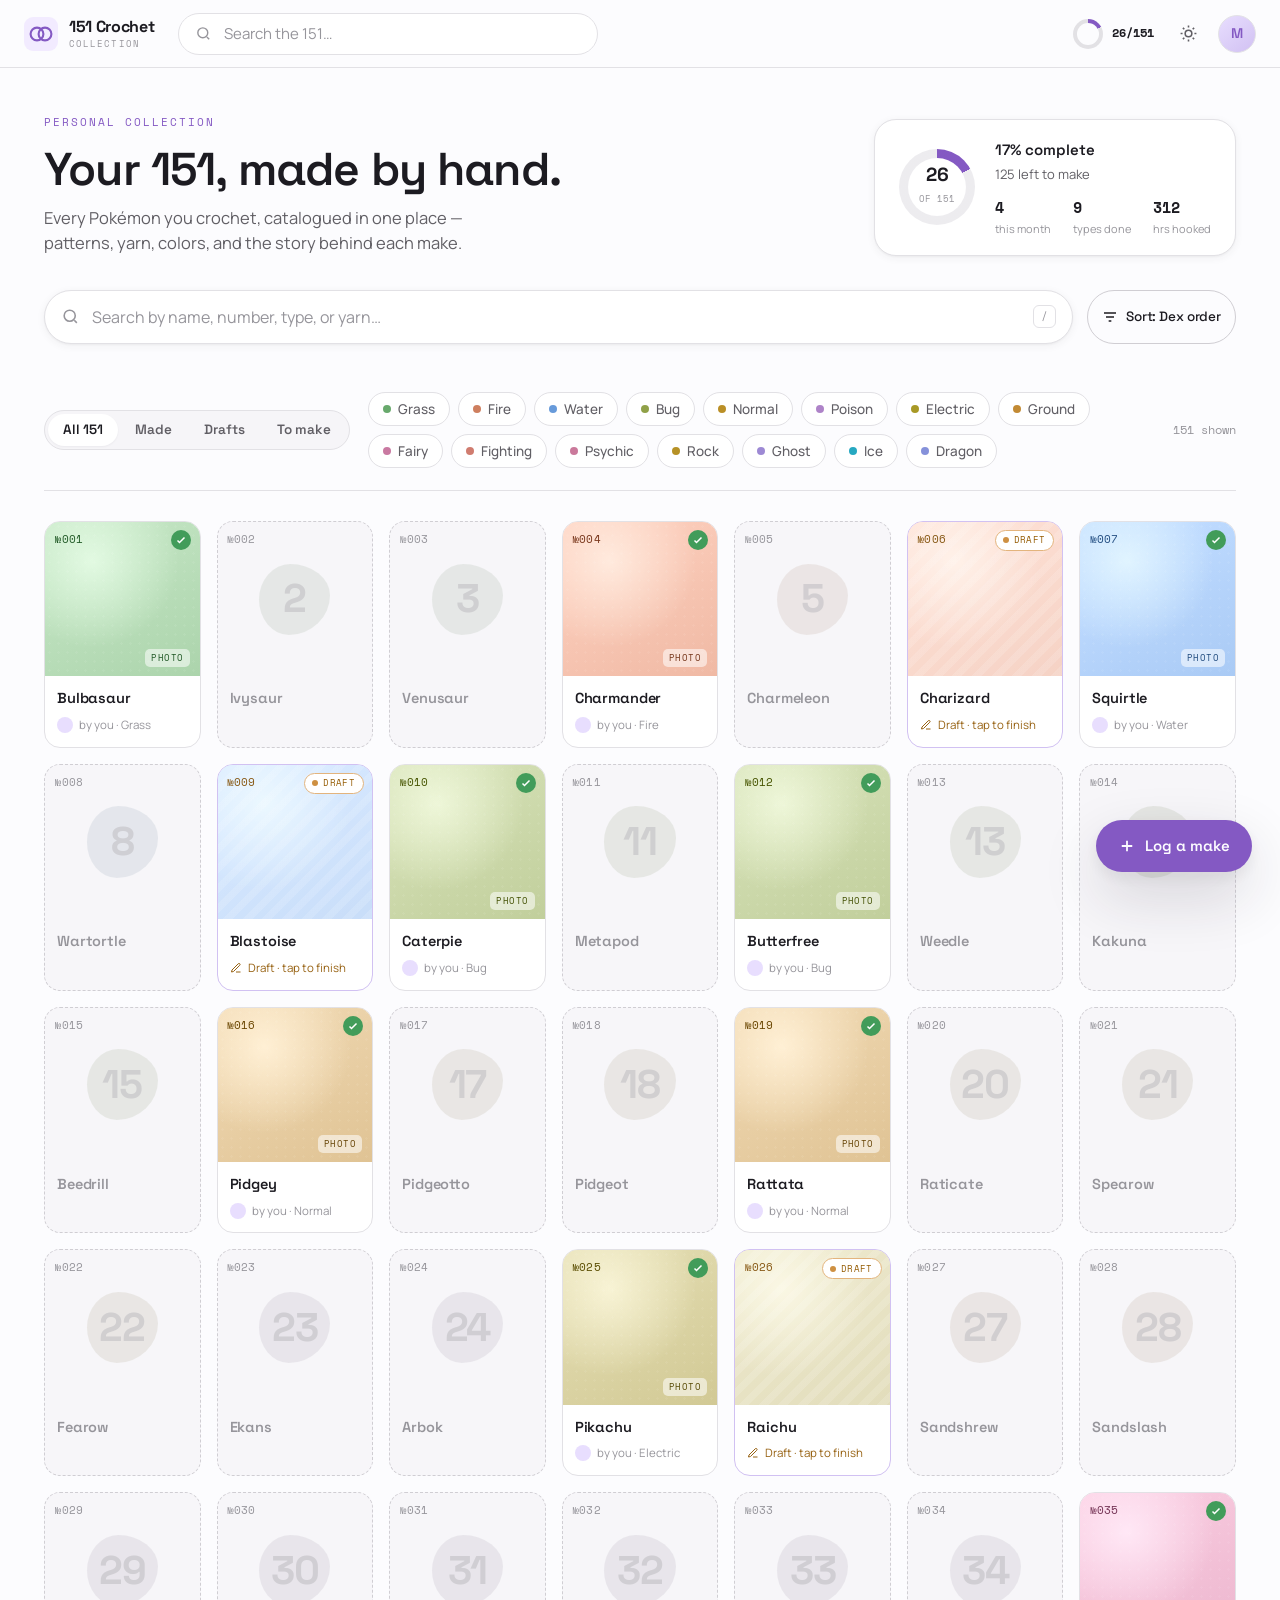
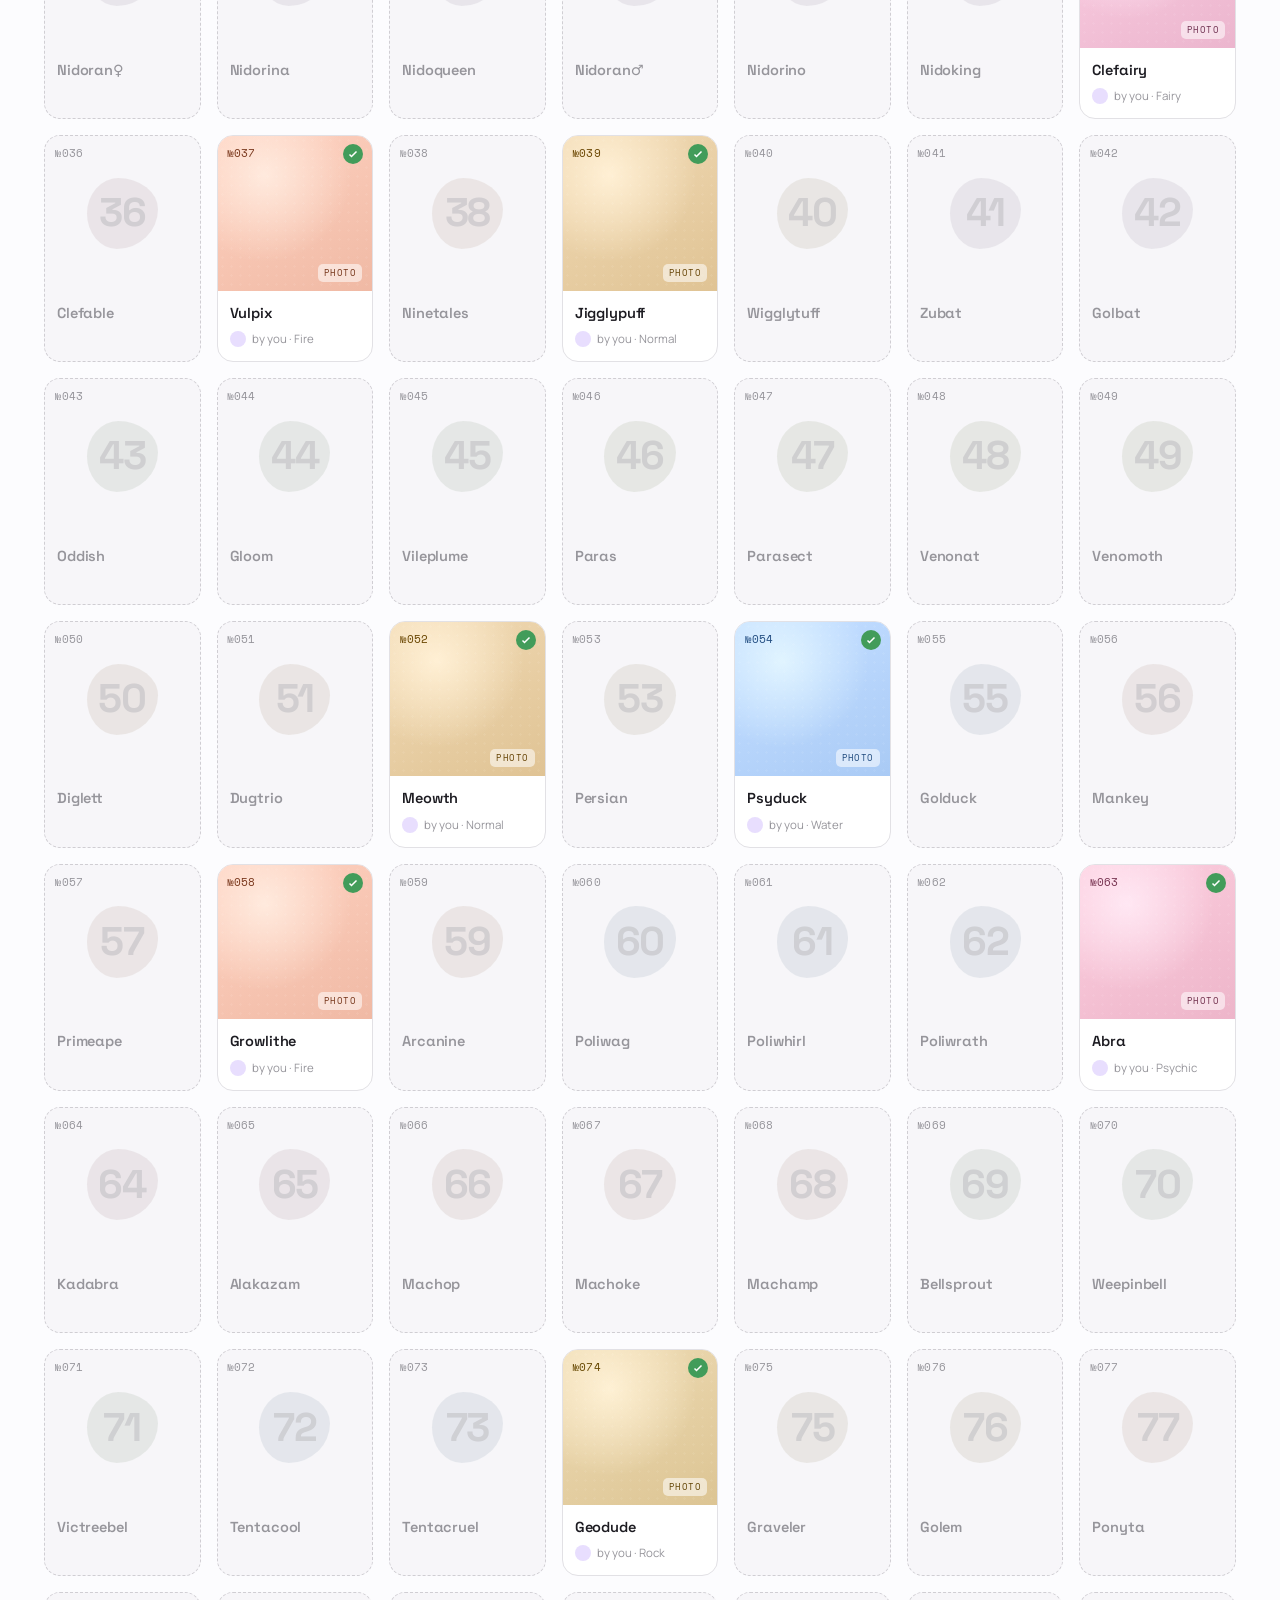
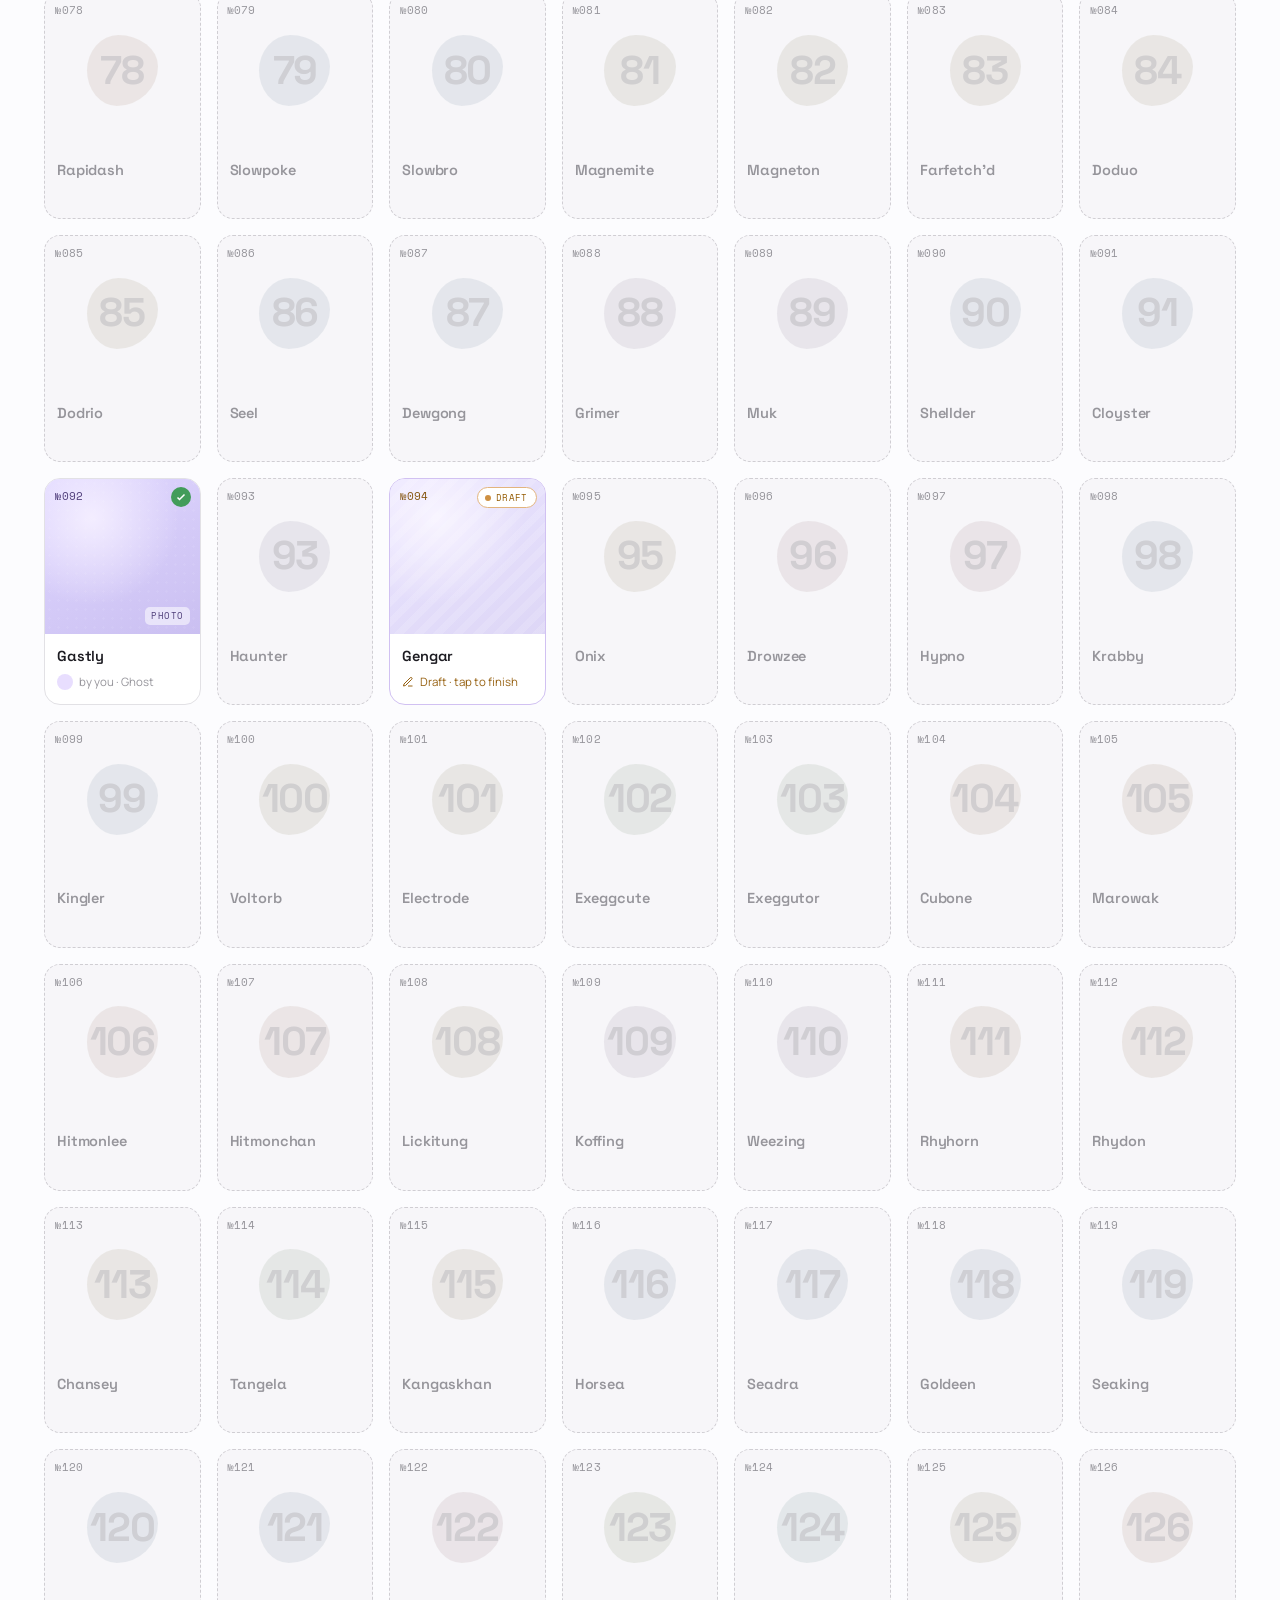
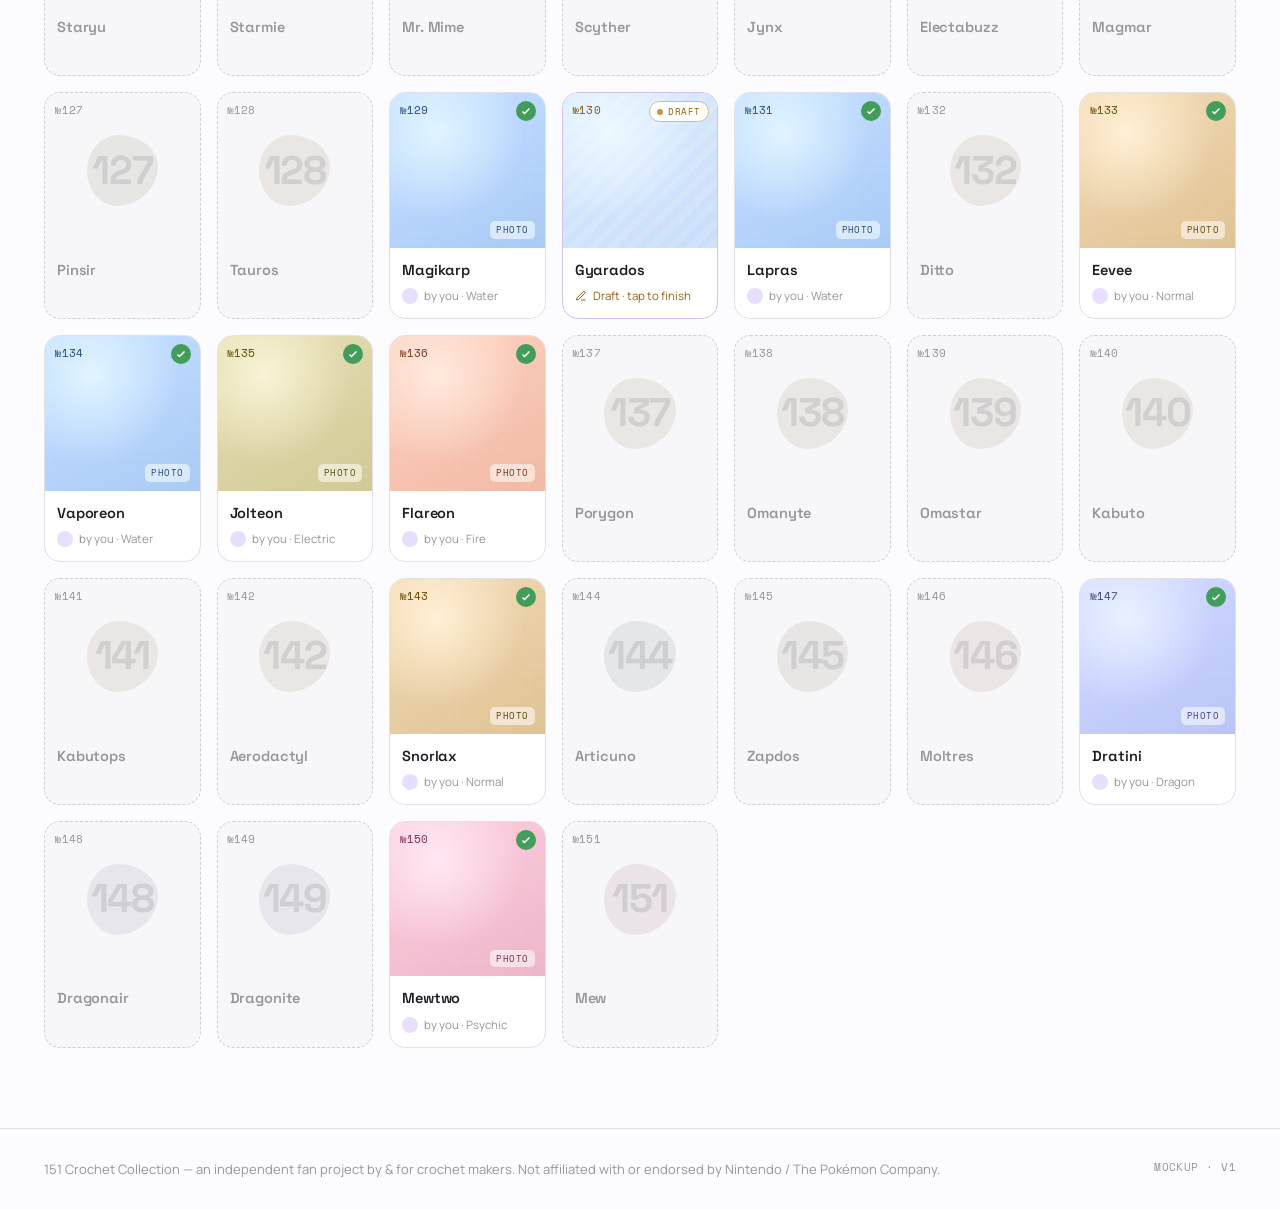
<file: project/Collection.html>
<!DOCTYPE html>
<html lang="en" data-theme="light">
<head>
<meta charset="UTF-8">
<meta name="viewport" content="width=device-width, initial-scale=1">
<title>Collection — 151 Crochet</title>
<link rel="preconnect" href="https://fonts.googleapis.com">
<link rel="preconnect" href="https://fonts.gstatic.com" crossorigin>
<link href="https://fonts.googleapis.com/css2?family=Space+Grotesk:wght@400;500;600;700&family=Manrope:wght@400;500;600;700;800&family=Space+Mono:wght@400;700&display=swap" rel="stylesheet">
<link rel="stylesheet" href="styles/tokens.css">
<style>
/* ============================ App shell ============================ */
.app-header {
  position: sticky; top: 0; z-index: 50;
  height: var(--header-h);
  display: flex; align-items: center; gap: 18px;
  padding: 0 24px;
  background: oklch(0.991 0.003 300 / 0.82);
  backdrop-filter: saturate(160%) blur(14px);
  border-bottom: 1px solid var(--border);
}
html[data-theme="dark"] .app-header { background: oklch(0.168 0.012 300 / 0.82); }

.brand { display: flex; align-items: center; gap: 11px; flex-shrink: 0; }
.brand .mark { width: 34px; height: 34px; flex-shrink: 0; }
.brand .wm { display: flex; flex-direction: column; line-height: 1; }
.brand .wm b { font-family: var(--font-display); font-weight: 700; font-size: 16px; letter-spacing: -0.02em; white-space: nowrap; }
.brand .wm span { font-family: var(--font-mono); font-size: 9px; letter-spacing: 0.12em; color: var(--text-faint); text-transform: uppercase; margin-top: 4px; white-space: nowrap; }

.header-search { flex: 1; max-width: 420px; margin-left: 6px; }
.header-search .field { height: 42px; }
.header-spacer { flex: 1; }

.header-actions { display: flex; align-items: center; gap: 10px; flex-shrink: 0; }
.icon-btn {
  width: 40px; height: 40px; display: grid; place-items: center;
  border-radius: var(--r-pill); color: var(--text-muted);
  border: 1px solid transparent; transition: all var(--dur) var(--ease);
}
.icon-btn:hover { background: var(--surface-2); color: var(--text); }
.avatar {
  width: 38px; height: 38px; border-radius: 50%; flex-shrink: 0;
  background: linear-gradient(140deg, var(--accent-soft-2), var(--accent-line));
  display: grid; place-items: center; font-family: var(--font-display);
  font-weight: 600; font-size: 14px; color: var(--accent);
  border: 1px solid var(--border);
}

.mini-progress { display: flex; align-items: center; gap: 9px; padding-right: 4px; }
.mini-progress .ring { width: 30px; height: 30px; border-radius: 50%;
  background: conic-gradient(var(--accent) calc(var(--p) * 1%), var(--border) 0);
  display: grid; place-items: center; }
.mini-progress .ring::after { content:""; width: 22px; height: 22px; border-radius: 50%; background: var(--bg); }
.mini-progress b { font-family: var(--font-mono); font-size: 12px; }

/* ============================ Hero ============================ */
.hero { padding: 46px 0 26px; }
.hero-top { display: flex; justify-content: space-between; align-items: flex-end; gap: 28px; flex-wrap: wrap; }
.hero h1 { font-size: clamp(30px, 4vw, 46px); font-weight: 600; }
.hero .lede { color: var(--text-muted); font-size: 16.5px; margin-top: 10px; max-width: 46ch; }
.hero .eyebrow { font-family: var(--font-mono); font-size: 11px; letter-spacing: 0.18em; text-transform: uppercase; color: var(--accent); margin-bottom: 14px; }

/* progress card */
.prog-card {
  display: flex; align-items: center; gap: 20px;
  padding: 18px 24px; border-radius: var(--r-lg);
  background: var(--surface); border: 1px solid var(--border); box-shadow: var(--shadow-sm);
}
.prog-ring { --p: 17; width: 76px; height: 76px; border-radius: 50%; flex-shrink: 0;
  background: conic-gradient(var(--accent) calc(var(--p) * 1%), var(--border-soft) 0);
  display: grid; place-items: center; }
.prog-ring::after { content:""; grid-area: 1/1; width: 58px; height: 58px; border-radius: 50%; background: var(--surface); }
.prog-ring .num { grid-area: 1/1; z-index: 1; text-align: center; }
.prog-ring .num b { font-family: var(--font-display); font-size: 19px; font-weight: 700; display: block; line-height: 1; }
.prog-ring .num span { font-family: var(--font-mono); font-size: 9px; color: var(--text-faint); }
.prog-meta { display: flex; flex-direction: column; gap: 3px; }
.prog-meta .big { font-family: var(--font-display); font-size: 15px; font-weight: 600; }
.prog-meta .sub { font-size: 13px; color: var(--text-muted); }
.prog-stats { display: flex; gap: 22px; margin-top: 8px; }
.prog-stats div b { font-family: var(--font-mono); font-size: 15px; color: var(--text); }
.prog-stats div span { display: block; font-size: 11px; color: var(--text-faint); }

/* big search */
.search-band { margin-top: 34px; display: flex; gap: 14px; align-items: center; flex-wrap: wrap; }
.search-band .field { flex: 1; min-width: 260px; height: 54px; font-size: 16px; box-shadow: var(--shadow-sm); }
.search-band .field input { font-size: 16px; }
.search-band .field .kbd { font-family: var(--font-mono); font-size: 11px; color: var(--text-faint);
  border: 1px solid var(--border); border-radius: 6px; padding: 2px 7px; }

/* ============================ Filters ============================ */
.filters { display: flex; gap: 18px; align-items: center; margin-top: 22px; flex-wrap: wrap;
  padding-bottom: 22px; border-bottom: 1px solid var(--border); }
.seg { display: inline-flex; background: var(--surface-2); border: 1px solid var(--border); border-radius: var(--r-pill); padding: 3px; gap: 2px; }
.seg button { height: 32px; padding: 0 15px; border-radius: var(--r-pill); font-size: 13.5px; font-weight: 600;
  font-family: var(--font-display); color: var(--text-muted); transition: all var(--dur) var(--ease); }
.seg button.is-active { background: var(--surface); color: var(--text); box-shadow: var(--shadow-xs); }
.type-filters { display: flex; gap: 8px; flex-wrap: wrap; flex: 1; }
.filters .count { font-family: var(--font-mono); font-size: 12px; color: var(--text-faint); margin-left: auto; }

/* ============================ Grid ============================ */
.dex-grid {
  display: grid; gap: 16px; padding: 30px 0 80px;
  grid-template-columns: repeat(auto-fill, minmax(150px, 1fr));
}

.cell {
  position: relative; border-radius: var(--r-md); overflow: hidden;
  background: var(--surface); border: 1px solid var(--border);
  transition: transform var(--dur) var(--ease-out), box-shadow var(--dur) var(--ease), border-color var(--dur) var(--ease);
  cursor: pointer;
}
.cell:hover { transform: translateY(-3px); box-shadow: var(--shadow-md); border-color: var(--border-strong); }

.cell .photo { position: relative; aspect-ratio: 1; }
.cell .dex { position: absolute; top: 9px; left: 10px; z-index: 3;
  font-family: var(--font-mono); font-size: 10.5px; letter-spacing: 0.02em; color: var(--text-faint); }
.cell .meta { padding: 11px 12px 13px; }
.cell .nm { font-family: var(--font-display); font-weight: 600; font-size: 14.5px; letter-spacing: -0.01em; }
.cell .by { display: flex; align-items: center; gap: 6px; margin-top: 6px; font-size: 11.5px; color: var(--text-faint); }
.cell .by .av { width: 16px; height: 16px; border-radius: 50%; background: var(--accent-soft-2); }

/* — Collected: soft type-hued textured 'photo' tile — */
.cell.made .photo {
  background:
    radial-gradient(circle at 30% 25%, oklch(0.96 0.04 var(--th)) 0%, transparent 55%),
    linear-gradient(150deg, oklch(0.90 0.055 var(--th)), oklch(0.83 0.07 var(--th)));
}
html[data-theme="dark"] .cell.made .photo {
  background:
    radial-gradient(circle at 30% 25%, oklch(0.42 0.06 var(--th)) 0%, transparent 55%),
    linear-gradient(150deg, oklch(0.36 0.06 var(--th)), oklch(0.30 0.07 var(--th)));
}
.cell.made .photo::after { /* stitch texture */
  content:""; position: absolute; inset: 0;
  background-image: radial-gradient(oklch(1 0 0 / 0.16) 1.1px, transparent 1.2px);
  background-size: 9px 9px; mix-blend-mode: soft-light; opacity: 0.9;
}
.cell.made .ph-tag { position: absolute; bottom: 9px; right: 10px; z-index: 3;
  font-family: var(--font-mono); font-size: 9px; letter-spacing: 0.05em; text-transform: uppercase;
  color: oklch(0.40 0.10 var(--th)); background: oklch(1 0 0 / 0.55); padding: 2px 6px; border-radius: 5px; }
html[data-theme="dark"] .cell.made .ph-tag { color: oklch(0.9 0.06 var(--th)); background: oklch(0 0 0 / 0.3); }
.cell.made .made-badge { position: absolute; top: 8px; right: 9px; z-index: 3;
  width: 20px; height: 20px; border-radius: 50%; background: var(--good); display: grid; place-items: center; }
.cell.made .made-badge svg { width: 12px; height: 12px; }

/* — Draft: a started make, not yet finished — */
.cell.draft { border-color: var(--accent-line); }
.cell.draft:hover { border-color: var(--accent); }
.cell.draft .photo {
  background:
    radial-gradient(circle at 30% 25%, oklch(0.96 0.04 var(--th)) 0%, transparent 55%),
    linear-gradient(150deg, oklch(0.90 0.055 var(--th)), oklch(0.83 0.07 var(--th)));
}
html[data-theme="dark"] .cell.draft .photo {
  background:
    radial-gradient(circle at 30% 25%, oklch(0.42 0.06 var(--th)) 0%, transparent 55%),
    linear-gradient(150deg, oklch(0.36 0.06 var(--th)), oklch(0.30 0.07 var(--th)));
}
.cell.draft .photo::after { /* WIP stripes + muting scrim */
  content:""; position:absolute; inset:0;
  background:
    repeating-linear-gradient(135deg, oklch(1 0 0 / 0.14) 0 7px, transparent 7px 14px),
    oklch(1 0 0 / 0.36);
}
html[data-theme="dark"] .cell.draft .photo::after {
  background:
    repeating-linear-gradient(135deg, oklch(1 0 0 / 0.05) 0 7px, transparent 7px 14px),
    oklch(0.17 0.012 300 / 0.46);
}
.cell.draft .draft-badge { position: absolute; top: 8px; right: 8px; z-index: 3;
  display: inline-flex; align-items: center; gap: 5px; height: 21px; padding: 0 8px 0 7px; border-radius: var(--r-pill);
  background: var(--surface); border: 1px solid oklch(0.80 0.09 70);
  font-family: var(--font-mono); font-size: 9px; text-transform: uppercase; letter-spacing: 0.04em; color: oklch(0.52 0.12 70); }
html[data-theme="dark"] .cell.draft .draft-badge { background: var(--surface); border-color: oklch(0.5 0.1 70); color: oklch(0.82 0.11 70); }
.cell.draft .draft-badge .d { width: 6px; height: 6px; border-radius: 50%; background: var(--warn); }
.cell.draft .by { color: oklch(0.54 0.11 70); }
html[data-theme="dark"] .cell.draft .by { color: oklch(0.80 0.10 70); }

/* — Uncollected: faint placeholder slot (number + name + silhouette) — */
.cell.todo { background: var(--bg-subtle); border-style: dashed; border-color: var(--border-strong); }
.cell.todo:hover { border-color: var(--accent-line); background: var(--accent-soft); }
.cell.todo .photo { display: grid; place-items: center; }
.cell.todo .ghost-num { font-family: var(--font-display); font-weight: 700; font-size: 40px;
  color: var(--text-ghost); opacity: 0.55; letter-spacing: -0.03em; }
.cell.todo .silhouette { position: absolute; inset: 0; display: grid; place-items: center; opacity: 0.5; }
.cell.todo .silhouette .blob { width: 46%; height: 46%; border-radius: 44% 56% 58% 42% / 50% 44% 56% 50%;
  background: oklch(0.88 0.012 var(--th)); }
html[data-theme="dark"] .cell.todo .silhouette .blob { background: oklch(0.30 0.014 var(--th)); }
.cell.todo .nm { color: var(--text-faint); }
.cell.todo .add-hint { display: flex; align-items: center; gap: 5px; margin-top: 6px; font-size: 11.5px; color: var(--accent);
  opacity: 0; transform: translateY(2px); transition: all var(--dur) var(--ease); }
.cell.todo:hover .add-hint { opacity: 1; transform: none; }

/* ============================ FAB / footer ============================ */
.add-fab {
  position: fixed; right: 28px; bottom: 28px; z-index: 40;
  height: 52px; padding: 0 22px; border-radius: var(--r-pill);
  background: var(--accent); color: var(--accent-contrast);
  display: flex; align-items: center; gap: 9px; box-shadow: var(--shadow-lg);
  font-family: var(--font-display); font-weight: 600; font-size: 15px;
  transition: transform var(--dur) var(--ease-out), background var(--dur) var(--ease);
}
.add-fab:hover { transform: translateY(-2px); background: var(--accent-hover); }

.site-foot { border-top: 1px solid var(--border); padding: 30px 0; color: var(--text-faint); font-size: 13px; }
.site-foot .container { display: flex; justify-content: space-between; gap: 18px; flex-wrap: wrap; }

/* ============================ Responsive ============================ */
@media (max-width: 900px) {
  .header-search { display: none; }
  .prog-card { width: 100%; }
}
@media (max-width: 640px) {
  .app-header { gap: 10px; padding: 0 16px; }
  .hero { padding: 28px 0 18px; }
  .dex-grid { grid-template-columns: repeat(auto-fill, minmax(44vw, 1fr)); gap: 12px; }
  .brand .wm span { display: none; }
  .filters .count { display: none; }
  .add-fab { right: 16px; bottom: 16px; }
}
</style>
</head>
<body>

<header class="app-header" data-screen-label="Collection · header">
  <a class="brand" href="index.html" aria-label="151 Crochet Collection home">
    <svg class="mark" viewBox="0 0 34 34" fill="none" aria-hidden="true">
      <rect width="34" height="34" rx="9" fill="var(--accent-soft)"/>
      <circle cx="13" cy="17" r="6.4" stroke="var(--accent)" stroke-width="2.1"/>
      <circle cx="21" cy="17" r="6.4" stroke="var(--accent)" stroke-width="2.1"/>
    </svg>
    <span class="wm"><b>151 Crochet</b><span>Collection</span></span>
  </a>

  <div class="header-search">
    <label class="field">
      <svg width="17" height="17" viewBox="0 0 24 24" fill="none" stroke="var(--text-faint)" stroke-width="2"><circle cx="11" cy="11" r="7"/><path d="m20 20-3.2-3.2"/></svg>
      <input type="search" placeholder="Search the 151…" aria-label="Search">
    </label>
  </div>

  <div class="header-spacer"></div>

  <div class="header-actions">
    <div class="mini-progress" title="26 of 151 made">
      <div class="ring" style="--p:17"></div><b>26/151</b>
    </div>
    <button class="icon-btn" id="themeBtn" aria-label="Toggle theme" title="Toggle light / dark">
      <svg id="iconSun" width="19" height="19" viewBox="0 0 24 24" fill="none" stroke="currentColor" stroke-width="2"><circle cx="12" cy="12" r="4.2"/><path d="M12 2v2.5M12 19.5V22M4.9 4.9l1.8 1.8M17.3 17.3l1.8 1.8M2 12h2.5M19.5 12H22M4.9 19.1l1.8-1.8M17.3 6.7l1.8-1.8"/></svg>
    </button>
    <div class="avatar" title="Maya R.">M</div>
  </div>
</header>

<main class="container">
  <!-- ===== Hero ===== -->
  <section class="hero">
    <div class="hero-top">
      <div>
        <div class="eyebrow">Personal collection</div>
        <h1>Your 151, made by hand.</h1>
        <p class="lede">Every Pokémon you crochet, catalogued in one place — patterns, yarn, colors, and the story behind each make.</p>
      </div>

      <div class="prog-card">
        <div class="prog-ring" style="--p:17">
          <div class="num"><b>26</b><span>OF 151</span></div>
        </div>
        <div class="prog-meta">
          <div class="big">17% complete</div>
          <div class="sub">125 left to make</div>
          <div class="prog-stats">
            <div><b>4</b><span>this month</span></div>
            <div><b>9</b><span>types done</span></div>
            <div><b>312</b><span>hrs hooked</span></div>
          </div>
        </div>
      </div>
    </div>

    <div class="search-band">
      <label class="field">
        <svg width="19" height="19" viewBox="0 0 24 24" fill="none" stroke="var(--text-faint)" stroke-width="2"><circle cx="11" cy="11" r="7"/><path d="m20 20-3.2-3.2"/></svg>
        <input type="search" placeholder="Search by name, number, type, or yarn…" aria-label="Search collection">
        <span class="kbd">/</span>
      </label>
      <button class="btn btn-ghost btn-sm" style="height:54px">
        <svg width="16" height="16" viewBox="0 0 24 24" fill="none" stroke="currentColor" stroke-width="2"><path d="M3 6h18M6 12h12M10 18h4"/></svg>
        Sort: Dex order
      </button>
    </div>
  </section>

  <!-- ===== Filters ===== -->
  <div class="filters">
    <div class="seg" role="tablist">
      <button class="is-active" data-f="all">All 151</button>
      <button data-f="made">Made</button>
      <button data-f="draft">Drafts</button>
      <button data-f="todo">To make</button>
    </div>
    <div class="type-filters" id="typeFilters"></div>
    <div class="count" id="resultCount">151 shown</div>
  </div>

  <!-- ===== Grid ===== -->
  <section class="dex-grid" id="grid"></section>
</main>

<a class="add-fab" href="LogMake.html"><svg width="18" height="18" viewBox="0 0 24 24" fill="none" stroke="currentColor" stroke-width="2.4"><path d="M12 5v14M5 12h14"/></svg> Log a make</a>

<footer class="site-foot">
  <div class="container">
    <span>151 Crochet Collection — an independent fan project by &amp; for crochet makers. Not affiliated with or endorsed by Nintendo / The Pokémon Company.</span>
    <span class="mono">Mockup · v1</span>
  </div>
</footer>

<script>
/* ---- the original 151: [dex, name, type] ---- */
const DEX = [[1,"Bulbasaur","Grass"],[2,"Ivysaur","Grass"],[3,"Venusaur","Grass"],[4,"Charmander","Fire"],[5,"Charmeleon","Fire"],[6,"Charizard","Fire"],[7,"Squirtle","Water"],[8,"Wartortle","Water"],[9,"Blastoise","Water"],[10,"Caterpie","Bug"],[11,"Metapod","Bug"],[12,"Butterfree","Bug"],[13,"Weedle","Bug"],[14,"Kakuna","Bug"],[15,"Beedrill","Bug"],[16,"Pidgey","Normal"],[17,"Pidgeotto","Normal"],[18,"Pidgeot","Normal"],[19,"Rattata","Normal"],[20,"Raticate","Normal"],[21,"Spearow","Normal"],[22,"Fearow","Normal"],[23,"Ekans","Poison"],[24,"Arbok","Poison"],[25,"Pikachu","Electric"],[26,"Raichu","Electric"],[27,"Sandshrew","Ground"],[28,"Sandslash","Ground"],[29,"Nidoran♀","Poison"],[30,"Nidorina","Poison"],[31,"Nidoqueen","Poison"],[32,"Nidoran♂","Poison"],[33,"Nidorino","Poison"],[34,"Nidoking","Poison"],[35,"Clefairy","Fairy"],[36,"Clefable","Fairy"],[37,"Vulpix","Fire"],[38,"Ninetales","Fire"],[39,"Jigglypuff","Normal"],[40,"Wigglytuff","Normal"],[41,"Zubat","Poison"],[42,"Golbat","Poison"],[43,"Oddish","Grass"],[44,"Gloom","Grass"],[45,"Vileplume","Grass"],[46,"Paras","Bug"],[47,"Parasect","Bug"],[48,"Venonat","Bug"],[49,"Venomoth","Bug"],[50,"Diglett","Ground"],[51,"Dugtrio","Ground"],[52,"Meowth","Normal"],[53,"Persian","Normal"],[54,"Psyduck","Water"],[55,"Golduck","Water"],[56,"Mankey","Fighting"],[57,"Primeape","Fighting"],[58,"Growlithe","Fire"],[59,"Arcanine","Fire"],[60,"Poliwag","Water"],[61,"Poliwhirl","Water"],[62,"Poliwrath","Water"],[63,"Abra","Psychic"],[64,"Kadabra","Psychic"],[65,"Alakazam","Psychic"],[66,"Machop","Fighting"],[67,"Machoke","Fighting"],[68,"Machamp","Fighting"],[69,"Bellsprout","Grass"],[70,"Weepinbell","Grass"],[71,"Victreebel","Grass"],[72,"Tentacool","Water"],[73,"Tentacruel","Water"],[74,"Geodude","Rock"],[75,"Graveler","Rock"],[76,"Golem","Rock"],[77,"Ponyta","Fire"],[78,"Rapidash","Fire"],[79,"Slowpoke","Water"],[80,"Slowbro","Water"],[81,"Magnemite","Electric"],[82,"Magneton","Electric"],[83,"Farfetch'd","Normal"],[84,"Doduo","Normal"],[85,"Dodrio","Normal"],[86,"Seel","Water"],[87,"Dewgong","Water"],[88,"Grimer","Poison"],[89,"Muk","Poison"],[90,"Shellder","Water"],[91,"Cloyster","Water"],[92,"Gastly","Ghost"],[93,"Haunter","Ghost"],[94,"Gengar","Ghost"],[95,"Onix","Rock"],[96,"Drowzee","Psychic"],[97,"Hypno","Psychic"],[98,"Krabby","Water"],[99,"Kingler","Water"],[100,"Voltorb","Electric"],[101,"Electrode","Electric"],[102,"Exeggcute","Grass"],[103,"Exeggutor","Grass"],[104,"Cubone","Ground"],[105,"Marowak","Ground"],[106,"Hitmonlee","Fighting"],[107,"Hitmonchan","Fighting"],[108,"Lickitung","Normal"],[109,"Koffing","Poison"],[110,"Weezing","Poison"],[111,"Rhyhorn","Ground"],[112,"Rhydon","Ground"],[113,"Chansey","Normal"],[114,"Tangela","Grass"],[115,"Kangaskhan","Normal"],[116,"Horsea","Water"],[117,"Seadra","Water"],[118,"Goldeen","Water"],[119,"Seaking","Water"],[120,"Staryu","Water"],[121,"Starmie","Water"],[122,"Mr. Mime","Psychic"],[123,"Scyther","Bug"],[124,"Jynx","Ice"],[125,"Electabuzz","Electric"],[126,"Magmar","Fire"],[127,"Pinsir","Bug"],[128,"Tauros","Normal"],[129,"Magikarp","Water"],[130,"Gyarados","Water"],[131,"Lapras","Water"],[132,"Ditto","Normal"],[133,"Eevee","Normal"],[134,"Vaporeon","Water"],[135,"Jolteon","Electric"],[136,"Flareon","Fire"],[137,"Porygon","Normal"],[138,"Omanyte","Rock"],[139,"Omastar","Rock"],[140,"Kabuto","Rock"],[141,"Kabutops","Rock"],[142,"Aerodactyl","Rock"],[143,"Snorlax","Normal"],[144,"Articuno","Ice"],[145,"Zapdos","Electric"],[146,"Moltres","Fire"],[147,"Dratini","Dragon"],[148,"Dragonair","Dragon"],[149,"Dragonite","Dragon"],[150,"Mewtwo","Psychic"],[151,"Mew","Psychic"]];

const TYPE_HUE = {Grass:145,Fire:42,Water:255,Bug:120,Normal:80,Poison:312,Electric:100,Ground:70,Fairy:350,Fighting:30,Psychic:355,Rock:85,Ghost:295,Ice:215,Dragon:275,Steel:250,Flying:235,Dark:35};
const MADE = new Set([1,4,7,10,12,16,19,25,35,37,39,52,54,58,63,74,92,129,131,133,134,135,136,143,147,150]);
const DRAFTS = new Set([6,9,26,94,130]); // started, not yet finished
const MAKERS = ["Maya R."];

const check = '<svg viewBox="0 0 24 24" fill="none" stroke="white" stroke-width="3"><path d="M5 13l4 4L19 7"/></svg>';

function cellHTML([dex,name,type]){
  const hue = TYPE_HUE[type] ?? 300;
  const made = MADE.has(dex);
  const draft = DRAFTS.has(dex);
  const num = String(dex).padStart(3,'0');
  if(made){
    // created -> detail page
    return `<a class="cell made" style="--th:${hue}" data-type="${type}" data-state="made" href="Detail.html">
      <div class="photo">
        <span class="dex" style="color:oklch(0.42 0.1 ${hue})">№${num}</span>
        <span class="made-badge">${check}</span>
        <span class="ph-tag">photo</span>
      </div>
      <div class="meta">
        <div class="nm">${name}</div>
        <div class="by"><span class="av"></span> by you · ${type}</div>
      </div>
    </a>`;
  }
  if(draft){
    // saved draft -> resume the log-a-make form, prefilled
    return `<a class="cell draft" style="--th:${hue}" data-type="${type}" data-state="draft" href="LogMake.html?dex=${dex}&draft=1">
      <div class="photo">
        <span class="dex" style="color:oklch(0.5 0.1 70)">№${num}</span>
        <span class="draft-badge"><span class="d"></span> Draft</span>
      </div>
      <div class="meta">
        <div class="nm">${name}</div>
        <div class="by"><svg width="12" height="12" viewBox="0 0 24 24" fill="none" stroke="currentColor" stroke-width="2"><path d="M12 20h9M16.5 3.5a2.1 2.1 0 0 1 3 3L7 19l-4 1 1-4z"/></svg> Draft · tap to finish</div>
      </div>
    </a>`;
  }
  // empty slot -> start a new make for this creature
  return `<a class="cell todo" style="--th:${hue}" data-type="${type}" data-state="todo" href="LogMake.html?dex=${dex}&new=1">
    <div class="photo">
      <span class="dex">№${num}</span>
      <span class="silhouette"><span class="blob"></span></span>
      <span class="ghost-num">${dex}</span>
    </div>
    <div class="meta">
      <div class="nm">${name}</div>
      <div class="add-hint"><svg width="13" height="13" viewBox="0 0 24 24" fill="none" stroke="currentColor" stroke-width="2.4"><path d="M12 5v14M5 12h14"/></svg> Make this one</div>
    </div>
  </a>`;
}

const grid = document.getElementById('grid');
function render(filterState, filterType){
  const rows = DEX.filter(([d,n,t])=>{
    if(filterState==='made'  && !MADE.has(d)) return false;
    if(filterState==='draft' && !DRAFTS.has(d)) return false;
    if(filterState==='todo'  && (MADE.has(d) || DRAFTS.has(d))) return false;
    if(filterType && t!==filterType) return false;
    return true;
  });
  grid.innerHTML = rows.map(cellHTML).join('');
  document.getElementById('resultCount').textContent = rows.length + ' shown';
}

/* type filter chips */
const types = [...new Set(DEX.map(d=>d[2]))];
let activeType = null, activeState = 'all';
const tf = document.getElementById('typeFilters');
tf.innerHTML = types.map(t=>`<button class="chip" data-type="${t}" style="--th:${TYPE_HUE[t]}"><span class="dot" style="background:oklch(0.62 0.13 ${TYPE_HUE[t]})"></span>${t}</button>`).join('');
tf.addEventListener('click', e=>{
  const b = e.target.closest('.chip'); if(!b) return;
  const t = b.dataset.type;
  if(activeType===t){ activeType=null; b.classList.remove('is-active'); }
  else { tf.querySelectorAll('.chip').forEach(c=>c.classList.remove('is-active')); activeType=t; b.classList.add('is-active'); }
  render(activeState, activeType);
});
document.querySelector('.seg').addEventListener('click', e=>{
  const b = e.target.closest('button'); if(!b) return;
  document.querySelectorAll('.seg button').forEach(x=>x.classList.remove('is-active'));
  b.classList.add('is-active'); activeState = b.dataset.f; render(activeState, activeType);
});

render('all', null);

/* theme toggle */
const root = document.documentElement;
const saved = localStorage.getItem('theme151'); if(saved) root.dataset.theme = saved;
document.getElementById('themeBtn').addEventListener('click', ()=>{
  const next = root.dataset.theme==='dark' ? 'light' : 'dark';
  root.dataset.theme = next; localStorage.setItem('theme151', next);
});
</script>
</body>
</html>
</file>
<file: styles/tokens.css>
/* ============================================================================
   151 Crochet Collection — Design Tokens & Base System
   ----------------------------------------------------------------------------
   Aesthetic: clean & editorial. Crisp warm-neutral surfaces, generous
   whitespace, soft-violet accent. Geometric sans throughout.
   Light is default; add data-theme="dark" on <html> for dark mode.
   All color in oklch so light/dark stay perceptually matched.
   ============================================================================ */

/* ----- Fonts (loaded via <link> in each page head) -------------------------
   Display / UI : "Space Grotesk"
   Body         : "Manrope"
   Spec / meta  : "Space Mono"
   --------------------------------------------------------------------------- */

:root {
  /* — Neutral surfaces (warm, faint violet undertone, chroma <= 0.006) — */
  --bg:          oklch(0.991 0.003 300);
  --bg-subtle:   oklch(0.974 0.004 300);
  --surface:     oklch(1    0     0);
  --surface-2:   oklch(0.972 0.004 300);
  --border:      oklch(0.912 0.005 300);
  --border-soft: oklch(0.945 0.004 300);
  --border-strong: oklch(0.855 0.006 300);

  /* — Text — */
  --text:        oklch(0.225 0.012 300);
  --text-muted:  oklch(0.488 0.011 300);
  --text-faint:  oklch(0.672 0.009 300);
  --text-ghost:  oklch(0.80  0.006 300);

  /* — Accent: soft violet — */
  --accent:         oklch(0.560 0.160 300);
  --accent-hover:   oklch(0.498 0.172 300);
  --accent-press:   oklch(0.452 0.175 300);
  --accent-soft:    oklch(0.952 0.030 300);
  --accent-soft-2:  oklch(0.918 0.045 300);
  --accent-line:    oklch(0.840 0.070 300);
  --accent-contrast: oklch(0.99 0.005 300);

  /* — Functional — */
  --good:      oklch(0.62 0.13 150);
  --good-soft: oklch(0.95 0.03 150);
  --warn:      oklch(0.70 0.12 70);

  /* — Radius — */
  --r-xs:   7px;
  --r-sm:   11px;
  --r-md:   16px;
  --r-lg:   22px;
  --r-xl:   30px;
  --r-pill: 999px;

  /* — Shadow (soft, editorial; barely-there) — */
  --shadow-xs: 0 1px 2px oklch(0.3 0.02 300 / 0.05);
  --shadow-sm: 0 2px 8px oklch(0.3 0.02 300 / 0.06), 0 1px 2px oklch(0.3 0.02 300 / 0.04);
  --shadow-md: 0 8px 28px oklch(0.3 0.03 300 / 0.10), 0 2px 6px oklch(0.3 0.02 300 / 0.05);
  --shadow-lg: 0 24px 60px oklch(0.25 0.04 300 / 0.16), 0 6px 16px oklch(0.3 0.02 300 / 0.07);
  --ring: 0 0 0 3px oklch(0.560 0.160 300 / 0.28);

  /* — Typography — */
  --font-display: "Space Grotesk", system-ui, sans-serif;
  --font-body:    "Manrope", system-ui, sans-serif;
  --font-mono:    "Space Mono", ui-monospace, monospace;

  /* — Spacing scale — */
  --sp-1: 4px;  --sp-2: 8px;  --sp-3: 12px; --sp-4: 16px;
  --sp-5: 24px; --sp-6: 32px; --sp-7: 48px; --sp-8: 64px; --sp-9: 96px;

  /* — Layout — */
  --maxw: 1240px;
  --header-h: 68px;

  /* — Motion — */
  --ease:     cubic-bezier(0.22, 0.61, 0.36, 1);
  --ease-out: cubic-bezier(0.16, 1, 0.3, 1);
  --dur: 0.22s;
}

html[data-theme="dark"] {
  --bg:          oklch(0.168 0.012 300);
  --bg-subtle:   oklch(0.198 0.012 300);
  --surface:     oklch(0.214 0.013 300);
  --surface-2:   oklch(0.250 0.014 300);
  --border:      oklch(0.305 0.013 300);
  --border-soft: oklch(0.262 0.012 300);
  --border-strong: oklch(0.392 0.014 300);

  --text:        oklch(0.952 0.005 300);
  --text-muted:  oklch(0.715 0.012 300);
  --text-faint:  oklch(0.535 0.012 300);
  --text-ghost:  oklch(0.40  0.012 300);

  --accent:         oklch(0.730 0.150 300);
  --accent-hover:   oklch(0.788 0.140 300);
  --accent-press:   oklch(0.820 0.130 300);
  --accent-soft:    oklch(0.282 0.052 300);
  --accent-soft-2:  oklch(0.330 0.065 300);
  --accent-line:    oklch(0.430 0.085 300);
  --accent-contrast: oklch(0.165 0.02 300);

  --good:      oklch(0.74 0.13 150);
  --good-soft: oklch(0.30 0.05 150);

  --shadow-xs: 0 1px 2px oklch(0 0 0 / 0.30);
  --shadow-sm: 0 2px 8px oklch(0 0 0 / 0.34), 0 1px 2px oklch(0 0 0 / 0.28);
  --shadow-md: 0 8px 28px oklch(0 0 0 / 0.44), 0 2px 6px oklch(0 0 0 / 0.30);
  --shadow-lg: 0 24px 60px oklch(0 0 0 / 0.55), 0 6px 16px oklch(0 0 0 / 0.34);
  --ring: 0 0 0 3px oklch(0.730 0.150 300 / 0.34);
}

/* ============================================================================
   Base
   ============================================================================ */
*, *::before, *::after { box-sizing: border-box; }
* { margin: 0; }

html { -webkit-text-size-adjust: 100%; }

body {
  font-family: var(--font-body);
  background: var(--bg);
  color: var(--text);
  line-height: 1.55;
  -webkit-font-smoothing: antialiased;
  text-rendering: optimizeLegibility;
  font-feature-settings: "ss01", "cv01";
  transition: background var(--dur) var(--ease), color var(--dur) var(--ease);
}

h1, h2, h3, h4, h5 {
  font-family: var(--font-display);
  font-weight: 600;
  line-height: 1.08;
  letter-spacing: -0.018em;
  color: var(--text);
  text-wrap: balance;
}

p { text-wrap: pretty; }
a { color: inherit; text-decoration: none; }
img, svg { display: block; max-width: 100%; }
button { font-family: inherit; cursor: pointer; border: none; background: none; color: inherit; }
input, select, textarea { font-family: inherit; font-size: inherit; color: inherit; }

::selection { background: var(--accent-soft-2); color: var(--text); }

:focus-visible {
  outline: none;
  box-shadow: var(--ring);
  border-radius: var(--r-xs);
}

.mono {
  font-family: var(--font-mono);
  font-size: 11px;
  letter-spacing: 0.04em;
  text-transform: uppercase;
  color: var(--text-faint);
}

/* ============================================================================
   Shared components
   ============================================================================ */

/* — Buttons — */
.btn {
  display: inline-flex; align-items: center; justify-content: center; gap: 8px;
  height: 44px; padding: 0 20px;
  border-radius: var(--r-pill);
  font-family: var(--font-display);
  font-weight: 500; font-size: 15px; letter-spacing: -0.01em;
  white-space: nowrap;
  transition: background var(--dur) var(--ease), color var(--dur) var(--ease),
              border-color var(--dur) var(--ease), transform 0.08s var(--ease),
              box-shadow var(--dur) var(--ease);
}
.btn:active { transform: translateY(1px); }
.btn-primary { background: var(--accent); color: var(--accent-contrast); }
.btn-primary:hover { background: var(--accent-hover); }
.btn-ghost { background: transparent; color: var(--text); border: 1px solid var(--border-strong); }
.btn-ghost:hover { background: var(--surface-2); border-color: var(--text-faint); }
.btn-soft { background: var(--accent-soft); color: var(--accent); }
.btn-soft:hover { background: var(--accent-soft-2); }
.btn-sm { height: 36px; padding: 0 14px; font-size: 13.5px; }
.btn-icon { width: 44px; height: 44px; padding: 0; border-radius: var(--r-pill); }

/* — Chips / filters — */
.chip {
  display: inline-flex; align-items: center; gap: 7px;
  height: 34px; padding: 0 14px;
  border-radius: var(--r-pill);
  background: var(--surface); border: 1px solid var(--border);
  font-size: 13.5px; font-weight: 500; color: var(--text-muted);
  transition: all var(--dur) var(--ease);
}
.chip:hover { border-color: var(--text-faint); color: var(--text); }
.chip[aria-pressed="true"], .chip.is-active {
  background: var(--accent); border-color: var(--accent); color: var(--accent-contrast);
}
.chip .dot { width: 8px; height: 8px; border-radius: 50%; background: currentColor; opacity: 0.85; }

/* — Inputs — */
.field {
  display: flex; align-items: center; gap: 10px;
  height: 48px; padding: 0 16px;
  background: var(--surface); border: 1px solid var(--border);
  border-radius: var(--r-pill);
  transition: border-color var(--dur) var(--ease), box-shadow var(--dur) var(--ease);
}
.field:focus-within { border-color: var(--accent); box-shadow: var(--ring); }
.field input { flex: 1; border: none; background: none; outline: none; font-size: 15px; }
.field input::placeholder { color: var(--text-faint); }

/* — Badge — */
.badge {
  display: inline-flex; align-items: center; gap: 6px;
  height: 24px; padding: 0 9px;
  border-radius: var(--r-pill);
  font-family: var(--font-mono); font-size: 10.5px; letter-spacing: 0.03em;
  text-transform: uppercase;
}
.badge-good    { background: var(--good-soft); color: var(--good); }
.badge-accent  { background: var(--accent-soft); color: var(--accent); }
.badge-outline { border: 1px solid var(--border-strong); color: var(--text-muted); }

/* — Type dot palette — */
.type-tag {
  --c: 0.055;
  display: inline-flex; align-items: center; gap: 6px;
  height: 22px; padding: 0 9px 0 7px; border-radius: var(--r-pill);
  font-size: 11.5px; font-weight: 600; letter-spacing: 0.01em;
  background: oklch(0.94 var(--c) var(--th, 300));
  color: oklch(0.42 0.10 var(--th, 300));
}
html[data-theme="dark"] .type-tag {
  background: oklch(0.34 var(--c) var(--th, 300));
  color: oklch(0.86 0.09 var(--th, 300));
}
.type-tag::before {
  content: ""; width: 7px; height: 7px; border-radius: 50%;
  background: oklch(0.62 0.13 var(--th, 300));
}

/* — Divider — */
.rule { height: 1px; background: var(--border); border: 0; }

/* — Utility — */
.container { width: 100%; max-width: var(--maxw); margin: 0 auto; padding: 0 24px; }
.stack { display: flex; flex-direction: column; }
.row   { display: flex; align-items: center; }
.muted { color: var(--text-muted); }
.faint { color: var(--text-faint); }

@media (max-width: 640px) {
  .container { padding: 0 18px; }
}

@media (prefers-reduced-motion: reduce) {
  * {
    transition-duration: 0.001ms !important;
    animation-duration: 0.001ms !important;
  }
}
</file>
<file: project/styles/tokens.css>
/* ============================================================================
   Pokémon 151 Crochet Collection — Design Tokens & Base System
   ----------------------------------------------------------------------------
   Aesthetic: clean & editorial. Crisp warm-neutral surfaces, generous
   whitespace, soft-violet accent. Geometric sans throughout.
   Light is default; add data-theme="dark" on <html> for dark mode.
   All color in oklch so light/dark stay perceptually matched.
   ============================================================================ */

/* ----- Fonts (loaded via <link> in each page head) -------------------------
   Display / UI : "Space Grotesk"
   Body         : "Manrope"
   Spec / meta  : "Space Mono"
   --------------------------------------------------------------------------- */

:root {
  /* — Neutral surfaces (warm, faint violet undertone, chroma <= 0.006) — */
  --bg:          oklch(0.991 0.003 300);
  --bg-subtle:   oklch(0.974 0.004 300);
  --surface:     oklch(1    0     0);
  --surface-2:   oklch(0.972 0.004 300);
  --border:      oklch(0.912 0.005 300);
  --border-soft: oklch(0.945 0.004 300);
  --border-strong: oklch(0.855 0.006 300);

  /* — Text — */
  --text:        oklch(0.225 0.012 300);
  --text-muted:  oklch(0.488 0.011 300);
  --text-faint:  oklch(0.672 0.009 300);
  --text-ghost:  oklch(0.80  0.006 300);

  /* — Accent: soft violet — */
  --accent:         oklch(0.560 0.160 300);
  --accent-hover:   oklch(0.498 0.172 300);
  --accent-press:   oklch(0.452 0.175 300);
  --accent-soft:    oklch(0.952 0.030 300);
  --accent-soft-2:  oklch(0.918 0.045 300);
  --accent-line:    oklch(0.840 0.070 300);
  --accent-contrast: oklch(0.99 0.005 300);

  /* — Functional — */
  --good:   oklch(0.62 0.13 150);
  --good-soft: oklch(0.95 0.03 150);
  --warn:   oklch(0.70 0.12 70);

  /* — Radius — */
  --r-xs: 7px;
  --r-sm: 11px;
  --r-md: 16px;
  --r-lg: 22px;
  --r-xl: 30px;
  --r-pill: 999px;

  /* — Shadow (soft, editorial; barely-there) — */
  --shadow-xs: 0 1px 2px oklch(0.3 0.02 300 / 0.05);
  --shadow-sm: 0 2px 8px oklch(0.3 0.02 300 / 0.06), 0 1px 2px oklch(0.3 0.02 300 / 0.04);
  --shadow-md: 0 8px 28px oklch(0.3 0.03 300 / 0.10), 0 2px 6px oklch(0.3 0.02 300 / 0.05);
  --shadow-lg: 0 24px 60px oklch(0.25 0.04 300 / 0.16), 0 6px 16px oklch(0.3 0.02 300 / 0.07);
  --ring: 0 0 0 3px oklch(0.560 0.160 300 / 0.28);

  /* — Type — */
  --font-display: "Space Grotesk", system-ui, sans-serif;
  --font-body:    "Manrope", system-ui, sans-serif;
  --font-mono:    "Space Mono", ui-monospace, monospace;

  /* — Spacing scale — */
  --sp-1: 4px;  --sp-2: 8px;  --sp-3: 12px; --sp-4: 16px;
  --sp-5: 24px; --sp-6: 32px; --sp-7: 48px; --sp-8: 64px; --sp-9: 96px;

  /* — Layout — */
  --maxw: 1240px;
  --header-h: 68px;

  /* — Motion — */
  --ease: cubic-bezier(0.22, 0.61, 0.36, 1);
  --ease-out: cubic-bezier(0.16, 1, 0.3, 1);
  --dur: 0.22s;
}

html[data-theme="dark"] {
  --bg:          oklch(0.168 0.012 300);
  --bg-subtle:   oklch(0.198 0.012 300);
  --surface:     oklch(0.214 0.013 300);
  --surface-2:   oklch(0.250 0.014 300);
  --border:      oklch(0.305 0.013 300);
  --border-soft: oklch(0.262 0.012 300);
  --border-strong: oklch(0.392 0.014 300);

  --text:        oklch(0.952 0.005 300);
  --text-muted:  oklch(0.715 0.012 300);
  --text-faint:  oklch(0.535 0.012 300);
  --text-ghost:  oklch(0.40  0.012 300);

  --accent:         oklch(0.730 0.150 300);
  --accent-hover:   oklch(0.788 0.140 300);
  --accent-press:   oklch(0.820 0.130 300);
  --accent-soft:    oklch(0.282 0.052 300);
  --accent-soft-2:  oklch(0.330 0.065 300);
  --accent-line:    oklch(0.430 0.085 300);
  --accent-contrast: oklch(0.165 0.02 300);

  --good:   oklch(0.74 0.13 150);
  --good-soft: oklch(0.30 0.05 150);

  --shadow-xs: 0 1px 2px oklch(0 0 0 / 0.30);
  --shadow-sm: 0 2px 8px oklch(0 0 0 / 0.34), 0 1px 2px oklch(0 0 0 / 0.28);
  --shadow-md: 0 8px 28px oklch(0 0 0 / 0.44), 0 2px 6px oklch(0 0 0 / 0.30);
  --shadow-lg: 0 24px 60px oklch(0 0 0 / 0.55), 0 6px 16px oklch(0 0 0 / 0.34);
  --ring: 0 0 0 3px oklch(0.730 0.150 300 / 0.34);
}

/* ============================================================================
   Base
   ============================================================================ */
*, *::before, *::after { box-sizing: border-box; }
* { margin: 0; }

html { -webkit-text-size-adjust: 100%; }

body {
  font-family: var(--font-body);
  background: var(--bg);
  color: var(--text);
  line-height: 1.55;
  -webkit-font-smoothing: antialiased;
  text-rendering: optimizeLegibility;
  font-feature-settings: "ss01", "cv01";
  transition: background var(--dur) var(--ease), color var(--dur) var(--ease);
}

h1, h2, h3, h4, h5 {
  font-family: var(--font-display);
  font-weight: 600;
  line-height: 1.08;
  letter-spacing: -0.018em;
  color: var(--text);
  text-wrap: balance;
}

p { text-wrap: pretty; }
a { color: inherit; text-decoration: none; }
img, svg { display: block; max-width: 100%; }
button { font-family: inherit; cursor: pointer; border: none; background: none; color: inherit; }
input, select, textarea { font-family: inherit; font-size: inherit; color: inherit; }

::selection { background: var(--accent-soft-2); color: var(--text); }

:focus-visible {
  outline: none;
  box-shadow: var(--ring);
  border-radius: var(--r-xs);
}

/* — Mono micro-label used for craft specs / metadata — */
.mono {
  font-family: var(--font-mono);
  font-size: 11px;
  letter-spacing: 0.04em;
  text-transform: uppercase;
  color: var(--text-faint);
}

/* ============================================================================
   Shared components
   ============================================================================ */

/* — Buttons — */
.btn {
  display: inline-flex; align-items: center; justify-content: center; gap: 8px;
  height: 44px; padding: 0 20px;
  border-radius: var(--r-pill);
  font-family: var(--font-display);
  font-weight: 500; font-size: 15px; letter-spacing: -0.01em;
  white-space: nowrap;
  transition: background var(--dur) var(--ease), color var(--dur) var(--ease),
              border-color var(--dur) var(--ease), transform 0.08s var(--ease),
              box-shadow var(--dur) var(--ease);
}
.btn:active { transform: translateY(1px); }
.btn-primary { background: var(--accent); color: var(--accent-contrast); }
.btn-primary:hover { background: var(--accent-hover); }
.btn-ghost { background: transparent; color: var(--text); border: 1px solid var(--border-strong); }
.btn-ghost:hover { background: var(--surface-2); border-color: var(--text-faint); }
.btn-soft { background: var(--accent-soft); color: var(--accent); }
.btn-soft:hover { background: var(--accent-soft-2); }
.btn-sm { height: 36px; padding: 0 14px; font-size: 13.5px; }
.btn-icon { width: 44px; height: 44px; padding: 0; border-radius: var(--r-pill); }

/* — Chips / filters — */
.chip {
  display: inline-flex; align-items: center; gap: 7px;
  height: 34px; padding: 0 14px;
  border-radius: var(--r-pill);
  background: var(--surface); border: 1px solid var(--border);
  font-size: 13.5px; font-weight: 500; color: var(--text-muted);
  transition: all var(--dur) var(--ease);
}
.chip:hover { border-color: var(--text-faint); color: var(--text); }
.chip[aria-pressed="true"], .chip.is-active {
  background: var(--accent); border-color: var(--accent); color: var(--accent-contrast);
}
.chip .dot { width: 8px; height: 8px; border-radius: 50%; background: currentColor; opacity: 0.85; }

/* — Inputs — */
.field {
  display: flex; align-items: center; gap: 10px;
  height: 48px; padding: 0 16px;
  background: var(--surface); border: 1px solid var(--border);
  border-radius: var(--r-pill);
  transition: border-color var(--dur) var(--ease), box-shadow var(--dur) var(--ease);
}
.field:focus-within { border-color: var(--accent); box-shadow: var(--ring); }
.field input { flex: 1; border: none; background: none; outline: none; font-size: 15px; }
.field input::placeholder { color: var(--text-faint); }

/* — Badge — */
.badge {
  display: inline-flex; align-items: center; gap: 6px;
  height: 24px; padding: 0 9px;
  border-radius: var(--r-pill);
  font-family: var(--font-mono); font-size: 10.5px; letter-spacing: 0.03em;
  text-transform: uppercase;
}
.badge-good { background: var(--good-soft); color: var(--good); }
.badge-accent { background: var(--accent-soft); color: var(--accent); }
.badge-outline { border: 1px solid var(--border-strong); color: var(--text-muted); }

/* — Type dot palette (editorial muted; cell sets --th hue) — */
.type-tag {
  --c: 0.055;
  display: inline-flex; align-items: center; gap: 6px;
  height: 22px; padding: 0 9px 0 7px; border-radius: var(--r-pill);
  font-size: 11.5px; font-weight: 600; letter-spacing: 0.01em;
  background: oklch(0.94 var(--c) var(--th, 300));
  color: oklch(0.42 0.10 var(--th, 300));
}
html[data-theme="dark"] .type-tag {
  background: oklch(0.34 var(--c) var(--th, 300));
  color: oklch(0.86 0.09 var(--th, 300));
}
.type-tag::before { content:""; width: 7px; height: 7px; border-radius: 50%;
  background: oklch(0.62 0.13 var(--th, 300)); }

/* — Divider — */
.rule { height: 1px; background: var(--border); border: 0; }

/* — Utility — */
.container { width: 100%; max-width: var(--maxw); margin: 0 auto; padding: 0 24px; }
.stack { display: flex; flex-direction: column; }
.row { display: flex; align-items: center; }
.muted { color: var(--text-muted); }
.faint { color: var(--text-faint); }

@media (max-width: 640px) {
  .container { padding: 0 18px; }
}

@media (prefers-reduced-motion: reduce) {
  * { transition-duration: 0.001ms !important; animation-duration: 0.001ms !important; }
}
</file>
